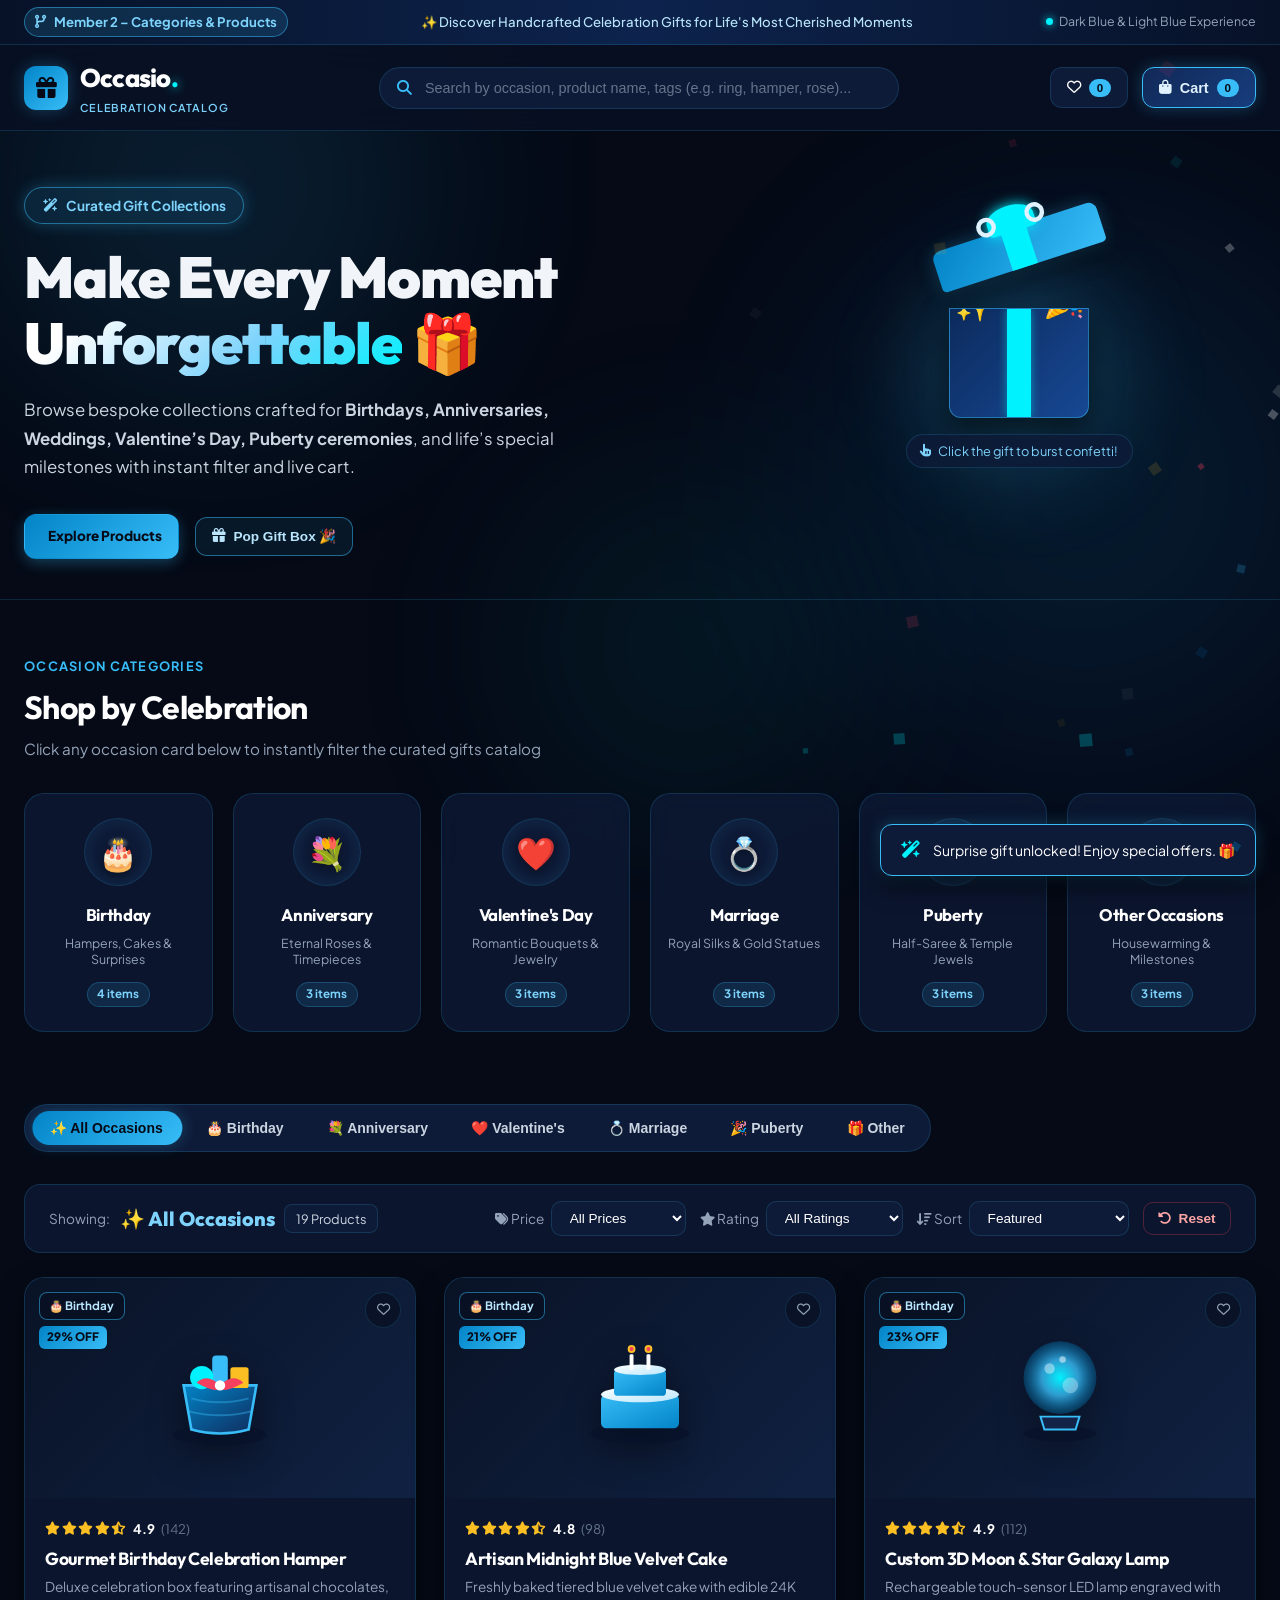
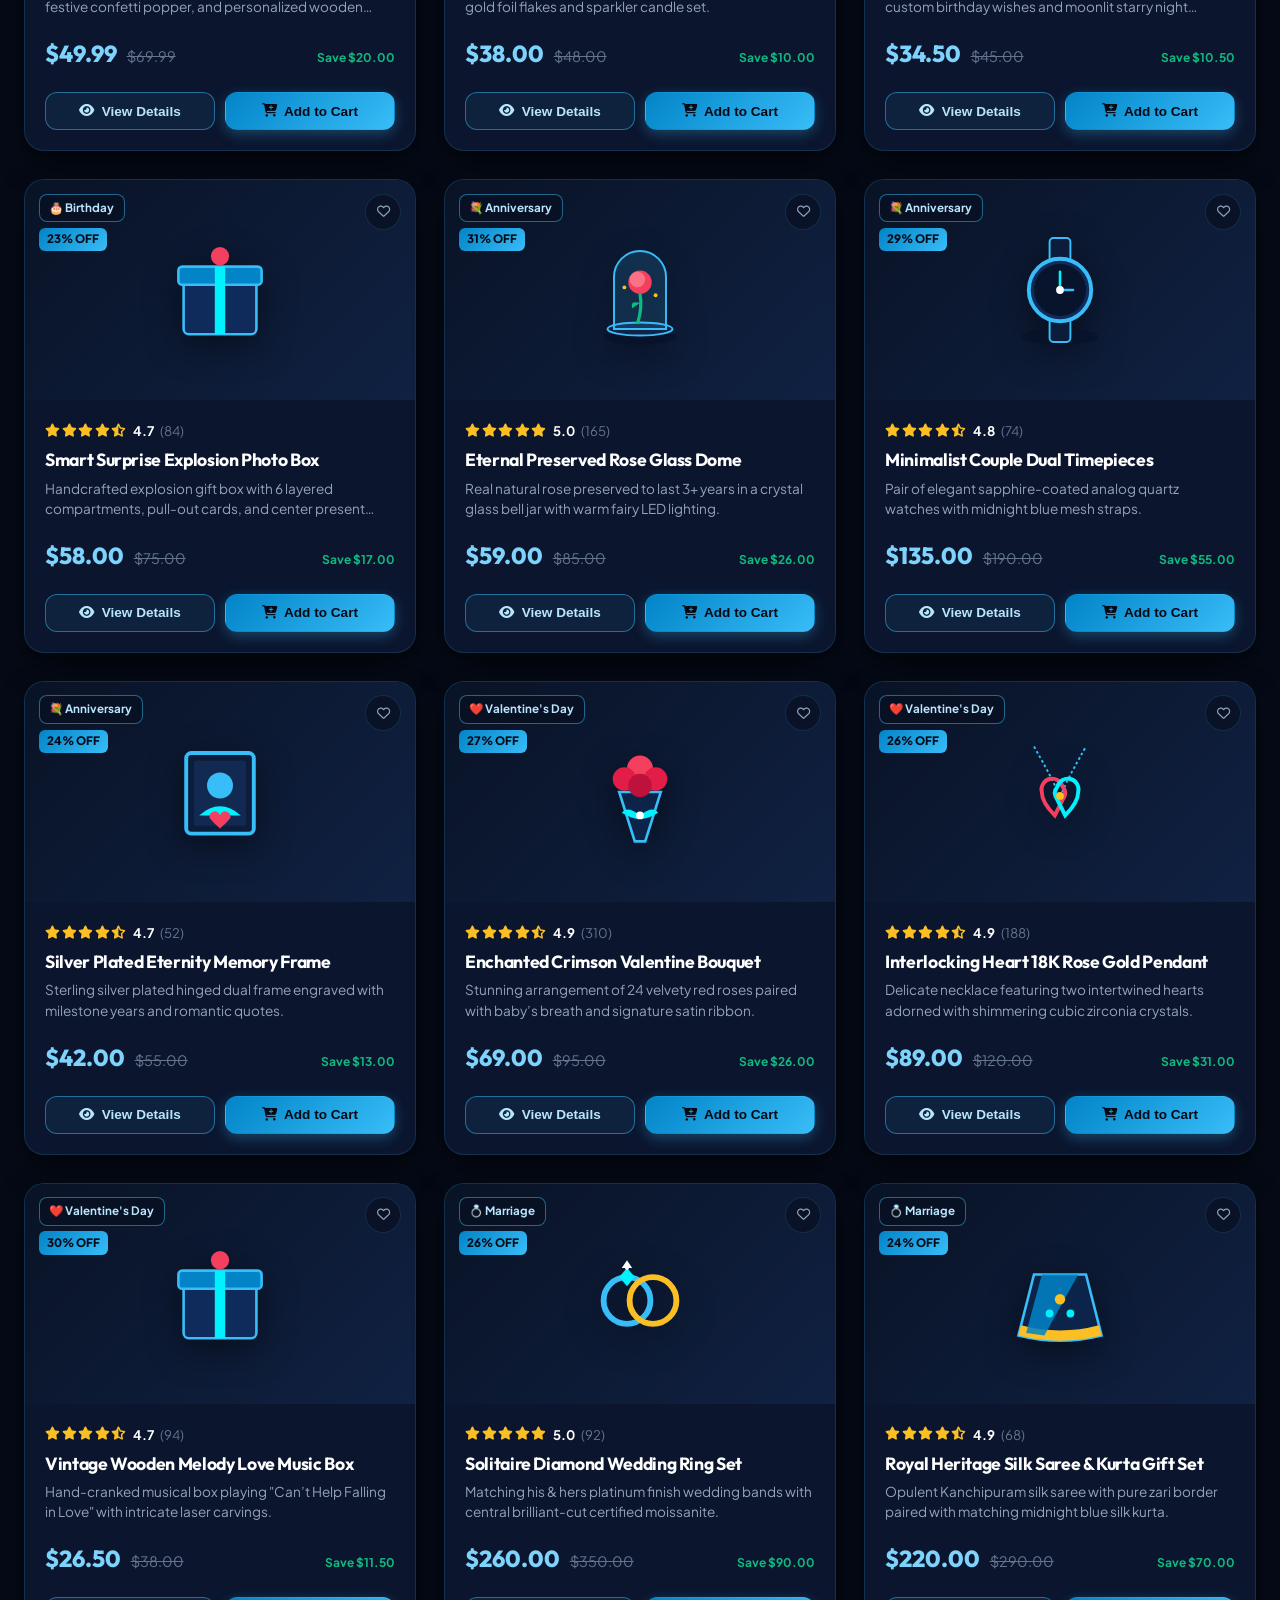
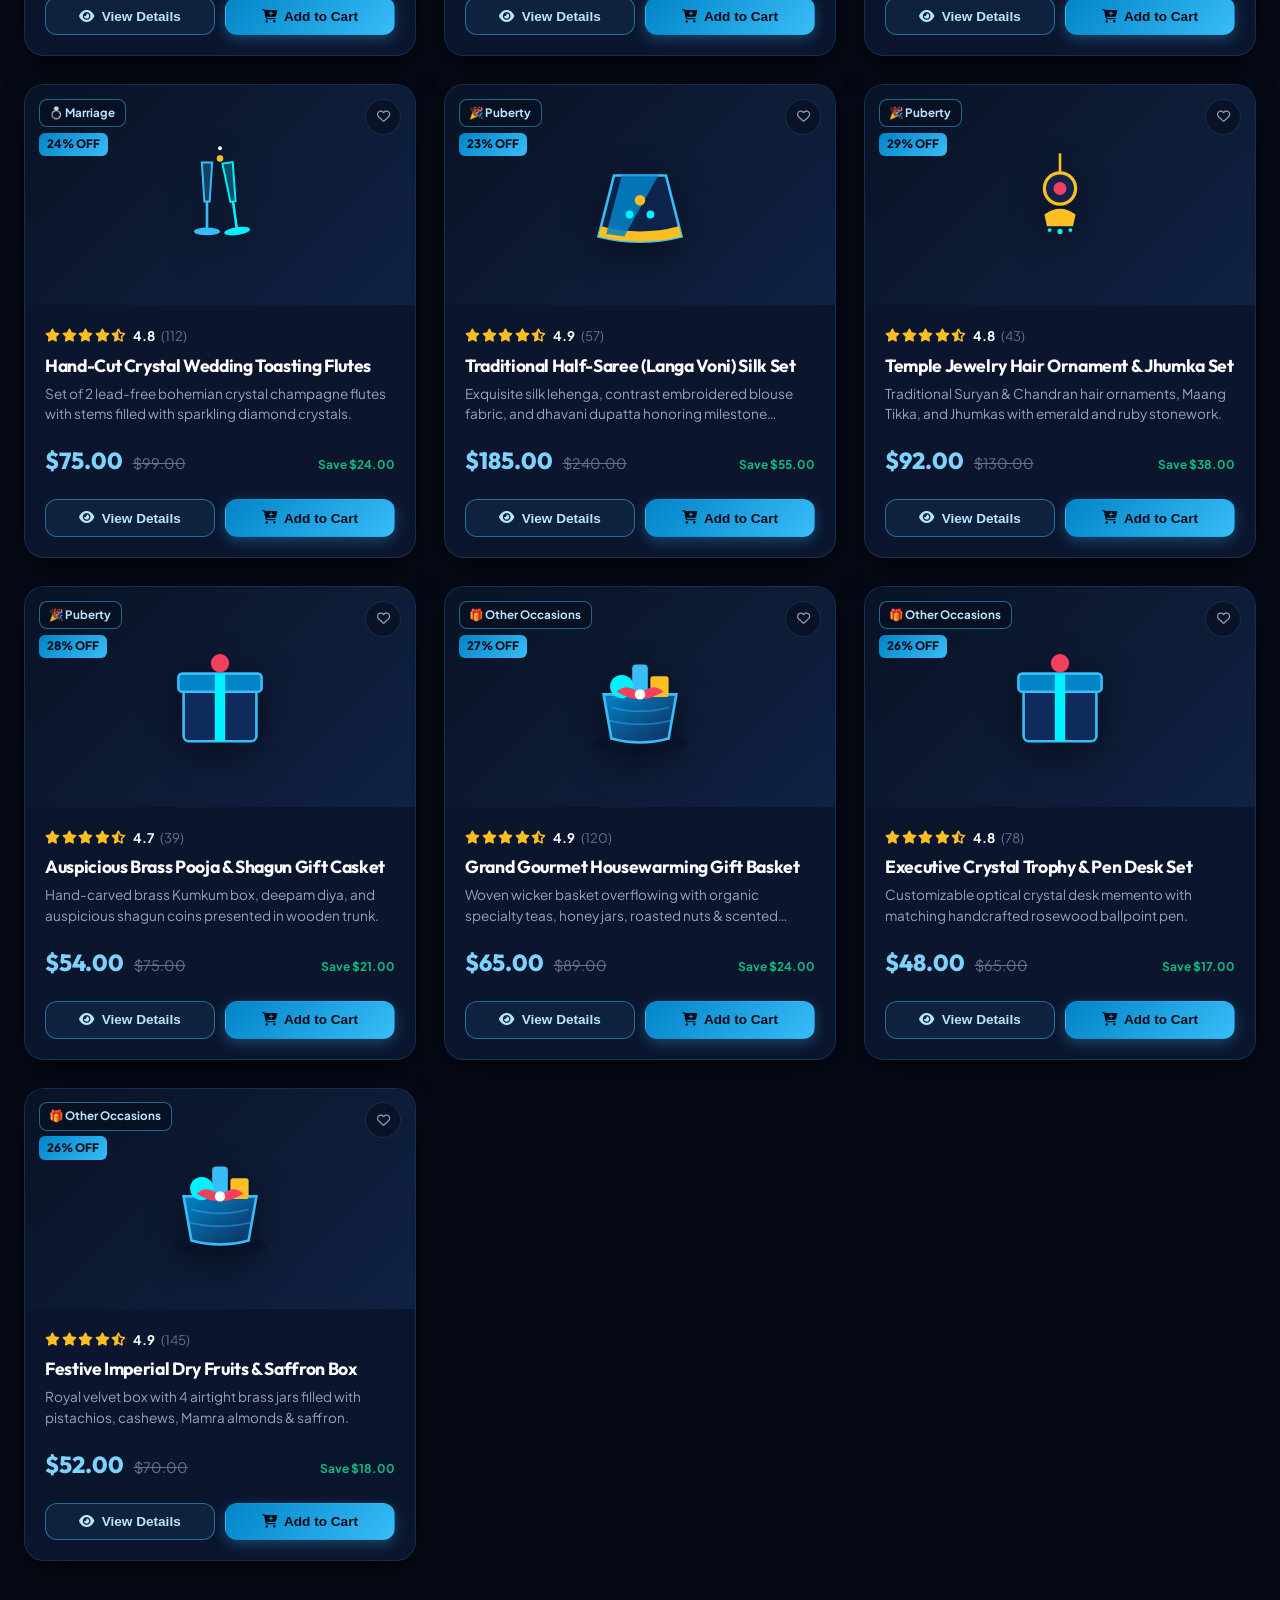
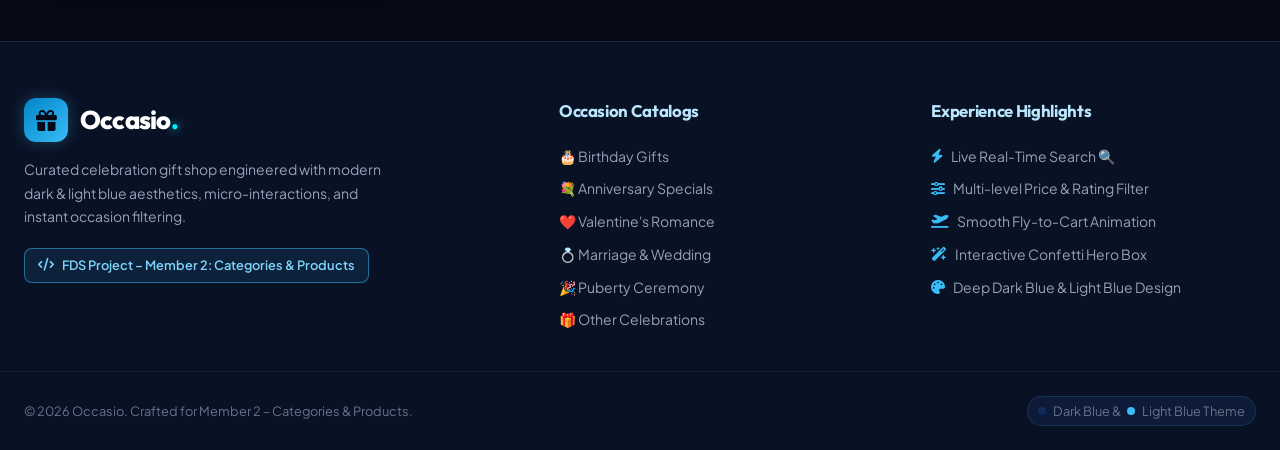
<file: member2-products/categories.html>
<!DOCTYPE html>
<html lang="en">
<head>
  <meta charset="UTF-8">
  <meta name="viewport" content="width=device-width, initial-scale=1.0">
  <title>Occasio 🎁 – Curated Occasion Gifts & Products</title>
  <!-- Google Fonts -->
  <link rel="preconnect" href="https://fonts.googleapis.com">
  <link rel="preconnect" href="https://fonts.gstatic.com" crossorigin>
  <link href="https://fonts.googleapis.com/css2?family=Outfit:wght@400;500;600;700;800;900&family=Plus+Jakarta+Sans:wght@300;400;500;600;700&display=swap" rel="stylesheet">
  <!-- FontAwesome 6 -->
  <link rel="stylesheet" href="https://cdnjs.cloudflare.com/ajax/libs/font-awesome/6.5.1/css/all.min.css">
  <link rel="stylesheet" href="style.css">
</head>
<body>
  <!-- Canvas Confetti Overlay -->
  <canvas id="confettiCanvas" class="confetti-canvas"></canvas>

  <!-- Drifting Aurora Background Mesh -->
  <div class="aurora-bg">
    <div class="aurora-blob blob-1" id="blob1"></div>
    <div class="aurora-blob blob-2" id="blob2"></div>
    <div class="aurora-blob blob-3" id="blob3"></div>
  </div>

  <!-- Announcement Bar -->
  <aside class="announcement-bar" aria-label="Portal Header">
    <div class="container announcement-inner">
      <div class="portal-badge">
        <i class="fa-solid fa-code-branch"></i> Member 2 – Categories & Products
      </div>
      <div class="announcement-tagline">
        ✨ Discover Handcrafted Celebration Gifts for Life's Most Cherished Moments
      </div>
      <div class="announcement-pill">
        <span class="live-pulse"></span> Dark Blue & Light Blue Experience
      </div>
    </div>
  </aside>

  <!-- Sticky Glass Navbar -->
  <header class="navbar" id="navbar">
    <div class="container nav-container">
      <!-- Brand Logo -->
      <a href="#" class="brand-link" id="brandLogo">
        <div class="brand-icon-box">
          <i class="fa-solid fa-gift"></i>
        </div>
        <div class="brand-copy">
          <span class="brand-title">Occasio<span class="brand-dot">.</span></span>
          <span class="brand-sub">Celebration Catalog</span>
        </div>
      </a>

      <!-- Search Input with live search -->
      <div class="search-module" role="search">
        <i class="fa-solid fa-magnifying-glass search-ico"></i>
        <input 
          type="text" 
          id="searchInput" 
          placeholder="Search by occasion, product name, tags (e.g. ring, hamper, rose)..." 
          autocomplete="off"
          aria-label="Search products"
        >
        <button id="clearSearchBtn" class="clear-search-btn" title="Clear Search" aria-label="Clear Search" style="display: none;">
          <i class="fa-solid fa-xmark"></i>
        </button>
      </div>

      <!-- Navigation Actions -->
      <div class="nav-controls">
        <button class="nav-btn wishlist-btn" id="wishlistNavBtn" title="View Wishlist" aria-label="Wishlist">
          <i class="fa-regular fa-heart"></i>
          <span class="badge" id="wishlistCount">0</span>
        </button>

        <button class="nav-btn cart-toggle-btn" id="cartNavBtn" title="View Cart" aria-label="Cart">
          <i class="fa-solid fa-bag-shopping" id="cartNavIcon"></i>
          <span class="cart-btn-text">Cart</span>
          <span class="badge cart-badge-anim" id="cartCount">0</span>
        </button>
      </div>
    </div>
  </header>

  <!-- Hero Section with Interactive Opening Gift Box & Confetti -->
  <section class="hero-section" id="heroSection">
    <div class="container hero-layout">
      <!-- Left Hero Details -->
      <div class="hero-text-col">
        <div class="hero-badge">
          <i class="fa-solid fa-wand-magic-sparkles"></i> Curated Gift Collections
        </div>
        <h1 class="hero-heading">
          Make Every Moment <br>
          <span class="gradient-blue-text">Unforgettable</span> 🎁
        </h1>
        <p class="hero-desc">
          Browse bespoke collections crafted for <strong>Birthdays, Anniversaries, Weddings, Valentine’s Day, Puberty ceremonies</strong>, and life’s special milestones with instant filter and live cart.
        </p>
        <div class="hero-cta-group">
          <a href="#catalogSection" class="btn btn-primary hero-explore-btn">
            <i class="fa-solid fa-sparkles"></i> Explore Products
          </a>
          <button class="btn btn-outline" id="reopenGiftBtn">
            <i class="fa-solid fa-gift"></i> Pop Gift Box 🎉
          </button>
        </div>
      </div>

      <!-- Right Interactive Gift Box Stage -->
      <div class="hero-gift-col">
        <div class="gift-box-wrapper" id="giftBoxContainer" title="Click to pop surprise gift box!">
          <div class="gift-aura"></div>
          <!-- 3D Gift Box -->
          <div class="gift-box" id="interactiveGiftBox">
            <div class="gift-lid" id="giftLid">
              <div class="gift-ribbon-bow"></div>
              <div class="gift-ribbon-h"></div>
            </div>
            <div class="gift-body">
              <div class="gift-ribbon-v"></div>
              <div class="gift-sparkles-burst" id="giftBurst">
                <span>✨</span><span>🎉</span><span>❤️</span><span>💍</span><span>🎂</span>
              </div>
            </div>
          </div>
          <div class="gift-tip">
            <i class="fa-solid fa-hand-pointer"></i> <span>Click the gift to burst confetti!</span>
          </div>
        </div>
      </div>
    </div>
  </section>

  <!-- Occasion Categories Showcase Section -->
  <section class="occasions-section" id="occasionsSection">
    <div class="container">
      <div class="section-header">
        <div class="header-left">
          <span class="section-badge">Occasion Categories</span>
          <h2 class="section-title">Shop by Celebration</h2>
        </div>
        <p class="section-subtitle">Click any occasion card below to instantly filter the curated gifts catalog</p>
      </div>

      <!-- 6 Occasion Category Cards + All -->
      <div class="occasions-cards-grid" id="occasionCardsContainer">
        <!-- 1. Birthday -->
        <div class="occasion-card" data-category="birthday" tabindex="0" role="button" aria-label="Birthday Category">
          <div class="card-glow"></div>
          <div class="card-icon-circle">
            <span class="occ-emoji">🎂</span>
          </div>
          <h3 class="occ-title">Birthday</h3>
          <p class="occ-desc">Hampers, Cakes & Surprises</p>
          <span class="occ-pill" id="badge-count-birthday">4 items</span>
        </div>

        <!-- 2. Anniversary -->
        <div class="occasion-card" data-category="anniversary" tabindex="0" role="button" aria-label="Anniversary Category">
          <div class="card-glow"></div>
          <div class="card-icon-circle">
            <span class="occ-emoji">💐</span>
          </div>
          <h3 class="occ-title">Anniversary</h3>
          <p class="occ-desc">Eternal Roses & Timepieces</p>
          <span class="occ-pill" id="badge-count-anniversary">3 items</span>
        </div>

        <!-- 3. Valentine's Day -->
        <div class="occasion-card" data-category="valentines" tabindex="0" role="button" aria-label="Valentine's Day Category">
          <div class="card-glow"></div>
          <div class="card-icon-circle">
            <span class="occ-emoji">❤️</span>
          </div>
          <h3 class="occ-title">Valentine's Day</h3>
          <p class="occ-desc">Romantic Bouquets & Jewelry</p>
          <span class="occ-pill" id="badge-count-valentines">3 items</span>
        </div>

        <!-- 4. Marriage -->
        <div class="occasion-card" data-category="marriage" tabindex="0" role="button" aria-label="Marriage Category">
          <div class="card-glow"></div>
          <div class="card-icon-circle">
            <span class="occ-emoji">💍</span>
          </div>
          <h3 class="occ-title">Marriage</h3>
          <p class="occ-desc">Royal Silks & Gold Statues</p>
          <span class="occ-pill" id="badge-count-marriage">3 items</span>
        </div>

        <!-- 5. Puberty -->
        <div class="occasion-card" data-category="puberty" tabindex="0" role="button" aria-label="Puberty Category">
          <div class="card-glow"></div>
          <div class="card-icon-circle">
            <span class="occ-emoji">🎉</span>
          </div>
          <h3 class="occ-title">Puberty</h3>
          <p class="occ-desc">Half-Saree & Temple Jewels</p>
          <span class="occ-pill" id="badge-count-puberty">3 items</span>
        </div>

        <!-- 6. Other Occasions -->
        <div class="occasion-card" data-category="other" tabindex="0" role="button" aria-label="Other Occasions Category">
          <div class="card-glow"></div>
          <div class="card-icon-circle">
            <span class="occ-emoji">🎁</span>
          </div>
          <h3 class="occ-title">Other Occasions</h3>
          <p class="occ-desc">Housewarming & Milestones</p>
          <span class="occ-pill" id="badge-count-other">3 items</span>
        </div>
      </div>
    </div>
  </section>

  <!-- Catalog Section: Filter Chips with Sliding Indicator + Product Grid -->
  <section class="catalog-section" id="catalogSection">
    <div class="container">
      <!-- Sliding Filter Tabs Bar -->
      <div class="filter-tabs-wrapper">
        <div class="filter-tabs-track" id="filterTabsTrack">
          <div class="sliding-pill-indicator" id="slidingIndicator"></div>
          <button class="filter-tab active" data-tab="all">✨ All Occasions</button>
          <button class="filter-tab" data-tab="birthday">🎂 Birthday</button>
          <button class="filter-tab" data-tab="anniversary">💐 Anniversary</button>
          <button class="filter-tab" data-tab="valentines">❤️ Valentine's</button>
          <button class="filter-tab" data-tab="marriage">💍 Marriage</button>
          <button class="filter-tab" data-tab="puberty">🎉 Puberty</button>
          <button class="filter-tab" data-tab="other">🎁 Other</button>
        </div>
      </div>

      <!-- Secondary Controls & Result Info -->
      <div class="catalog-toolbar">
        <div class="toolbar-left">
          <div class="current-selection-info">
            <span class="label-mute">Showing:</span>
            <span class="category-highlight" id="activeCategoryName">All Occasions</span>
            <span class="product-badge-counter" id="productsCountBadge">0 Products</span>
          </div>
        </div>

        <div class="toolbar-right">
          <!-- Price Range Filter -->
          <div class="select-group">
            <label for="priceFilterSelect"><i class="fa-solid fa-tags"></i> Price</label>
            <select id="priceFilterSelect" class="styled-select">
              <option value="all">All Prices</option>
              <option value="under-50">Under $50</option>
              <option value="50-100">$50 – $100</option>
              <option value="100-200">$100 – $200</option>
              <option value="above-200">$200 & Above</option>
            </select>
          </div>

          <!-- Rating Filter -->
          <div class="select-group">
            <label for="ratingFilterSelect"><i class="fa-solid fa-star"></i> Rating</label>
            <select id="ratingFilterSelect" class="styled-select">
              <option value="all">All Ratings</option>
              <option value="4.8">4.8★ & Above</option>
              <option value="4.5">4.5★ & Above</option>
              <option value="4.0">4.0★ & Above</option>
            </select>
          </div>

          <!-- Sort Order -->
          <div class="select-group">
            <label for="sortFilterSelect"><i class="fa-solid fa-arrow-down-wide-short"></i> Sort</label>
            <select id="sortFilterSelect" class="styled-select">
              <option value="featured">Featured</option>
              <option value="price-low">Price: Low to High</option>
              <option value="price-high">Price: High to Low</option>
              <option value="rating">Highest Rated</option>
              <option value="name">Name (A-Z)</option>
            </select>
          </div>

          <!-- Reset Filter Button -->
          <button class="btn-reset-filters" id="resetFiltersBtn" title="Reset All Filters">
            <i class="fa-solid fa-rotate-left"></i> Reset
          </button>
        </div>
      </div>

      <!-- Active Filters Tag Pills (Removable) -->
      <div class="active-filters-row" id="activeFiltersRow" style="display: none;">
        <span class="tags-label">Applied:</span>
        <div class="filter-tags-container" id="filterTagsContainer"></div>
        <button class="clear-all-link" id="clearAllFiltersBtn">Clear All</button>
      </div>

      <!-- Dynamic Product Grid -->
      <div class="products-grid" id="productsGrid">
        <!-- Rendered dynamically -->
      </div>

      <!-- Empty State -->
      <div class="empty-state-card" id="emptyStateCard" style="display: none;">
        <div class="empty-state-icon">
          <i class="fa-solid fa-magnifying-glass"></i>
        </div>
        <h3 class="empty-title">No Matching Occasion Gifts Found</h3>
        <p class="empty-desc">We couldn't find any items matching your active search or filters. Try adjusting keywords or clearing filters.</p>
        <button class="btn btn-primary" id="emptyResetBtn">
          <i class="fa-solid fa-rotate-left"></i> Reset All Filters
        </button>
      </div>
    </div>
  </section>

  <!-- Quick View Details Modal -->
  <div class="modal-backdrop" id="productModal" role="dialog" aria-modal="true" aria-labelledby="modalProductTitle">
    <div class="modal-card">
      <button class="modal-close" id="closeModalBtn" aria-label="Close Details Modal">
        <i class="fa-solid fa-xmark"></i>
      </button>
      <div class="modal-content-layout" id="modalDynamicBody">
        <!-- Injected dynamically -->
      </div>
    </div>
  </div>

  <!-- Slide-Out Cart Drawer -->
  <div class="cart-backdrop" id="cartBackdrop">
    <div class="cart-panel" id="cartPanel" role="dialog" aria-labelledby="cartPanelTitle">
      <div class="cart-top">
        <div class="cart-top-title">
          <i class="fa-solid fa-bag-shopping"></i>
          <h3 id="cartPanelTitle">Your Shopping Bag</h3>
        </div>
        <button class="cart-close" id="closeCartBtn" aria-label="Close Shopping Cart">
          <i class="fa-solid fa-xmark"></i>
        </button>
      </div>

      <div class="cart-items-scroll" id="cartItemsList">
        <!-- Cart Items Injected Dynamically -->
      </div>

      <div class="cart-bottom">
        <div class="summary-row">
          <span>Subtotal</span>
          <span class="summary-val" id="cartSubtotal">$0.00</span>
        </div>
        <div class="summary-row">
          <span>Estimated Express Shipping</span>
          <span class="free-shipping-tag">FREE</span>
        </div>
        <div class="summary-row total-row">
          <span>Total</span>
          <span class="total-val" id="cartTotal">$0.00</span>
        </div>

        <div class="cart-cta-box">
          <button class="btn btn-primary btn-block checkout-action-btn" id="checkoutBtn">
            <i class="fa-solid fa-lock"></i> Checkout Now
          </button>
          <button class="btn btn-outline btn-block clear-action-btn" id="clearCartBtn">
            <i class="fa-solid fa-trash-can"></i> Clear Cart
          </button>
        </div>
      </div>
    </div>
  </div>

  <!-- Toast Notification Stack -->
  <div class="toast-stack" id="toastStack" aria-live="polite"></div>

  <!-- Footer -->
  <footer class="site-footer">
    <div class="container footer-grid">
      <div class="footer-brand-col">
        <div class="brand-link">
          <div class="brand-icon-box">
            <i class="fa-solid fa-gift"></i>
          </div>
          <span class="brand-title">Occasio<span class="brand-dot">.</span></span>
        </div>
        <p class="footer-blurb">
          Curated celebration gift shop engineered with modern dark & light blue aesthetics, micro-interactions, and instant occasion filtering.
        </p>
        <div class="footer-tag-pill">
          <i class="fa-solid fa-code"></i> FDS Project – Member 2: Categories & Products
        </div>
      </div>

      <div class="footer-nav-col">
        <h4>Occasion Catalogs</h4>
        <ul>
          <li><a href="#catalogSection" onclick="filterByOccasion('birthday')">🎂 Birthday Gifts</a></li>
          <li><a href="#catalogSection" onclick="filterByOccasion('anniversary')">💐 Anniversary Specials</a></li>
          <li><a href="#catalogSection" onclick="filterByOccasion('valentines')">❤️ Valentine's Romance</a></li>
          <li><a href="#catalogSection" onclick="filterByOccasion('marriage')">💍 Marriage & Wedding</a></li>
          <li><a href="#catalogSection" onclick="filterByOccasion('puberty')">🎉 Puberty Ceremony</a></li>
          <li><a href="#catalogSection" onclick="filterByOccasion('other')">🎁 Other Celebrations</a></li>
        </ul>
      </div>

      <div class="footer-features-col">
        <h4>Experience Highlights</h4>
        <ul>
          <li><span><i class="fa-solid fa-bolt"></i> Live Real-Time Search 🔍</span></li>
          <li><span><i class="fa-solid fa-sliders"></i> Multi-level Price & Rating Filter</span></li>
          <li><span><i class="fa-solid fa-plane-departure"></i> Smooth Fly-to-Cart Animation</span></li>
          <li><span><i class="fa-solid fa-wand-magic-sparkles"></i> Interactive Confetti Hero Box</span></li>
          <li><span><i class="fa-solid fa-palette"></i> Deep Dark Blue & Light Blue Design</span></li>
        </ul>
      </div>
    </div>

    <div class="footer-sub-bar">
      <div class="container sub-bar-flex">
        <span>© 2026 Occasio. Crafted for Member 2 – Categories & Products.</span>
        <span class="theme-signature">
          <span class="palette-swatch swatch-dark"></span> Dark Blue &
          <span class="palette-swatch swatch-light"></span> Light Blue Theme
        </span>
      </div>
    </div>
  </footer>

  <!-- Scripts -->
  <script src="app.js"></script>
</body>
</html>
</file>
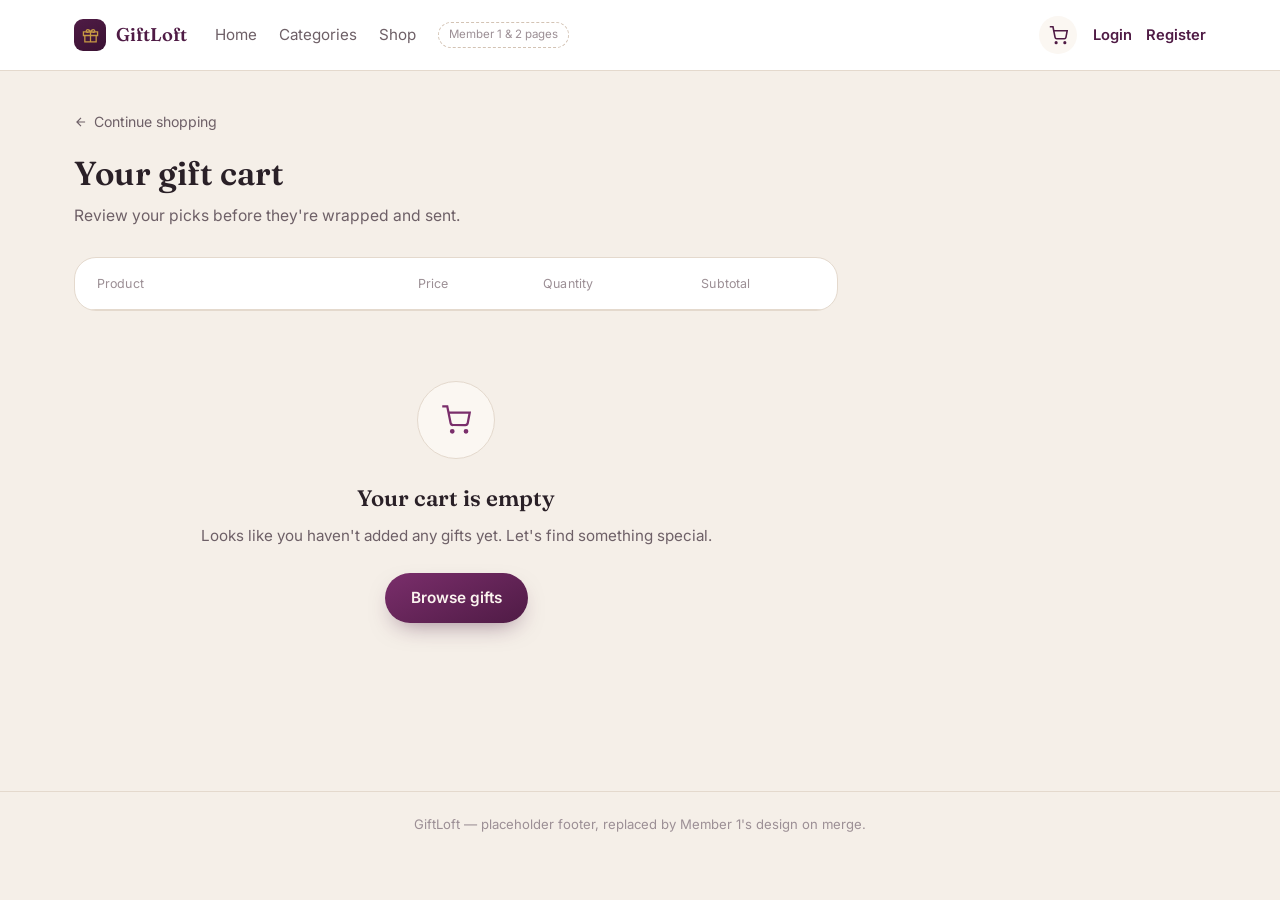
<file: giftloft-member3/pages/cart.html>
<!DOCTYPE html>
<html lang="en">
<head>
<meta charset="UTF-8">
<meta name="viewport" content="width=device-width, initial-scale=1.0">
<title>Your Cart — GiftLoft</title>
<link rel="stylesheet" href="../css/auth-cart.css">
</head>
<body class="gs-body">

  <!-- ============ TEMP NAV (Member 1 owns the real navbar) ============ -->
  <header class="gs-nav">
    <div class="gs-nav__inner">
      <a href="../index.html" class="gs-nav__brand">
        <span class="gs-nav__brand-mark" aria-hidden="true">
          <svg width="17" height="17" viewBox="0 0 24 24" fill="none" stroke="currentColor" stroke-width="1.8"><path d="M20 12v9H4v-9M2 7h20v5H2V7zm10 0v14M12 7c-1.5-4-6-4-6-1s3 1 6 1zm0 0c1.5-4 6-4 6-1s-3 1-6 1z"/></svg>
        </span>
        GiftLoft
      </a>
      <nav class="gs-nav__links" aria-label="Primary">
        <a href="../index.html">Home</a>
        <a href="categories.html">Categories</a>
        <a href="products.html">Shop</a>
        <span class="gs-nav__note">Member 1 &amp; 2 pages</span>
      </nav>
      <div class="gs-nav__actions">
        <a href="cart.html" class="gs-cart-link" aria-label="View cart">
          <svg width="19" height="19" viewBox="0 0 24 24" fill="none" stroke="currentColor" stroke-width="2"><circle cx="9" cy="21" r="1"/><circle cx="20" cy="21" r="1"/><path d="M1 1h4l2.68 13.39a2 2 0 0 0 2 1.61h9.72a2 2 0 0 0 2-1.61L23 6H6"/></svg>
          <span class="gs-cart-badge" data-gs-cart-badge data-empty="true">0</span>
        </a>
        <div data-gs-nav-auth></div>
      </div>
    </div>
  </header>

  <main class="gs-page">
    <div class="gs-page-head">
      <a href="products.html" class="gs-eyebrow-link">
        <svg width="14" height="14" viewBox="0 0 24 24" fill="none" stroke="currentColor" stroke-width="2"><path d="M19 12H5M12 19l-7-7 7-7"/></svg>
        Continue shopping
      </a>
      <h1 class="gs-page-title">Your gift cart</h1>
      <p class="gs-page-sub">Review your picks before they're wrapped and sent.</p>
    </div>

    <div class="gs-cart-layout">
      <div>
        <div class="gs-cart-list" data-gs-cart-list-wrap>
          <div class="gs-cart-list__head">
            <span>Product</span>
            <span>Price</span>
            <span>Quantity</span>
            <span>Subtotal</span>
          </div>
          <div data-gs-cart-list></div>
        </div>

        <!-- Empty state -->
        <div class="gs-empty" data-gs-cart-empty style="display:none;">
          <div class="gs-empty__icon">
            <svg width="30" height="30" viewBox="0 0 24 24" fill="none" stroke="currentColor" stroke-width="1.8"><circle cx="9" cy="21" r="1"/><circle cx="20" cy="21" r="1"/><path d="M1 1h4l2.68 13.39a2 2 0 0 0 2 1.61h9.72a2 2 0 0 0 2-1.61L23 6H6"/></svg>
          </div>
          <h2 class="gs-empty__title">Your cart is empty</h2>
          <p class="gs-empty__sub">Looks like you haven't added any gifts yet. Let's find something special.</p>
          <a href="products.html" class="gs-btn gs-btn--primary">Browse gifts</a>
        </div>
      </div>

      <!-- Gift-tag summary -->
      <aside class="gs-tag" data-gs-cart-summary>
        <h2 class="gs-tag__title">Order summary</h2>
        <p class="gs-tag__note">Taxes calculated at checkout</p>

        <div class="gs-tag__row"><span>Items</span><span data-gs-summary-qty>0</span></div>
        <div class="gs-tag__row"><span>Subtotal</span><span data-gs-summary-subtotal>₹0</span></div>
        <div class="gs-tag__row"><span>Delivery</span><span data-gs-summary-delivery>Free</span></div>
        <hr class="gs-tag__divider">
        <div class="gs-tag__row gs-tag__row--total"><span>Total</span><span data-gs-summary-total>₹0</span></div>

        <div class="gs-tag__actions">
          <a href="checkout.html" class="gs-btn gs-btn--primary gs-btn--full">Proceed to checkout</a>
          <a href="products.html" class="gs-btn gs-btn--ghost gs-btn--full">Continue shopping</a>
        </div>
      </aside>
    </div>
  </main>

  <footer class="gs-footer">GiftLoft — placeholder footer, replaced by Member 1's design on merge.</footer>

  <script src="../js/auth.js"></script>
  <script src="../js/cart.js"></script>
</body>
</html>
</file>
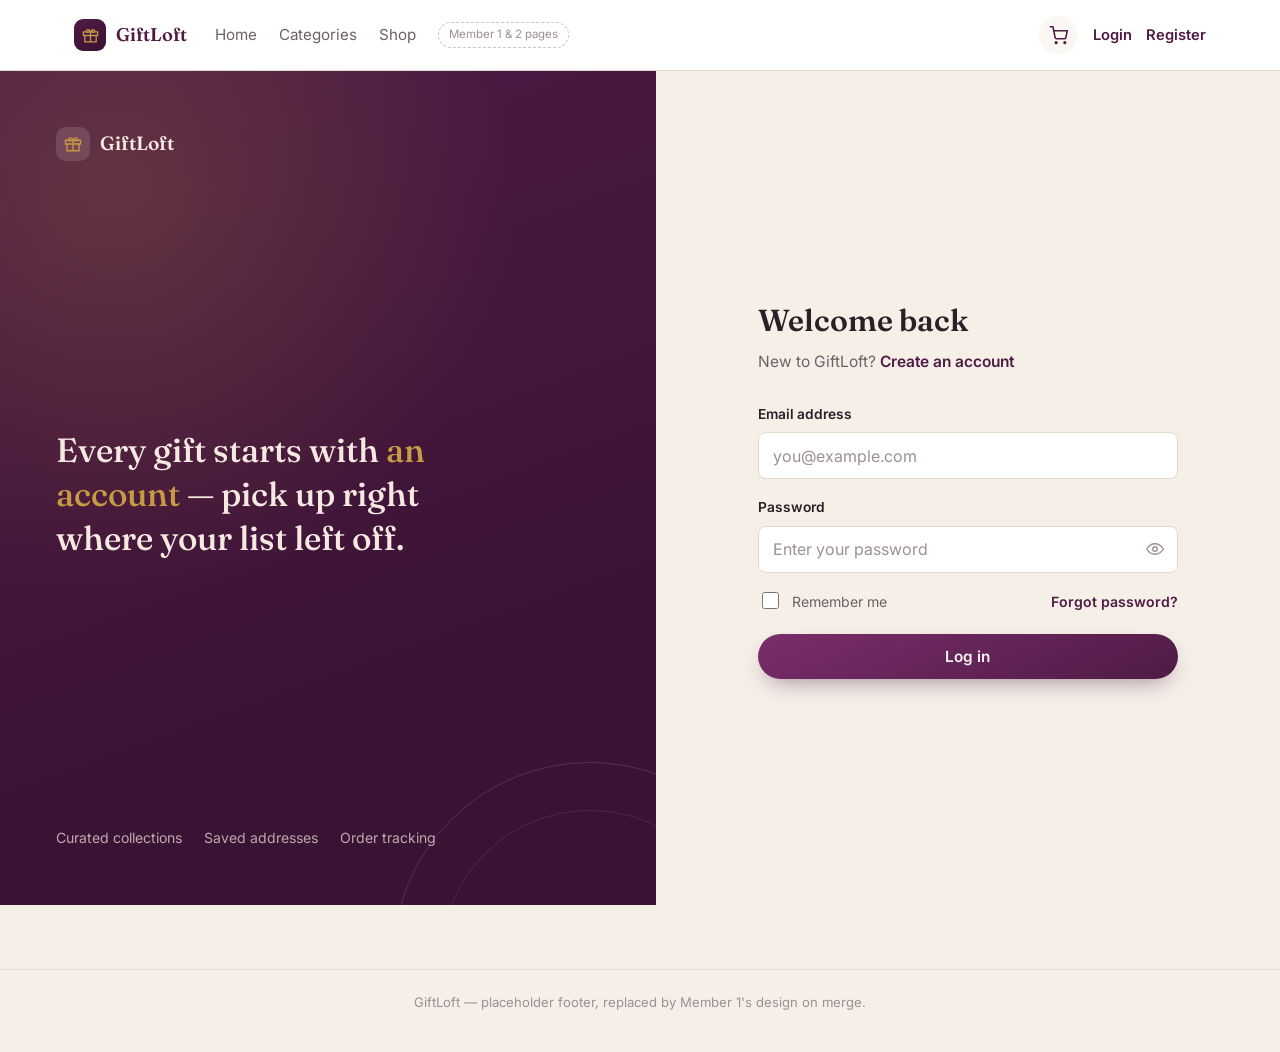
<file: giftloft-member3/pages/checkout.html>
<!DOCTYPE html>
<html lang="en">
<head>
<meta charset="UTF-8">
<meta name="viewport" content="width=device-width, initial-scale=1.0">
<title>Checkout — GiftLoft</title>
<link rel="stylesheet" href="../css/auth-cart.css">
</head>
<body class="gs-body">

  <!-- ============ TEMP NAV (Member 1 owns the real navbar) ============ -->
  <header class="gs-nav">
    <div class="gs-nav__inner">
      <a href="../index.html" class="gs-nav__brand">
        <span class="gs-nav__brand-mark" aria-hidden="true">
          <svg width="17" height="17" viewBox="0 0 24 24" fill="none" stroke="currentColor" stroke-width="1.8"><path d="M20 12v9H4v-9M2 7h20v5H2V7zm10 0v14M12 7c-1.5-4-6-4-6-1s3 1 6 1zm0 0c1.5-4 6-4 6-1s-3 1-6 1z"/></svg>
        </span>
        GiftLoft
      </a>
      <nav class="gs-nav__links" aria-label="Primary">
        <a href="../index.html">Home</a>
        <a href="categories.html">Categories</a>
        <a href="products.html">Shop</a>
        <span class="gs-nav__note">Member 1 &amp; 2 pages</span>
      </nav>
      <div class="gs-nav__actions">
        <a href="cart.html" class="gs-cart-link" aria-label="View cart">
          <svg width="19" height="19" viewBox="0 0 24 24" fill="none" stroke="currentColor" stroke-width="2"><circle cx="9" cy="21" r="1"/><circle cx="20" cy="21" r="1"/><path d="M1 1h4l2.68 13.39a2 2 0 0 0 2 1.61h9.72a2 2 0 0 0 2-1.61L23 6H6"/></svg>
          <span class="gs-cart-badge" data-gs-cart-badge data-empty="true">0</span>
        </a>
        <div data-gs-nav-auth></div>
      </div>
    </div>
  </header>

  <main class="gs-page">
    <div class="gs-page-head">
      <a href="cart.html" class="gs-eyebrow-link">
        <svg width="14" height="14" viewBox="0 0 24 24" fill="none" stroke="currentColor" stroke-width="2"><path d="M19 12H5M12 19l-7-7 7-7"/></svg>
        Back to cart
      </a>
      <h1 class="gs-page-title">Checkout</h1>
      <p class="gs-page-sub">Almost there — confirm the details and we'll get it wrapped.</p>
    </div>

    <form data-gs-checkout-form novalidate>
      <div class="gs-checkout-layout">
        <div>
          <!-- A. Customer Information -->
          <section class="gs-section">
            <div class="gs-section__head">
              <span class="gs-section__num">1</span>
              <h2 class="gs-section__title">Customer information</h2>
            </div>
            <div class="gs-field">
              <label class="gs-field__label" for="fullName">Full name</label>
              <input class="gs-input" type="text" id="fullName" name="fullName" placeholder="Ananya Sharma" required>
              <p class="gs-error-text">Enter your full name.</p>
            </div>
            <div class="gs-field__row gs-field__row--2">
              <div class="gs-field">
                <label class="gs-field__label" for="email">Email</label>
                <input class="gs-input" type="email" id="email" name="email" placeholder="you@example.com" required>
                <p class="gs-error-text">Enter a valid email address.</p>
              </div>
              <div class="gs-field">
                <label class="gs-field__label" for="phone">Phone number</label>
                <input class="gs-input" type="tel" id="phone" name="phone" placeholder="9876543210" required>
                <p class="gs-error-text">Enter a valid 10-digit phone number.</p>
              </div>
            </div>
          </section>

          <!-- B. Delivery Address -->
          <section class="gs-section">
            <div class="gs-section__head">
              <span class="gs-section__num">2</span>
              <h2 class="gs-section__title">Delivery address</h2>
            </div>
            <div class="gs-field">
              <label class="gs-field__label" for="address">Address</label>
              <input class="gs-input" type="text" id="address" name="address" placeholder="Flat / House no., street, locality" required>
              <p class="gs-error-text">Enter your delivery address.</p>
            </div>
            <div class="gs-field__row gs-field__row--3">
              <div class="gs-field">
                <label class="gs-field__label" for="city">City</label>
                <input class="gs-input" type="text" id="city" name="city" placeholder="Coimbatore" required>
                <p class="gs-error-text">Enter your city.</p>
              </div>
              <div class="gs-field">
                <label class="gs-field__label" for="state">State</label>
                <input class="gs-input" type="text" id="state" name="state" placeholder="Tamil Nadu" required>
                <p class="gs-error-text">Enter your state.</p>
              </div>
              <div class="gs-field">
                <label class="gs-field__label" for="pincode">Pincode</label>
                <input class="gs-input" type="text" id="pincode" name="pincode" placeholder="641001" inputmode="numeric" required>
                <p class="gs-error-text">Enter a valid 6-digit pincode.</p>
              </div>
            </div>
          </section>

          <!-- C. Payment Method -->
          <section class="gs-section">
            <div class="gs-section__head">
              <span class="gs-section__num">3</span>
              <h2 class="gs-section__title">Payment method</h2>
            </div>

            <div class="gs-pay-options">
              <label class="gs-pay-option" data-gs-pay-option="upi">
                <input type="radio" name="paymentMethod" value="upi" checked>
                <span class="gs-pay-option__icon">
                  <svg width="17" height="17" viewBox="0 0 24 24" fill="none" stroke="currentColor" stroke-width="1.8"><path d="M12 2 2 8l10 6 10-6-10-6zM2 16l10 6 10-6M2 12l10 6 10-6"/></svg>
                </span>
                <span>
                  <span class="gs-pay-option__label" style="display:block;">UPI</span>
                  <span class="gs-pay-option__desc">Pay instantly via any UPI app</span>
                </span>
              </label>

              <label class="gs-pay-option" data-gs-pay-option="card">
                <input type="radio" name="paymentMethod" value="card">
                <span class="gs-pay-option__icon">
                  <svg width="17" height="17" viewBox="0 0 24 24" fill="none" stroke="currentColor" stroke-width="1.8"><rect x="1" y="4" width="22" height="16" rx="2"/><path d="M1 10h22"/></svg>
                </span>
                <span>
                  <span class="gs-pay-option__label" style="display:block;">Credit / Debit card</span>
                  <span class="gs-pay-option__desc">Visa, Mastercard, RuPay accepted</span>
                </span>
              </label>

              <label class="gs-pay-option" data-gs-pay-option="cod">
                <input type="radio" name="paymentMethod" value="cod">
                <span class="gs-pay-option__icon">
                  <svg width="17" height="17" viewBox="0 0 24 24" fill="none" stroke="currentColor" stroke-width="1.8"><path d="M12 1v22M17 5H9.5a3.5 3.5 0 0 0 0 7h5a3.5 3.5 0 0 1 0 7H6"/></svg>
                </span>
                <span>
                  <span class="gs-pay-option__label" style="display:block;">Cash on delivery</span>
                  <span class="gs-pay-option__desc">Pay when your gift arrives</span>
                </span>
              </label>
            </div>

            <!-- UPI detail -->
            <div class="gs-pay-detail" data-gs-pay-detail="upi">
              <div class="gs-field">
                <label class="gs-field__label" for="upiId">UPI ID</label>
                <input class="gs-input" type="text" id="upiId" name="upiId" placeholder="yourname@bank">
                <p class="gs-error-text">Enter a valid UPI ID (e.g. name@bank).</p>
              </div>
            </div>

            <!-- Card detail -->
            <div class="gs-pay-detail" data-gs-pay-detail="card">
              <div class="gs-field">
                <label class="gs-field__label" for="cardNumber">Card number</label>
                <input class="gs-input" type="text" id="cardNumber" name="cardNumber" placeholder="1234 5678 9012 3456" inputmode="numeric" maxlength="19">
                <p class="gs-error-text">Enter a valid card number.</p>
              </div>
              <div class="gs-field__row gs-field__row--2">
                <div class="gs-field">
                  <label class="gs-field__label" for="cardExpiry">Expiry date</label>
                  <input class="gs-input" type="text" id="cardExpiry" name="cardExpiry" placeholder="MM/YY" maxlength="5">
                  <p class="gs-error-text">Enter a valid, unexpired MM/YY date.</p>
                </div>
                <div class="gs-field">
                  <label class="gs-field__label" for="cardCVV">CVV</label>
                  <input class="gs-input" type="password" id="cardCVV" name="cardCVV" placeholder="123" inputmode="numeric" maxlength="4">
                  <p class="gs-error-text">Enter a valid CVV.</p>
                </div>
              </div>
              <div class="gs-field">
                <label class="gs-field__label" for="cardHolder">Name on card</label>
                <input class="gs-input" type="text" id="cardHolder" name="cardHolder" placeholder="Ananya Sharma">
                <p class="gs-error-text">Enter the name on the card.</p>
              </div>
            </div>

            <!-- COD detail (nothing to fill, just a note) -->
            <div class="gs-pay-detail" data-gs-pay-detail="cod">
              <p class="gs-page-sub" style="font-size:0.85rem;">Keep the exact amount handy for a smooth handover at your doorstep.</p>
            </div>
          </section>
        </div>

        <!-- Order summary (gift-tag) -->
        <aside class="gs-tag">
          <h2 class="gs-tag__title">Order summary</h2>
          <p class="gs-tag__note">Double-check before you place the order</p>

          <div data-gs-checkout-products style="margin-bottom:8px;"></div>

          <hr class="gs-tag__divider">
          <div class="gs-tag__row"><span>Items</span><span data-gs-summary-qty>0</span></div>
          <div class="gs-tag__row"><span>Subtotal</span><span data-gs-summary-subtotal>₹0</span></div>
          <div class="gs-tag__row"><span>Delivery</span><span data-gs-summary-delivery>Free</span></div>
          <hr class="gs-tag__divider">
          <div class="gs-tag__row gs-tag__row--total"><span>Total</span><span data-gs-summary-total>₹0</span></div>

          <div class="gs-tag__actions">
            <button type="submit" class="gs-btn gs-btn--primary gs-btn--full">Place order</button>
          </div>
        </aside>
      </div>
    </form>
  </main>

  <footer class="gs-footer">GiftLoft — placeholder footer, replaced by Member 1's design on merge.</footer>

  <script src="../js/auth.js"></script>
  <script src="../js/cart.js"></script>
  <script src="../js/checkout.js"></script>
  <script>
    // Light UX touch: auto-format the card number with spaces as the user types
    document.addEventListener("DOMContentLoaded", function () {
      var cardInput = document.getElementById("cardNumber");
      if (cardInput) {
        cardInput.addEventListener("input", function () {
          var digits = cardInput.value.replace(/\D/g, "").slice(0, 16);
          cardInput.value = digits.replace(/(.{4})/g, "$1 ").trim();
        });
      }
      var expiryInput = document.getElementById("cardExpiry");
      if (expiryInput) {
        expiryInput.addEventListener("input", function () {
          var digits = expiryInput.value.replace(/\D/g, "").slice(0, 4);
          if (digits.length > 2) digits = digits.slice(0, 2) + "/" + digits.slice(2);
          expiryInput.value = digits;
        });
      }
    });
  </script>
</body>
</html>
</file>
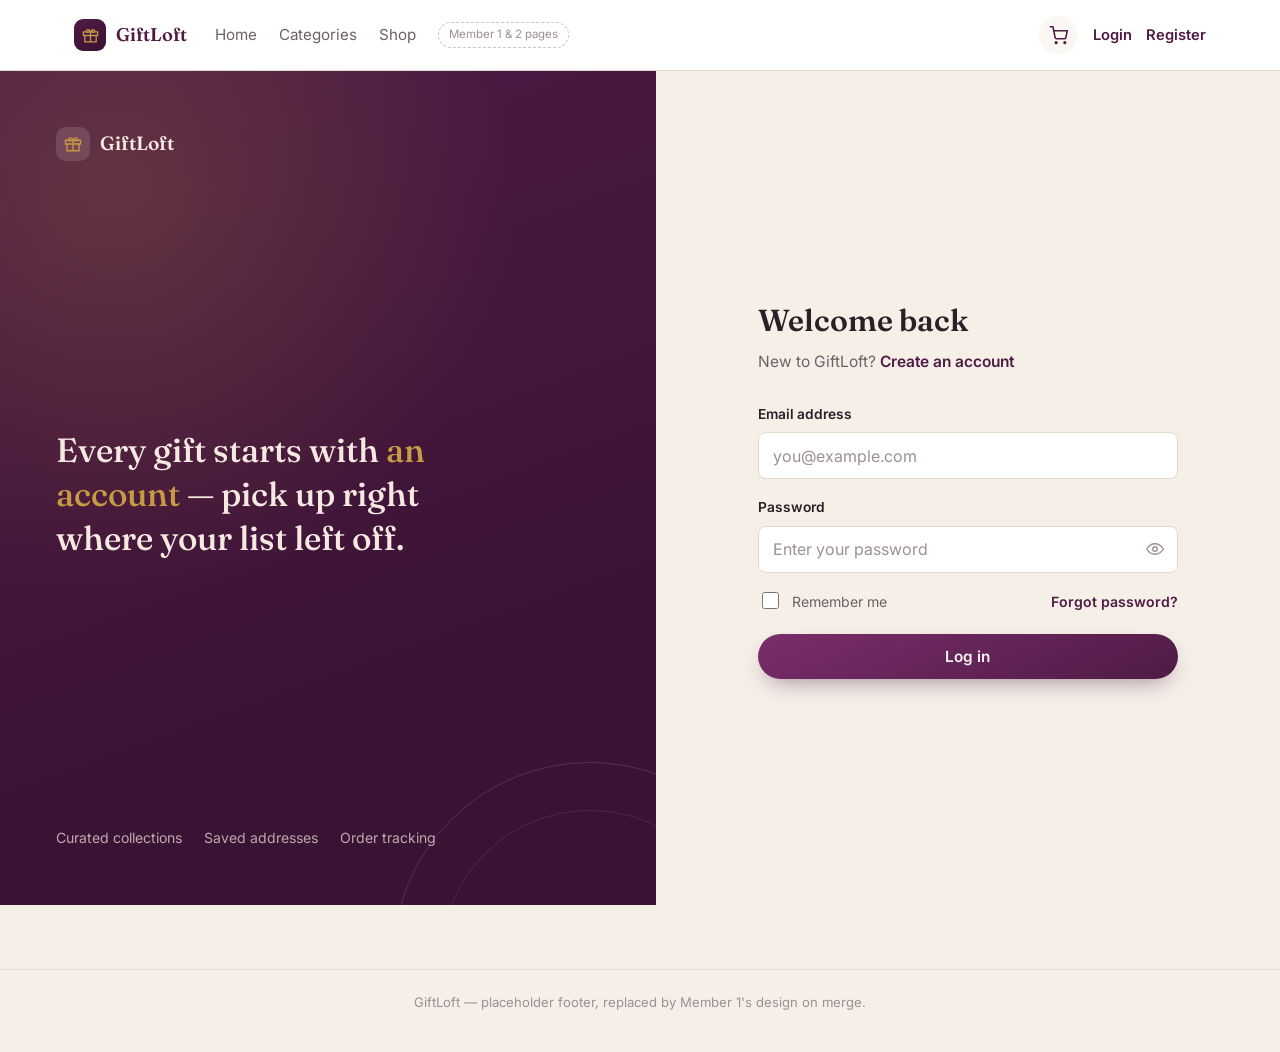
<file: giftloft-member3/pages/login.html>
<!DOCTYPE html>
<html lang="en">
<head>
<meta charset="UTF-8">
<meta name="viewport" content="width=device-width, initial-scale=1.0">
<title>Login — GiftLoft</title>
<link rel="stylesheet" href="../css/auth-cart.css">
</head>
<body class="gs-body">

  <!-- ============ TEMP NAV (Member 1 owns the real navbar) ============ -->
  <header class="gs-nav">
    <div class="gs-nav__inner">
      <a href="../index.html" class="gs-nav__brand">
        <span class="gs-nav__brand-mark" aria-hidden="true">
          <svg width="17" height="17" viewBox="0 0 24 24" fill="none" stroke="currentColor" stroke-width="1.8"><path d="M20 12v9H4v-9M2 7h20v5H2V7zm10 0v14M12 7c-1.5-4-6-4-6-1s3 1 6 1zm0 0c1.5-4 6-4 6-1s-3 1-6 1z"/></svg>
        </span>
        GiftLoft
      </a>
      <nav class="gs-nav__links" aria-label="Primary">
        <a href="../index.html">Home</a>
        <a href="categories.html">Categories</a>
        <a href="products.html">Shop</a>
        <span class="gs-nav__note">Member 1 &amp; 2 pages</span>
      </nav>
      <div class="gs-nav__actions">
        <a href="cart.html" class="gs-cart-link" aria-label="View cart">
          <svg width="19" height="19" viewBox="0 0 24 24" fill="none" stroke="currentColor" stroke-width="2"><circle cx="9" cy="21" r="1"/><circle cx="20" cy="21" r="1"/><path d="M1 1h4l2.68 13.39a2 2 0 0 0 2 1.61h9.72a2 2 0 0 0 2-1.61L23 6H6"/></svg>
          <span class="gs-cart-badge" data-gs-cart-badge data-empty="true">0</span>
        </a>
        <div data-gs-nav-auth></div>
      </div>
    </div>
  </header>

  <!-- ============ LOGIN ============ -->
  <main class="gs-auth">
    <section class="gs-auth__brand">
      <div class="gs-auth__ribbon" aria-hidden="true"></div>
      <div class="gs-auth__brand-top">
        <span class="gs-auth__brand-mark" aria-hidden="true">
          <svg width="18" height="18" viewBox="0 0 24 24" fill="none" stroke="currentColor" stroke-width="1.8"><path d="M20 12v9H4v-9M2 7h20v5H2V7zm10 0v14M12 7c-1.5-4-6-4-6-1s3 1 6 1zm0 0c1.5-4 6-4 6-1s-3 1-6 1z"/></svg>
        </span>
        GiftLoft
      </div>
      <p class="gs-auth__quote">Every gift starts with <span>an account</span> — pick up right where your list left off.</p>
      <div class="gs-auth__foot">
        <span>Curated collections</span>
        <span>Saved addresses</span>
        <span>Order tracking</span>
      </div>
    </section>

    <section class="gs-auth__panel">
      <div class="gs-auth__card">
        <h1 class="gs-auth__heading">Welcome back</h1>
        <p class="gs-auth__sub">New to GiftLoft? <a href="register.html">Create an account</a></p>

        <div class="gs-form-banner gs-form-banner--error" data-gs-login-error role="alert"></div>

        <form data-gs-login-form novalidate>
          <div class="gs-field">
            <label class="gs-field__label" for="loginEmail">Email address</label>
            <div class="gs-input-wrap">
              <input class="gs-input" type="email" id="loginEmail" name="email" placeholder="you@example.com" autocomplete="email" required>
            </div>
            <p class="gs-error-text" data-error-for="email">Enter a valid email address.</p>
          </div>

          <div class="gs-field">
            <label class="gs-field__label" for="loginPassword">Password</label>
            <div class="gs-input-wrap">
              <input class="gs-input gs-input--pass" type="password" id="loginPassword" name="password" placeholder="Enter your password" autocomplete="current-password" required>
              <button type="button" class="gs-pass-toggle" data-gs-toggle-pass="loginPassword" aria-label="Show password">
                <svg width="18" height="18" viewBox="0 0 24 24" fill="none" stroke="currentColor" stroke-width="1.8"><path d="M1 12s4-7 11-7 11 7 11 7-4 7-11 7-11-7-11-7z"/><circle cx="12" cy="12" r="3"/></svg>
              </button>
            </div>
            <p class="gs-error-text" data-error-for="password">Enter your password.</p>
          </div>

          <div class="gs-row-between">
            <label class="gs-check" style="margin:0;">
              <input type="checkbox" id="rememberMe" name="remember">
              Remember me
            </label>
            <a class="gs-link" href="#" data-gs-forgot>Forgot password?</a>
          </div>

          <button type="submit" class="gs-btn gs-btn--primary gs-btn--full">Log in</button>
        </form>
      </div>
    </section>
  </main>

  <footer class="gs-footer">GiftLoft — placeholder footer, replaced by Member 1's design on merge.</footer>

  <script src="../js/auth.js"></script>
  <script src="../js/cart.js"></script>
  <script>
    (function () {
      // Show/hide password
      document.querySelectorAll("[data-gs-toggle-pass]").forEach(function (btn) {
        btn.addEventListener("click", function () {
          var input = document.getElementById(btn.getAttribute("data-gs-toggle-pass"));
          var isText = input.type === "text";
          input.type = isText ? "password" : "text";
          btn.setAttribute("aria-label", isText ? "Show password" : "Hide password");
          btn.classList.toggle("gs-pass-toggle--active", !isText);
        });
      });

      document.querySelector("[data-gs-forgot]").addEventListener("click", function (e) {
        e.preventDefault();
        alert("Password reset isn't wired up in this demo yet — please contact support.");
      });

      var form = document.querySelector("[data-gs-login-form]");
      var banner = document.querySelector("[data-gs-login-error]");

      function showError(msg) {
        banner.textContent = msg;
        banner.setAttribute("data-show", "true");
      }
      function hideError() {
        banner.setAttribute("data-show", "false");
      }
      function markInvalid(id, invalid) {
        var input = document.getElementById(id);
        var errEl = input.closest(".gs-field").querySelector(".gs-error-text");
        input.setAttribute("data-invalid", invalid ? "true" : "false");
        if (errEl) errEl.setAttribute("data-show", invalid ? "true" : "false");
      }

      form.addEventListener("submit", function (e) {
        e.preventDefault();
        hideError();

        var email = document.getElementById("loginEmail").value.trim();
        var password = document.getElementById("loginPassword").value;
        var remember = document.getElementById("rememberMe").checked;

        var emailValid = /^[^\s@]+@[^\s@]+\.[^\s@]+$/.test(email);
        markInvalid("loginEmail", !emailValid);
        markInvalid("loginPassword", !password);

        if (!emailValid || !password) {
          showError("Please fix the highlighted fields.");
          return;
        }

        var result = window.GSAuth.login(email, password, remember);
        if (!result.ok) {
          showError(result.error);
          markInvalid("loginEmail", true);
          markInvalid("loginPassword", true);
          return;
        }

        var params = new URLSearchParams(window.location.search);
        var redirect = params.get("redirect");
        window.location.href = redirect || "cart.html";
      });

      ["loginEmail", "loginPassword"].forEach(function (id) {
        document.getElementById(id).addEventListener("input", function () {
          markInvalid(id, false);
          hideError();
        });
      });
    })();
  </script>
</body>
</html>
</file>
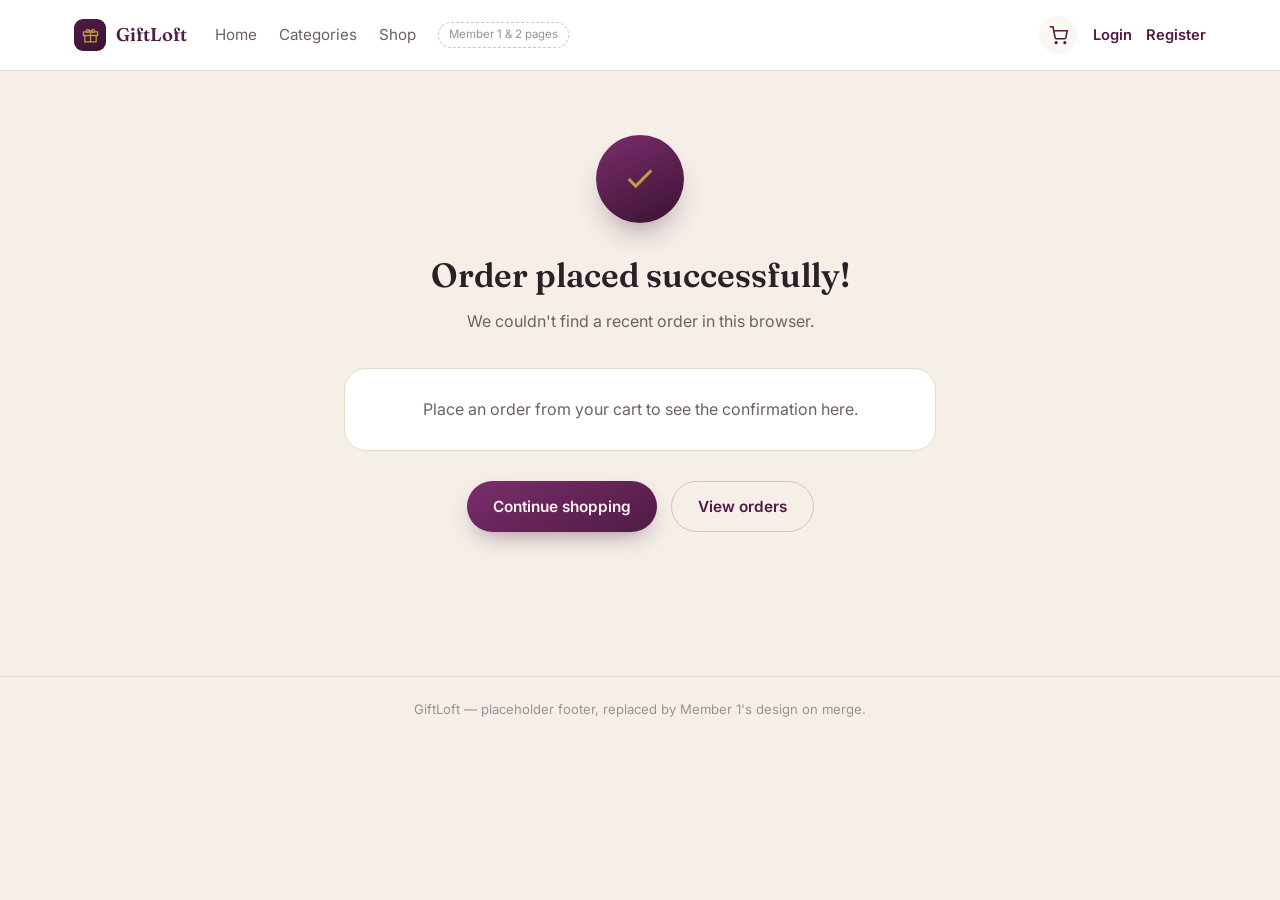
<file: giftloft-member3/pages/order-success.html>
<!DOCTYPE html>
<html lang="en">
<head>
<meta charset="UTF-8">
<meta name="viewport" content="width=device-width, initial-scale=1.0">
<title>Order Confirmed — GiftLoft</title>
<link rel="stylesheet" href="../css/auth-cart.css">
</head>
<body class="gs-body">

  <!-- ============ TEMP NAV (Member 1 owns the real navbar) ============ -->
  <header class="gs-nav">
    <div class="gs-nav__inner">
      <a href="../index.html" class="gs-nav__brand">
        <span class="gs-nav__brand-mark" aria-hidden="true">
          <svg width="17" height="17" viewBox="0 0 24 24" fill="none" stroke="currentColor" stroke-width="1.8"><path d="M20 12v9H4v-9M2 7h20v5H2V7zm10 0v14M12 7c-1.5-4-6-4-6-1s3 1 6 1zm0 0c1.5-4 6-4 6-1s-3 1-6 1z"/></svg>
        </span>
        GiftLoft
      </a>
      <nav class="gs-nav__links" aria-label="Primary">
        <a href="../index.html">Home</a>
        <a href="categories.html">Categories</a>
        <a href="products.html">Shop</a>
        <span class="gs-nav__note">Member 1 &amp; 2 pages</span>
      </nav>
      <div class="gs-nav__actions">
        <a href="cart.html" class="gs-cart-link" aria-label="View cart">
          <svg width="19" height="19" viewBox="0 0 24 24" fill="none" stroke="currentColor" stroke-width="2"><circle cx="9" cy="21" r="1"/><circle cx="20" cy="21" r="1"/><path d="M1 1h4l2.68 13.39a2 2 0 0 0 2 1.61h9.72a2 2 0 0 0 2-1.61L23 6H6"/></svg>
          <span class="gs-cart-badge" data-gs-cart-badge data-empty="true">0</span>
        </a>
        <div data-gs-nav-auth></div>
      </div>
    </div>
  </header>

  <main class="gs-success-wrap">
    <div class="gs-success-seal" aria-hidden="true">
      <svg width="34" height="34" viewBox="0 0 24 24" fill="none" stroke="currentColor" stroke-width="2.2"><path d="M20 6 9 17l-5-5"/></svg>
    </div>
    <h1 class="gs-success-title">Order placed successfully!</h1>
    <p class="gs-success-sub" data-gs-success-sub>Thank you — your gift is being wrapped and prepared for delivery.</p>

    <div class="gs-receipt" data-gs-receipt>
      <!-- Filled in by script -->
    </div>

    <div class="gs-success-actions">
      <a href="products.html" class="gs-btn gs-btn--primary">Continue shopping</a>
      <a href="orders.html" class="gs-btn gs-btn--ghost" data-gs-view-orders>View orders</a>
    </div>
  </main>

  <footer class="gs-footer">GiftLoft — placeholder footer, replaced by Member 1's design on merge.</footer>

  <script src="../js/auth.js"></script>
  <script src="../js/cart.js"></script>
  <script>
    (function () {
      function escapeHTML(str) {
        var div = document.createElement("div");
        div.textContent = str == null ? "" : String(str);
        return div.innerHTML;
      }

      var order = null;
      try {
        order = JSON.parse(localStorage.getItem("lastOrder") || "null");
      } catch (e) {
        order = null;
      }

      var receiptEl = document.querySelector("[data-gs-receipt]");
      var subEl = document.querySelector("[data-gs-success-sub]");

      if (!order) {
        // No order in this browser session — guide the user back rather than
        // showing an empty / broken receipt.
        subEl.textContent = "We couldn't find a recent order in this browser.";
        receiptEl.innerHTML =
          '<p style="text-align:center; color:var(--gs-ink-soft); margin:0;">' +
          "Place an order from your cart to see the confirmation here." +
          "</p>";
        return;
      }

      var placedDate = new Date(order.placedAt);
      var formattedDate = placedDate.toLocaleDateString("en-IN", { day: "numeric", month: "short", year: "numeric" }) +
        " · " + placedDate.toLocaleTimeString("en-IN", { hour: "2-digit", minute: "2-digit" });

      var paymentSummary = order.paymentLabel;
      if (order.paymentMethod === "card" && order.paymentDetails && order.paymentDetails.cardLast4) {
        paymentSummary += " (•••• " + order.paymentDetails.cardLast4 + ")";
      } else if (order.paymentMethod === "upi" && order.paymentDetails && order.paymentDetails.upiId) {
        paymentSummary += " (" + escapeHTML(order.paymentDetails.upiId) + ")";
      }

      var addressLine = [order.address.line, order.address.city, order.address.state, order.address.pincode]
        .filter(Boolean)
        .map(escapeHTML)
        .join(", ");

      var productsHTML = order.products
        .map(function (item) {
          return (
            '<div class="gs-receipt__product">' +
              "<span>" + escapeHTML(item.name) + " × " + item.quantity + "</span>" +
              "<span>" + window.GSCart.formatMoney(item.price * item.quantity) + "</span>" +
            "</div>"
          );
        })
        .join("");

      receiptEl.innerHTML =
        '<div class="gs-receipt__row"><span>Order ID</span><span>' + escapeHTML(order.orderId) + "</span></div>" +
        '<div class="gs-receipt__row"><span>Placed on</span><span>' + formattedDate + "</span></div>" +
        '<div class="gs-receipt__row"><span>Customer</span><span>' + escapeHTML(order.customer.fullName) + "</span></div>" +
        '<div class="gs-receipt__row"><span>Payment method</span><span>' + escapeHTML(paymentSummary) + "</span></div>" +
        '<div class="gs-receipt__row"><span>Delivery address</span><span>' + addressLine + "</span></div>" +
        '<div class="gs-receipt__products">' + productsHTML + "</div>" +
        '<div class="gs-receipt__total"><span>Grand total</span><span>' + window.GSCart.formatMoney(order.grandTotal) + "</span></div>";

      subEl.textContent = "Order " + order.orderId + " is confirmed. A copy of this receipt is saved to your orders.";

      var viewOrdersBtn = document.querySelector("[data-gs-view-orders]");
      viewOrdersBtn.addEventListener("click", function (e) {
        // orders.html isn't part of Member 3's scope — guard against a dead link
        // until that page exists, so the demo never shows a broken navigation.
        e.preventDefault();
        alert("Your order history is saved in localStorage under \"orders\" — hook this button up once the Orders page is built.");
      });
    })();
  </script>
</body>
</html>
</file>
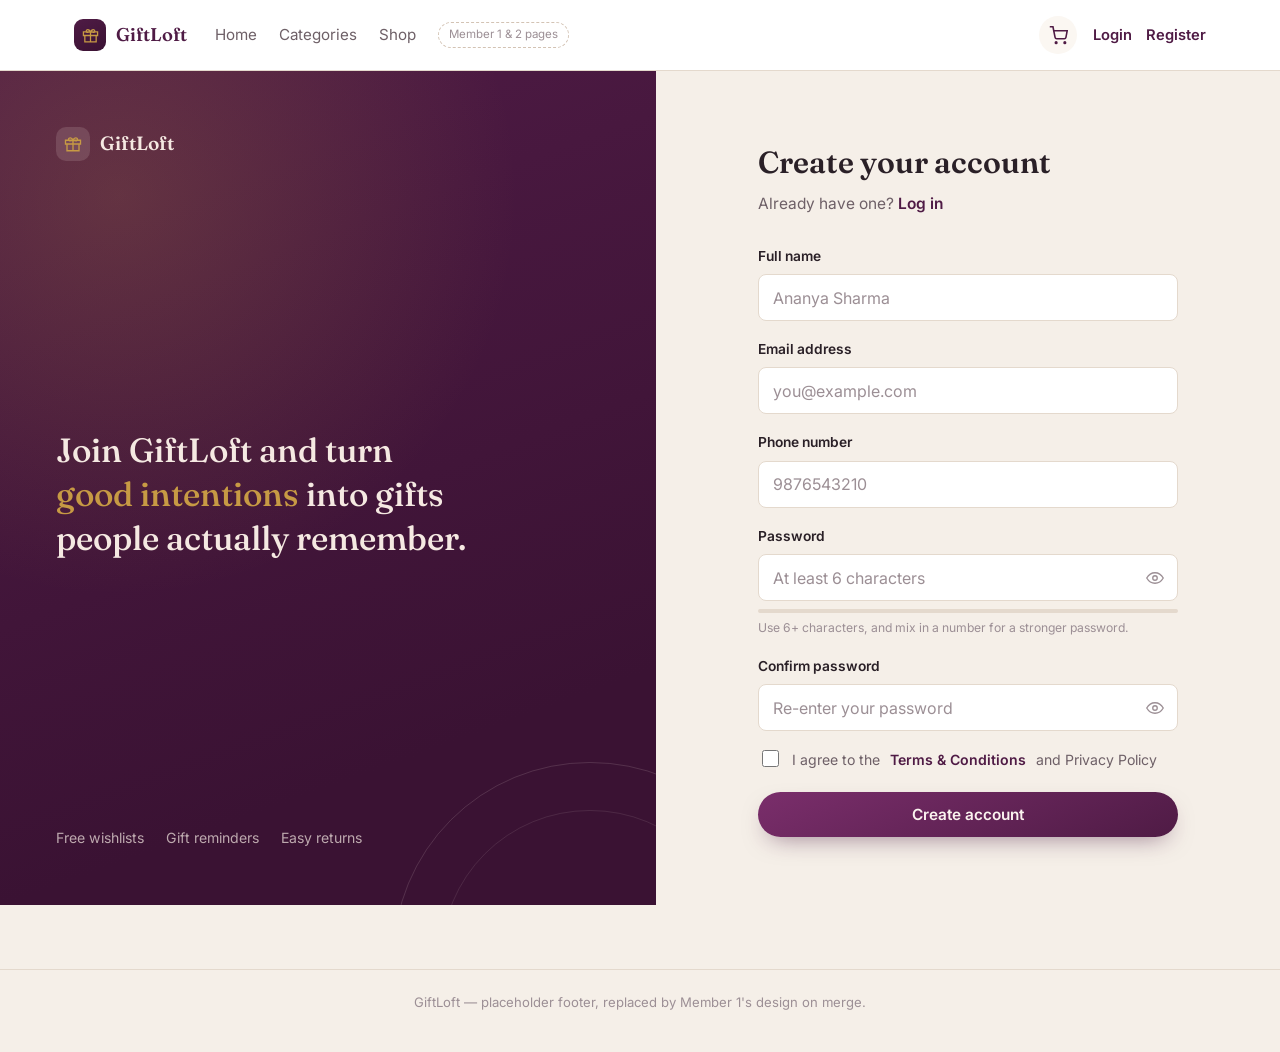
<file: giftloft-member3/pages/register.html>
<!DOCTYPE html>
<html lang="en">
<head>
<meta charset="UTF-8">
<meta name="viewport" content="width=device-width, initial-scale=1.0">
<title>Create Account — GiftLoft</title>
<link rel="stylesheet" href="../css/auth-cart.css">
</head>
<body class="gs-body">

  <!-- ============ TEMP NAV (Member 1 owns the real navbar) ============ -->
  <header class="gs-nav">
    <div class="gs-nav__inner">
      <a href="../index.html" class="gs-nav__brand">
        <span class="gs-nav__brand-mark" aria-hidden="true">
          <svg width="17" height="17" viewBox="0 0 24 24" fill="none" stroke="currentColor" stroke-width="1.8"><path d="M20 12v9H4v-9M2 7h20v5H2V7zm10 0v14M12 7c-1.5-4-6-4-6-1s3 1 6 1zm0 0c1.5-4 6-4 6-1s-3 1-6 1z"/></svg>
        </span>
        GiftLoft
      </a>
      <nav class="gs-nav__links" aria-label="Primary">
        <a href="../index.html">Home</a>
        <a href="categories.html">Categories</a>
        <a href="products.html">Shop</a>
        <span class="gs-nav__note">Member 1 &amp; 2 pages</span>
      </nav>
      <div class="gs-nav__actions">
        <a href="cart.html" class="gs-cart-link" aria-label="View cart">
          <svg width="19" height="19" viewBox="0 0 24 24" fill="none" stroke="currentColor" stroke-width="2"><circle cx="9" cy="21" r="1"/><circle cx="20" cy="21" r="1"/><path d="M1 1h4l2.68 13.39a2 2 0 0 0 2 1.61h9.72a2 2 0 0 0 2-1.61L23 6H6"/></svg>
          <span class="gs-cart-badge" data-gs-cart-badge data-empty="true">0</span>
        </a>
        <div data-gs-nav-auth></div>
      </div>
    </div>
  </header>

  <!-- ============ REGISTER ============ -->
  <main class="gs-auth">
    <section class="gs-auth__brand">
      <div class="gs-auth__ribbon" aria-hidden="true"></div>
      <div class="gs-auth__brand-top">
        <span class="gs-auth__brand-mark" aria-hidden="true">
          <svg width="18" height="18" viewBox="0 0 24 24" fill="none" stroke="currentColor" stroke-width="1.8"><path d="M20 12v9H4v-9M2 7h20v5H2V7zm10 0v14M12 7c-1.5-4-6-4-6-1s3 1 6 1zm0 0c1.5-4 6-4 6-1s-3 1-6 1z"/></svg>
        </span>
        GiftLoft
      </div>
      <p class="gs-auth__quote">Join GiftLoft and turn <span>good intentions</span> into gifts people actually remember.</p>
      <div class="gs-auth__foot">
        <span>Free wishlists</span>
        <span>Gift reminders</span>
        <span>Easy returns</span>
      </div>
    </section>

    <section class="gs-auth__panel">
      <div class="gs-auth__card">
        <h1 class="gs-auth__heading">Create your account</h1>
        <p class="gs-auth__sub">Already have one? <a href="login.html">Log in</a></p>

        <div class="gs-form-banner gs-form-banner--error" data-gs-register-error role="alert"></div>

        <form data-gs-register-form novalidate>
          <div class="gs-field">
            <label class="gs-field__label" for="fullName">Full name</label>
            <input class="gs-input" type="text" id="fullName" name="fullName" placeholder="Ananya Sharma" autocomplete="name" required>
            <p class="gs-error-text" data-error-for="fullName">Enter your full name.</p>
          </div>

          <div class="gs-field">
            <label class="gs-field__label" for="regEmail">Email address</label>
            <input class="gs-input" type="email" id="regEmail" name="email" placeholder="you@example.com" autocomplete="email" required>
            <p class="gs-error-text" data-error-for="email">Enter a valid email address.</p>
          </div>

          <div class="gs-field">
            <label class="gs-field__label" for="phone">Phone number</label>
            <input class="gs-input" type="tel" id="phone" name="phone" placeholder="9876543210" autocomplete="tel" required>
            <p class="gs-error-text" data-error-for="phone">Enter a valid 10-digit phone number.</p>
          </div>

          <div class="gs-field">
            <label class="gs-field__label" for="regPassword">Password</label>
            <div class="gs-input-wrap">
              <input class="gs-input gs-input--pass" type="password" id="regPassword" name="password" placeholder="At least 6 characters" autocomplete="new-password" required>
              <button type="button" class="gs-pass-toggle" data-gs-toggle-pass="regPassword" aria-label="Show password">
                <svg width="18" height="18" viewBox="0 0 24 24" fill="none" stroke="currentColor" stroke-width="1.8"><path d="M1 12s4-7 11-7 11 7 11 7-4 7-11 7-11-7-11-7z"/><circle cx="12" cy="12" r="3"/></svg>
              </button>
            </div>
            <div class="gs-pass-strength"><div class="gs-pass-strength__bar" data-gs-strength-bar></div></div>
            <p class="gs-pass-hint">Use 6+ characters, and mix in a number for a stronger password.</p>
            <p class="gs-error-text" data-error-for="password">Password must be at least 6 characters.</p>
          </div>

          <div class="gs-field">
            <label class="gs-field__label" for="confirmPassword">Confirm password</label>
            <div class="gs-input-wrap">
              <input class="gs-input gs-input--pass" type="password" id="confirmPassword" name="confirmPassword" placeholder="Re-enter your password" autocomplete="new-password" required>
              <button type="button" class="gs-pass-toggle" data-gs-toggle-pass="confirmPassword" aria-label="Show password">
                <svg width="18" height="18" viewBox="0 0 24 24" fill="none" stroke="currentColor" stroke-width="1.8"><path d="M1 12s4-7 11-7 11 7 11 7-4 7-11 7-11-7-11-7z"/><circle cx="12" cy="12" r="3"/></svg>
              </button>
            </div>
            <p class="gs-error-text" data-error-for="confirmPassword">Passwords do not match.</p>
          </div>

          <label class="gs-check">
            <input type="checkbox" id="terms" name="terms" required>
            I agree to the <a href="#" data-gs-terms>Terms &amp; Conditions</a> and Privacy Policy
          </label>
          <p class="gs-error-text" data-error-for="terms" style="margin-top:-16px; margin-bottom:16px;">Please accept the terms to continue.</p>

          <button type="submit" class="gs-btn gs-btn--primary gs-btn--full">Create account</button>
        </form>
      </div>
    </section>
  </main>

  <footer class="gs-footer">GiftLoft — placeholder footer, replaced by Member 1's design on merge.</footer>

  <script src="../js/auth.js"></script>
  <script src="../js/cart.js"></script>
  <script>
    (function () {
      document.querySelectorAll("[data-gs-toggle-pass]").forEach(function (btn) {
        btn.addEventListener("click", function () {
          var input = document.getElementById(btn.getAttribute("data-gs-toggle-pass"));
          var isText = input.type === "text";
          input.type = isText ? "password" : "text";
          btn.setAttribute("aria-label", isText ? "Show password" : "Hide password");
        });
      });

      document.querySelector("[data-gs-terms]").addEventListener("click", function (e) {
        e.preventDefault();
        alert("Terms & Conditions placeholder — link this to your real policy page.");
      });

      var pwInput = document.getElementById("regPassword");
      var strengthBar = document.querySelector("[data-gs-strength-bar]");
      pwInput.addEventListener("input", function () {
        var v = pwInput.value;
        var score = 0;
        if (v.length >= 6) score++;
        if (v.length >= 10) score++;
        if (/[0-9]/.test(v) && /[a-zA-Z]/.test(v)) score++;
        if (/[^a-zA-Z0-9]/.test(v)) score++;
        var pct = [0, 25, 55, 80, 100][score];
        var colors = ["#E4D9CD", "#AE4A3D", "#C79A44", "#8FA97F", "#4C7A5A"];
        strengthBar.style.width = pct + "%";
        strengthBar.style.background = colors[score];
      });

      function setError(name, invalid, message) {
        var input = document.querySelector('[name="' + name + '"]');
        var errEl = document.querySelector('[data-error-for="' + name + '"]');
        if (input) input.setAttribute("data-invalid", invalid ? "true" : "false");
        if (errEl) {
          if (message) errEl.textContent = message;
          errEl.setAttribute("data-show", invalid ? "true" : "false");
        }
      }

      var form = document.querySelector("[data-gs-register-form]");
      var banner = document.querySelector("[data-gs-register-error]");

      form.addEventListener("submit", function (e) {
        e.preventDefault();
        banner.setAttribute("data-show", "false");

        var fullName = document.getElementById("fullName").value;
        var email = document.getElementById("regEmail").value.trim();
        var phone = document.getElementById("phone").value;
        var password = document.getElementById("regPassword").value;
        var confirmPassword = document.getElementById("confirmPassword").value;
        var terms = document.getElementById("terms").checked;

        var nameValid = fullName.trim().length >= 2;
        var emailValid = /^[^\s@]+@[^\s@]+\.[^\s@]+$/.test(email);
        var phoneValid = /^[0-9]{10}$/.test(phone.replace(/\D/g, ""));
        var passValid = password.length >= 6;
        var confirmValid = password === confirmPassword && confirmPassword.length > 0;

        setError("fullName", !nameValid);
        setError("email", !emailValid);
        setError("phone", !phoneValid);
        setError("password", !passValid);
        setError("confirmPassword", !confirmValid);
        setError("terms", !terms);

        if (!nameValid || !emailValid || !phoneValid || !passValid || !confirmValid || !terms) {
          banner.textContent = "Please fix the highlighted fields before continuing.";
          banner.setAttribute("data-show", "true");
          return;
        }

        var result = window.GSAuth.register({ fullName: fullName, email: email, phone: phone, password: password });
        if (!result.ok) {
          banner.textContent = result.error;
          banner.setAttribute("data-show", "true");
          setError("email", true);
          return;
        }

        window.location.href = "login.html";
      });

      ["fullName", "regEmail", "phone", "regPassword", "confirmPassword"].forEach(function (id) {
        document.getElementById(id).addEventListener("input", function () {
          var name = id === "regEmail" ? "email" : id;
          setError(name, false);
          banner.setAttribute("data-show", "false");
        });
      });
      document.getElementById("terms").addEventListener("change", function () {
        setError("terms", false);
      });
    })();
  </script>
</body>
</html>
</file>
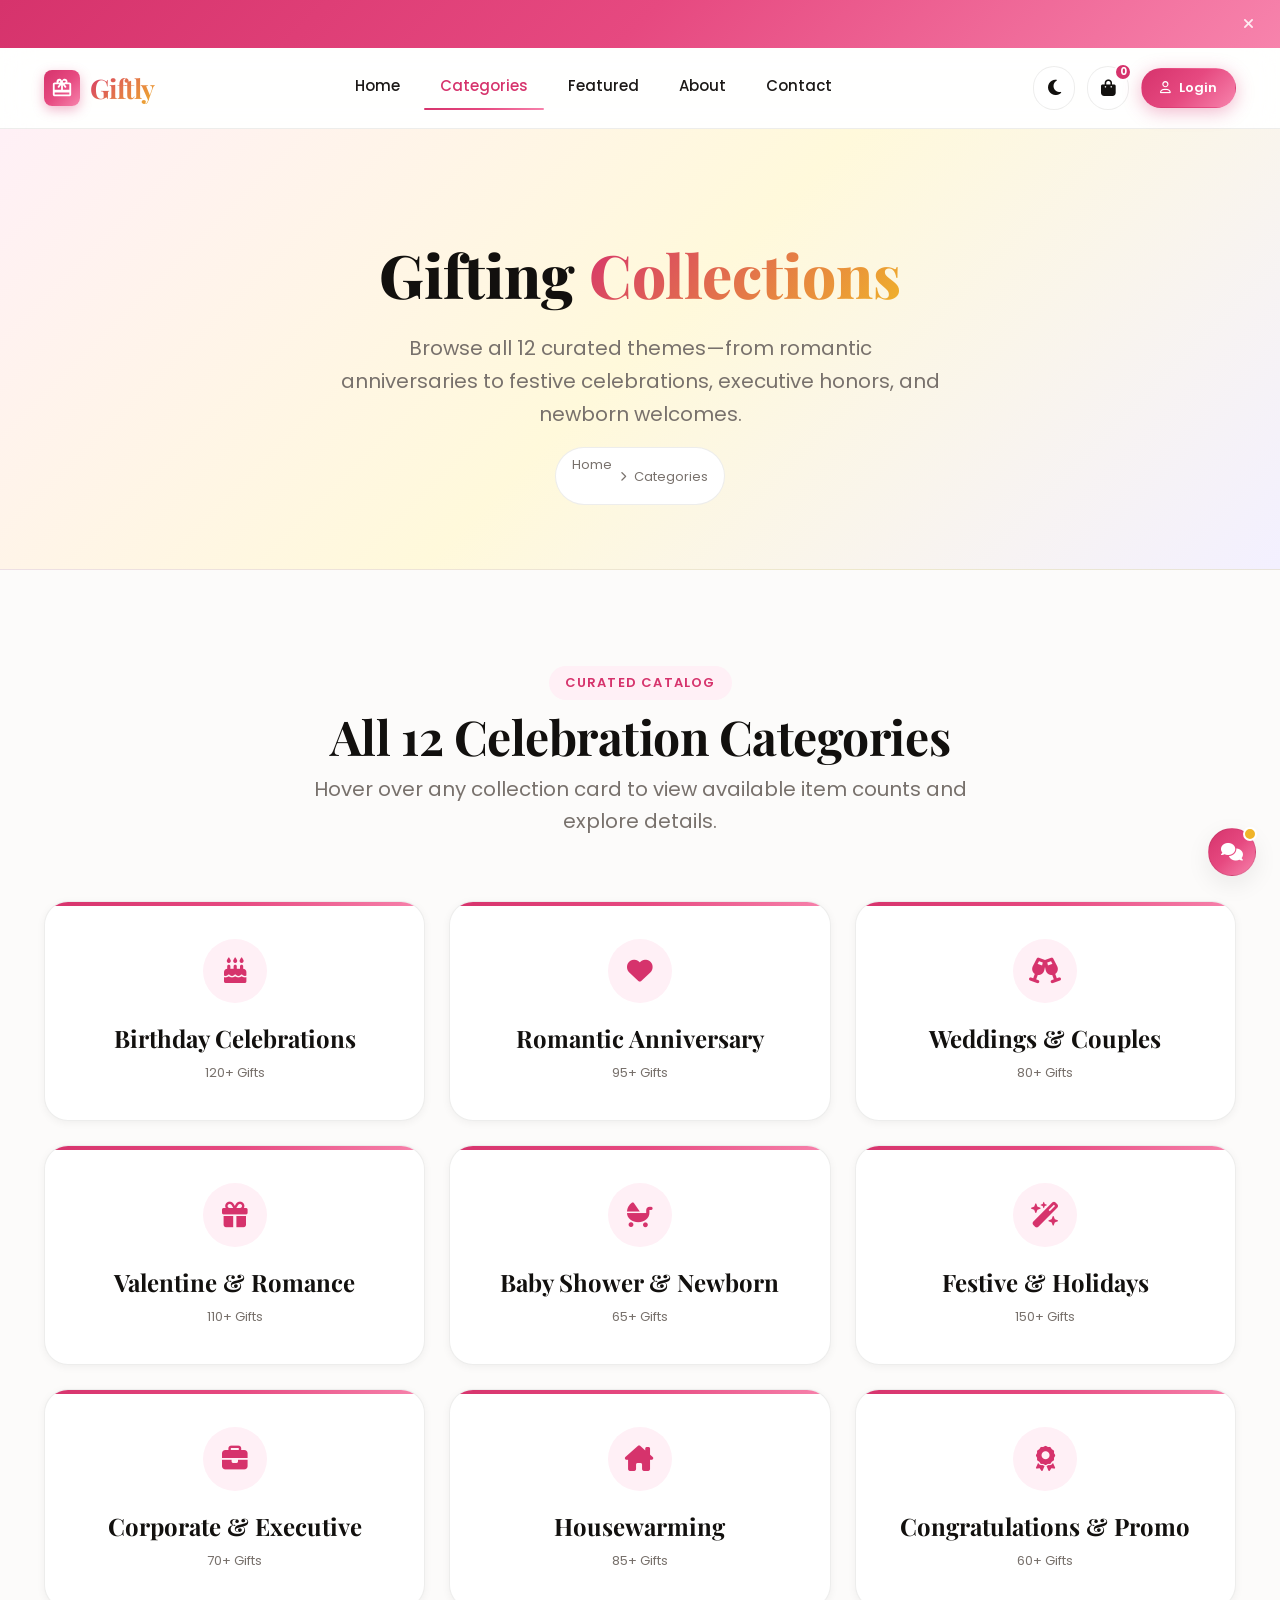
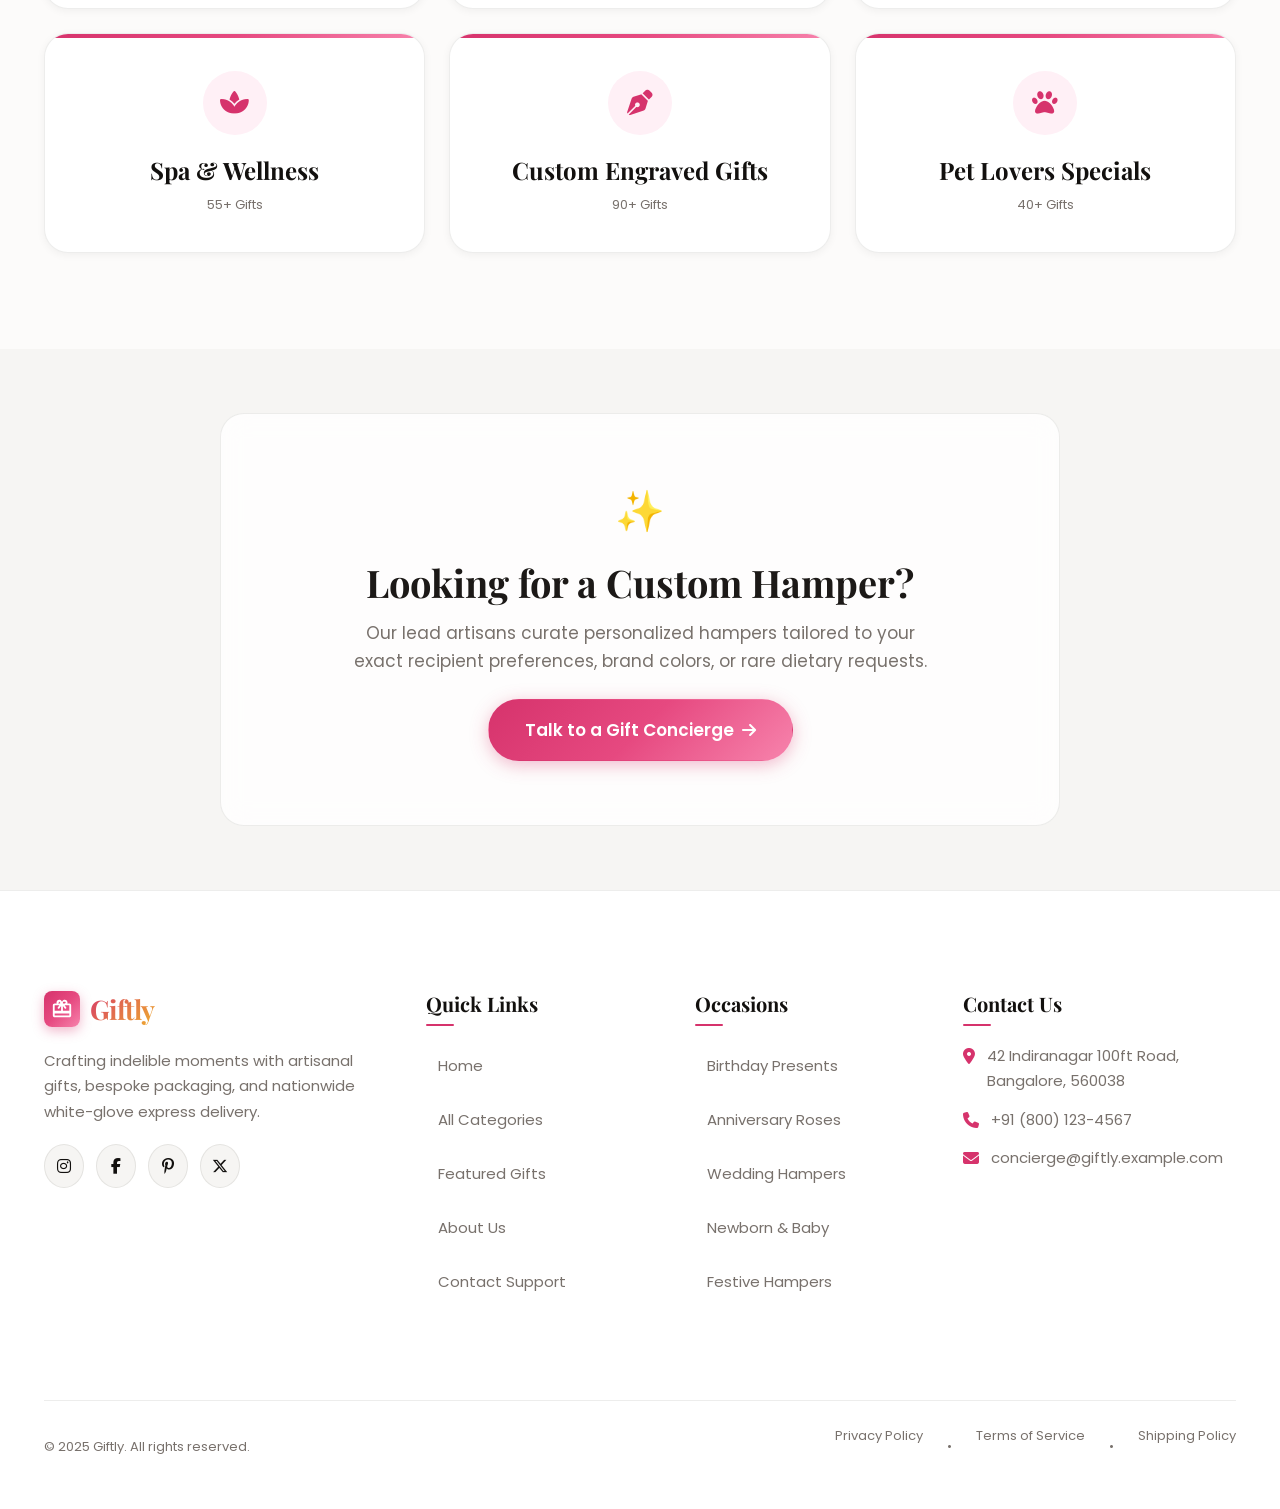
<file: member1-ui/gift-website/categories.html>
<!DOCTYPE html>
<html lang="en" data-theme="light">
<head>
  <meta charset="UTF-8">
  <meta name="viewport" content="width=device-width, initial-scale=1.0">
  <meta name="description" content="Explore Giftly's curated collections across 12 signature categories - Birthdays, Anniversaries, Weddings, Valentine, Corporate, Wellness, and Keepsakes.">
  <title>Gift Categories & Occasions | Giftly Luxury Shop</title>

  <!-- Google Fonts: Playfair Display + Poppins -->
  <link rel="preconnect" href="https://fonts.googleapis.com">
  <link rel="preconnect" href="https://fonts.gstatic.com" crossorigin>
  <link href="https://fonts.googleapis.com/css2?family=Playfair+Display:ital,wght@0,500;0,600;0,700;0,800;1,400;1,600&family=Poppins:wght@300;400;500;600;700&display=swap" rel="stylesheet">

  <!-- Font Awesome 6 CDN -->
  <link rel="stylesheet" href="https://cdnjs.cloudflare.com/ajax/libs/font-awesome/6.5.1/css/all.min.css" crossorigin="anonymous" referrerpolicy="no-referrer">

  <!-- Modular CSS Stylesheets -->
  <link rel="stylesheet" href="css/global.css">
  <link rel="stylesheet" href="css/navbar.css">
  <link rel="stylesheet" href="css/home.css">
  <link rel="stylesheet" href="css/about.css">
  <link rel="stylesheet" href="css/footer.css">
  <link rel="stylesheet" href="css/responsive.css">
</head>
<body>

  <!-- Preloader -->
  <div id="preloader" aria-hidden="true">
    <div class="preloader-box">
      <svg viewBox="0 0 100 100" fill="none" xmlns="http://www.w3.org/2000/svg">
        <rect x="18" y="38" width="64" height="48" rx="8" fill="#D6336C" />
        <rect x="14" y="28" width="72" height="14" rx="5" fill="#E64980" />
        <rect x="44" y="28" width="12" height="58" fill="#F0B429" />
        <rect x="14" y="56" width="72" height="12" fill="#F0B429" />
        <circle cx="50" cy="28" r="5" fill="#F0B429" />
      </svg>
    </div>
    <div class="preloader-counter" id="preloader-counter">0%</div>
    <p class="preloader-text">Loading Giftly...</p>
  </div>

  <!-- Scroll Progress Bar -->
  <div id="scroll-progress" role="progressbar" aria-label="Reading progress" aria-valuenow="0" aria-valuemin="0" aria-valuemax="100"></div>

  <!-- Announcement Bar -->
  <aside class="announcement-bar" id="announcement-bar" aria-label="Announcement">
    <div class="announcement-track">
      <div class="announcement-content">
        <div class="announcement-item">
          <span>🎁 Free shipping over ₹999</span>
          <span class="divider">•</span>
          <span>⚡ Same-day luxury delivery</span>
          <span class="divider">•</span>
          <span>✨ Handpicked premium gifts</span>
          <span class="divider">•</span>
          <span>💌 Complimentary handwritten greeting card</span>
        </div>
      </div>
    </div>
    <button class="announcement-close" id="announcement-close" aria-label="Close Announcement Bar">
      <i class="fa-solid fa-xmark"></i>
    </button>
  </aside>

  <!-- Navbar -->
  <header class="site-header">
    <nav class="navbar" aria-label="Main Navigation">
      <div class="container navbar-container">
        <a href="index.html" class="brand-logo" aria-label="Giftly Homepage">
          <span class="brand-icon">
            <svg viewBox="0 0 24 24" fill="currentColor">
              <path d="M20 6h-2.18c.11-.31.18-.65.18-1 0-1.66-1.34-3-3-3-1.05 0-1.96.54-2.5 1.35l-.5.75-.5-.75C10.96 2.54 10.05 2 9 2 7.34 2 6 3.34 6 5c0 .35.07.69.18 1H4c-1.11 0-1.99.89-1.99 2L2 19c0 1.11.89 2 2 2h16c1.11 0 2-.89 2-2V8c0-1.11-.89-2-2-2zm-5-2c.55 0 1 .45 1 1s-.45 1-1 1h-2V5c0-.55.45-1 1-1zM9 4c.55 0 1 .45 1 1v1H8c0-.55.45-1 1-1zm11 15H4v-2h16v2zm0-5H4V8h5.08L7 10.83 8.62 12 11 8.76V14h2V8.76L15.38 12 17 10.83 14.92 8H20v6z"/>
            </svg>
          </span>
          <span class="brand-text">Giftly</span>
        </a>

        <div class="nav-menu-wrapper">
          <ul class="nav-links">
            <li class="nav-item"><a href="index.html" class="nav-link">Home</a></li>
            <li class="nav-item"><a href="categories.html" class="nav-link active">Categories</a></li>
            <li class="nav-item"><a href="index.html#featured-gifts" class="nav-link">Featured</a></li>
            <li class="nav-item"><a href="about.html" class="nav-link">About</a></li>
            <li class="nav-item"><a href="contact.html" class="nav-link">Contact</a></li>
          </ul>
          <span class="nav-indicator" aria-hidden="true"></span>
        </div>

        <div class="nav-actions">
          <button class="theme-toggle-btn" id="theme-toggle" aria-label="Toggle Dark or Light theme">
            <i class="fa-solid fa-moon icon-moon"></i>
            <i class="fa-solid fa-sun icon-sun"></i>
          </button>
          <button class="cart-btn-placeholder" aria-label="Shopping Cart">
            <i class="fa-solid fa-bag-shopping"></i>
            <span class="cart-badge">0</span>
          </button>
          <a href="#login" class="btn btn-primary btn-login-placeholder">
            <i class="fa-regular fa-user"></i>
            <span>Login</span>
          </a>
          <button class="hamburger" id="hamburger-toggle" aria-label="Toggle Navigation Menu">
            <span class="hamburger-line"></span>
            <span class="hamburger-line"></span>
            <span class="hamburger-line"></span>
          </button>
        </div>
      </div>
    </nav>

    <div class="mobile-nav-drawer" id="mobile-drawer" aria-hidden="true">
      <ul class="mobile-nav-links">
        <li><a href="index.html" class="mobile-nav-link">Home</a></li>
        <li><a href="categories.html" class="mobile-nav-link active">Categories</a></li>
        <li><a href="index.html#featured-gifts" class="mobile-nav-link">Featured Gifts</a></li>
        <li><a href="about.html" class="mobile-nav-link">About Us</a></li>
        <li><a href="contact.html" class="mobile-nav-link">Contact</a></li>
      </ul>
      <div class="mobile-nav-actions">
        <button class="btn btn-primary btn-lg" onclick="showToast('Authentication is a visual placeholder.', 'info')">
          <i class="fa-regular fa-user"></i>
          <span>Member Login</span>
        </button>
      </div>
    </div>
  </header>

  <main>
    <!-- Page Hero Banner -->
    <section class="page-hero">
      <div class="container">
        <h1 class="page-hero-title">Gifting <span class="text-gradient">Collections</span></h1>
        <p class="page-hero-subtitle">Browse all 12 curated themes—from romantic anniversaries to festive celebrations, executive honors, and newborn welcomes.</p>
        <div class="page-breadcrumb">
          <a href="index.html">Home</a>
          <i class="fa-solid fa-chevron-right" style="font-size: 10px;"></i>
          <span>Categories</span>
        </div>
      </div>
    </section>

    <!-- Categories Grid (All 12 flip cards rendered from data.js) -->
    <section class="section">
      <div class="container">
        <div class="section-title-wrap">
          <span class="section-badge">Curated Catalog</span>
          <h2 class="section-title">All 12 Celebration Categories</h2>
          <p class="section-desc">Hover over any collection card to view available item counts and explore details.</p>
        </div>

        <div class="occasions-grid" id="occasions-grid"></div>
      </div>
    </section>

    <!-- Bespoke Gifting Service Banner -->
    <section class="section" style="background: var(--color-surface-2); padding-top: var(--space-2xl); padding-bottom: var(--space-2xl);">
      <div class="container">
        <div class="card card-glass" style="padding: var(--space-2xl); text-align: center; max-width: 840px; margin: 0 auto;">
          <div style="font-size: 2.5rem; margin-bottom: var(--space-sm);">✨</div>
          <h3 style="font-family: var(--font-heading); font-size: var(--fs-2xl); margin-bottom: var(--space-xs);">Looking for a Custom Hamper?</h3>
          <p style="color: var(--color-muted); font-size: var(--fs-base); margin-bottom: var(--space-lg); max-width: 600px; margin-left: auto; margin-right: auto;">
            Our lead artisans curate personalized hampers tailored to your exact recipient preferences, brand colors, or rare dietary requests.
          </p>
          <a href="contact.html" class="btn btn-primary btn-lg">
            <span>Talk to a Gift Concierge</span>
            <i class="fa-solid fa-arrow-right"></i>
          </a>
        </div>
      </div>
    </section>
  </main>

  <!-- Footer -->
  <footer class="site-footer">
    <div class="container">
      <div class="footer-top-grid">
        <div class="footer-brand-col">
          <a href="index.html" class="brand-logo">
            <span class="brand-icon">
              <svg viewBox="0 0 24 24" fill="currentColor">
                <path d="M20 6h-2.18c.11-.31.18-.65.18-1 0-1.66-1.34-3-3-3-1.05 0-1.96.54-2.5 1.35l-.5.75-.5-.75C10.96 2.54 10.05 2 9 2 7.34 2 6 3.34 6 5c0 .35.07.69.18 1H4c-1.11 0-1.99.89-1.99 2L2 19c0 1.11.89 2 2 2h16c1.11 0 2-.89 2-2V8c0-1.11-.89-2-2-2zm-5-2c.55 0 1 .45 1 1s-.45 1-1 1h-2V5c0-.55.45-1 1-1zM9 4c.55 0 1 .45 1 1v1H8c0-.55.45-1 1-1zm11 15H4v-2h16v2zm0-5H4V8h5.08L7 10.83 8.62 12 11 8.76V14h2V8.76L15.38 12 17 10.83 14.92 8H20v6z"/>
              </svg>
            </span>
            <span class="brand-text">Giftly</span>
          </a>
          <p class="footer-brand-desc">
            Crafting indelible moments with artisanal gifts, bespoke packaging, and nationwide white-glove express delivery.
          </p>
          <div class="footer-social-links">
            <a href="https://instagram.com" target="_blank" rel="noopener noreferrer" class="footer-social-icon" aria-label="Instagram"><i class="fa-brands fa-instagram"></i></a>
            <a href="https://facebook.com" target="_blank" rel="noopener noreferrer" class="footer-social-icon" aria-label="Facebook"><i class="fa-brands fa-facebook-f"></i></a>
            <a href="https://pinterest.com" target="_blank" rel="noopener noreferrer" class="footer-social-icon" aria-label="Pinterest"><i class="fa-brands fa-pinterest-p"></i></a>
            <a href="https://twitter.com" target="_blank" rel="noopener noreferrer" class="footer-social-icon" aria-label="Twitter"><i class="fa-brands fa-x-twitter"></i></a>
          </div>
        </div>

        <div class="footer-col">
          <h4 class="footer-col-title">Quick Links</h4>
          <ul class="footer-nav-list">
            <li><a href="index.html" class="footer-nav-link"><i class="fa-solid fa-chevron-right"></i> Home</a></li>
            <li><a href="categories.html" class="footer-nav-link"><i class="fa-solid fa-chevron-right"></i> All Categories</a></li>
            <li><a href="index.html#featured-gifts" class="footer-nav-link"><i class="fa-solid fa-chevron-right"></i> Featured Gifts</a></li>
            <li><a href="about.html" class="footer-nav-link"><i class="fa-solid fa-chevron-right"></i> About Us</a></li>
            <li><a href="contact.html" class="footer-nav-link"><i class="fa-solid fa-chevron-right"></i> Contact Support</a></li>
          </ul>
        </div>

        <div class="footer-col">
          <h4 class="footer-col-title">Occasions</h4>
          <ul class="footer-nav-list">
            <li><a href="categories.html" class="footer-nav-link"><i class="fa-solid fa-chevron-right"></i> Birthday Presents</a></li>
            <li><a href="categories.html" class="footer-nav-link"><i class="fa-solid fa-chevron-right"></i> Anniversary Roses</a></li>
            <li><a href="categories.html" class="footer-nav-link"><i class="fa-solid fa-chevron-right"></i> Wedding Hampers</a></li>
            <li><a href="categories.html" class="footer-nav-link"><i class="fa-solid fa-chevron-right"></i> Newborn & Baby</a></li>
            <li><a href="categories.html" class="footer-nav-link"><i class="fa-solid fa-chevron-right"></i> Festive Hampers</a></li>
          </ul>
        </div>

        <div class="footer-col">
          <h4 class="footer-col-title">Contact Us</h4>
          <div class="footer-contact-item">
            <i class="fa-solid fa-location-dot"></i>
            <span>42 Indiranagar 100ft Road, Bangalore, 560038</span>
          </div>
          <div class="footer-contact-item">
            <i class="fa-solid fa-phone"></i>
            <span>+91 (800) 123-4567</span>
          </div>
          <div class="footer-contact-item">
            <i class="fa-solid fa-envelope"></i>
            <span>concierge@giftly.example.com</span>
          </div>
        </div>
      </div>

      <div class="footer-bottom-bar">
        <p>&copy; 2025 Giftly. All rights reserved.</p>
        <div class="footer-bottom-links">
          <a href="#" onclick="event.preventDefault(); showToast('Privacy Policy preview.', 'info');">Privacy Policy</a>
          <span>•</span>
          <a href="#" onclick="event.preventDefault(); showToast('Terms of Service preview.', 'info');">Terms of Service</a>
          <span>•</span>
          <a href="#" onclick="event.preventDefault(); showToast('Shipping Policy preview.', 'info');">Shipping Policy</a>
        </div>
      </div>
    </div>
  </footer>

  <!-- Floating Actions -->
  <div class="floating-actions">
    <button class="fab-btn" id="back-to-top" aria-label="Back to Top"><i class="fa-solid fa-arrow-up"></i></button>
    <button class="fab-btn chat-bubble-btn" id="chat-bubble-btn" aria-label="Need Help?"><i class="fa-solid fa-comments"></i><span class="badge-ping"></span></button>
  </div>

  <script src="js/data.js"></script>
  <script src="js/main.js"></script>
</body>
</html>
</file>
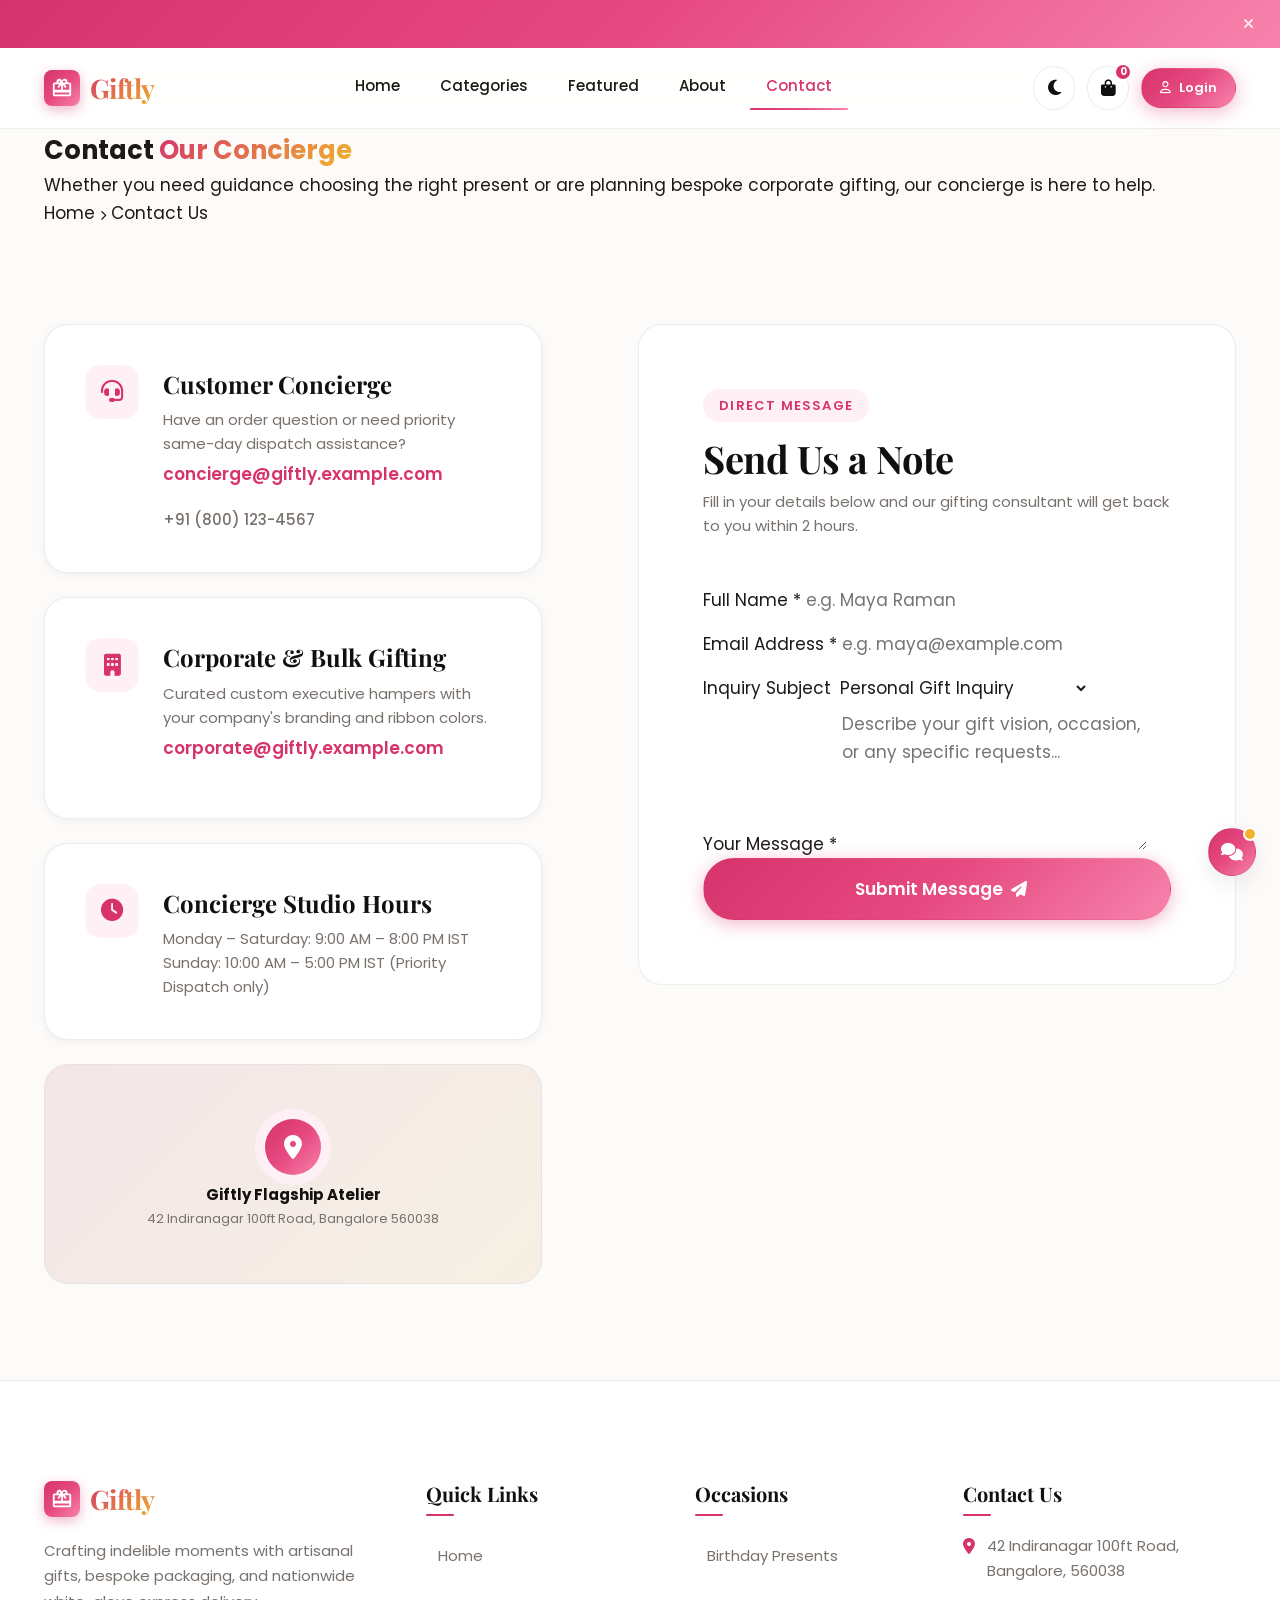
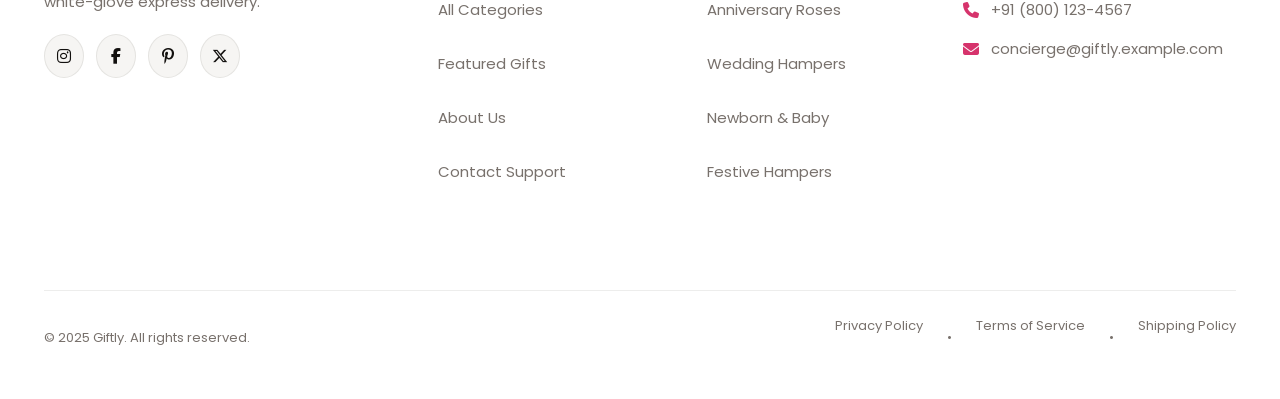
<file: member1-ui/gift-website/contact.html>
<!DOCTYPE html>
<html lang="en" data-theme="light">
<head>
  <meta charset="UTF-8">
  <meta name="viewport" content="width=device-width, initial-scale=1.0">
  <meta name="description" content="Contact Giftly - Connect with our luxury gift concierge for custom hampers, corporate gifting inquiries, and order assistance.">
  <title>Contact Us | Giftly Luxury Gift Concierge</title>

  <!-- Google Fonts: Playfair Display + Poppins -->
  <link rel="preconnect" href="https://fonts.googleapis.com">
  <link rel="preconnect" href="https://fonts.gstatic.com" crossorigin>
  <link href="https://fonts.googleapis.com/css2?family=Playfair+Display:ital,wght@0,500;0,600;0,700;0,800;1,400;1,600&family=Poppins:wght@300;400;500;600;700&display=swap" rel="stylesheet">

  <!-- Font Awesome 6 CDN -->
  <link rel="stylesheet" href="https://cdnjs.cloudflare.com/ajax/libs/font-awesome/6.5.1/css/all.min.css" crossorigin="anonymous" referrerpolicy="no-referrer">

  <!-- Modular CSS Stylesheets -->
  <link rel="stylesheet" href="css/global.css">
  <link rel="stylesheet" href="css/navbar.css">
  <link rel="stylesheet" href="css/contact.css">
  <link rel="stylesheet" href="css/footer.css">
  <link rel="stylesheet" href="css/responsive.css">
</head>
<body>

  <!-- Preloader -->
  <div id="preloader" aria-hidden="true">
    <div class="preloader-box">
      <svg viewBox="0 0 100 100" fill="none" xmlns="http://www.w3.org/2000/svg">
        <rect x="18" y="38" width="64" height="48" rx="8" fill="#D6336C" />
        <rect x="14" y="28" width="72" height="14" rx="5" fill="#E64980" />
        <rect x="44" y="28" width="12" height="58" fill="#F0B429" />
        <rect x="14" y="56" width="72" height="12" fill="#F0B429" />
        <circle cx="50" cy="28" r="5" fill="#F0B429" />
      </svg>
    </div>
    <div class="preloader-counter" id="preloader-counter">0%</div>
    <p class="preloader-text">Loading Giftly...</p>
  </div>

  <!-- Scroll Progress Bar -->
  <div id="scroll-progress" role="progressbar" aria-label="Reading progress" aria-valuenow="0" aria-valuemin="0" aria-valuemax="100"></div>

  <!-- Announcement Bar -->
  <aside class="announcement-bar" id="announcement-bar" aria-label="Announcement">
    <div class="announcement-track">
      <div class="announcement-content">
        <div class="announcement-item">
          <span>🎁 Free shipping over ₹999</span>
          <span class="divider">•</span>
          <span>⚡ Same-day luxury delivery</span>
          <span class="divider">•</span>
          <span>✨ Handpicked premium gifts</span>
          <span class="divider">•</span>
          <span>💌 Complimentary handwritten greeting card</span>
        </div>
      </div>
    </div>
    <button class="announcement-close" id="announcement-close" aria-label="Close Announcement Bar">
      <i class="fa-solid fa-xmark"></i>
    </button>
  </aside>

  <!-- Navbar -->
  <header class="site-header">
    <nav class="navbar" aria-label="Main Navigation">
      <div class="container navbar-container">
        <a href="index.html" class="brand-logo" aria-label="Giftly Homepage">
          <span class="brand-icon">
            <svg viewBox="0 0 24 24" fill="currentColor">
              <path d="M20 6h-2.18c.11-.31.18-.65.18-1 0-1.66-1.34-3-3-3-1.05 0-1.96.54-2.5 1.35l-.5.75-.5-.75C10.96 2.54 10.05 2 9 2 7.34 2 6 3.34 6 5c0 .35.07.69.18 1H4c-1.11 0-1.99.89-1.99 2L2 19c0 1.11.89 2 2 2h16c1.11 0 2-.89 2-2V8c0-1.11-.89-2-2-2zm-5-2c.55 0 1 .45 1 1s-.45 1-1 1h-2V5c0-.55.45-1 1-1zM9 4c.55 0 1 .45 1 1v1H8c0-.55.45-1 1-1zm11 15H4v-2h16v2zm0-5H4V8h5.08L7 10.83 8.62 12 11 8.76V14h2V8.76L15.38 12 17 10.83 14.92 8H20v6z"/>
            </svg>
          </span>
          <span class="brand-text">Giftly</span>
        </a>

        <div class="nav-menu-wrapper">
          <ul class="nav-links">
            <li class="nav-item"><a href="index.html" class="nav-link">Home</a></li>
            <li class="nav-item"><a href="categories.html" class="nav-link">Categories</a></li>
            <li class="nav-item"><a href="index.html#featured-gifts" class="nav-link">Featured</a></li>
            <li class="nav-item"><a href="about.html" class="nav-link">About</a></li>
            <li class="nav-item"><a href="contact.html" class="nav-link active">Contact</a></li>
          </ul>
          <span class="nav-indicator" aria-hidden="true"></span>
        </div>

        <div class="nav-actions">
          <button class="theme-toggle-btn" id="theme-toggle" aria-label="Toggle Dark or Light theme">
            <i class="fa-solid fa-moon icon-moon"></i>
            <i class="fa-solid fa-sun icon-sun"></i>
          </button>
          <button class="cart-btn-placeholder" aria-label="Shopping Cart">
            <i class="fa-solid fa-bag-shopping"></i>
            <span class="cart-badge">0</span>
          </button>
          <a href="#login" class="btn btn-primary btn-login-placeholder">
            <i class="fa-regular fa-user"></i>
            <span>Login</span>
          </a>
          <button class="hamburger" id="hamburger-toggle" aria-label="Toggle Navigation Menu">
            <span class="hamburger-line"></span>
            <span class="hamburger-line"></span>
            <span class="hamburger-line"></span>
          </button>
        </div>
      </div>
    </nav>

    <div class="mobile-nav-drawer" id="mobile-drawer" aria-hidden="true">
      <ul class="mobile-nav-links">
        <li><a href="index.html" class="mobile-nav-link">Home</a></li>
        <li><a href="categories.html" class="mobile-nav-link">Categories</a></li>
        <li><a href="index.html#featured-gifts" class="mobile-nav-link">Featured Gifts</a></li>
        <li><a href="about.html" class="mobile-nav-link">About Us</a></li>
        <li><a href="contact.html" class="mobile-nav-link active">Contact</a></li>
      </ul>
      <div class="mobile-nav-actions">
        <button class="btn btn-primary btn-lg" onclick="showToast('Authentication is a visual placeholder.', 'info')">
          <i class="fa-regular fa-user"></i>
          <span>Member Login</span>
        </button>
      </div>
    </div>
  </header>

  <main>
    <!-- Page Hero Banner -->
    <section class="page-hero">
      <div class="container">
        <h1 class="page-hero-title">Contact <span class="text-gradient">Our Concierge</span></h1>
        <p class="page-hero-subtitle">Whether you need guidance choosing the right present or are planning bespoke corporate gifting, our concierge is here to help.</p>
        <div class="page-breadcrumb">
          <a href="index.html">Home</a>
          <i class="fa-solid fa-chevron-right" style="font-size: 10px;"></i>
          <span>Contact Us</span>
        </div>
      </div>
    </section>

    <!-- Main Contact Section -->
    <section class="section">
      <div class="container">
        <div class="contact-layout-grid">
          <!-- Left: Detailed Contact Channels & Decorative Map -->
          <div class="contact-cards-column">
            <div class="contact-channel-card">
              <div class="channel-icon"><i class="fa-solid fa-headset"></i></div>
              <div class="channel-info">
                <h3>Customer Concierge</h3>
                <p>Have an order question or need priority same-day dispatch assistance?</p>
                <a href="mailto:concierge@giftly.example.com">concierge@giftly.example.com</a>
                <p style="margin-top: 4px; font-weight: 500;">+91 (800) 123-4567</p>
              </div>
            </div>

            <div class="contact-channel-card">
              <div class="channel-icon"><i class="fa-solid fa-building"></i></div>
              <div class="channel-info">
                <h3>Corporate & Bulk Gifting</h3>
                <p>Curated custom executive hampers with your company's branding and ribbon colors.</p>
                <a href="mailto:corporate@giftly.example.com">corporate@giftly.example.com</a>
              </div>
            </div>

            <div class="contact-channel-card">
              <div class="channel-icon"><i class="fa-solid fa-clock"></i></div>
              <div class="channel-info">
                <h3>Concierge Studio Hours</h3>
                <p>Monday – Saturday: 9:00 AM – 8:00 PM IST</p>
                <p>Sunday: 10:00 AM – 5:00 PM IST (Priority Dispatch only)</p>
              </div>
            </div>

            <!-- Decorative Map Panel -->
            <div class="map-panel">
              <div class="map-placeholder-graphic">
                <div class="map-pin-pulse">
                  <i class="fa-solid fa-location-dot"></i>
                </div>
                <div class="map-store-text">Giftly Flagship Atelier</div>
                <div class="map-store-sub">42 Indiranagar 100ft Road, Bangalore 560038</div>
              </div>
            </div>
          </div>

          <!-- Right: Interactive Form -->
          <div class="card" style="padding: var(--space-2xl);">
            <div style="margin-bottom: var(--space-xl);">
              <span class="section-badge">Direct Message</span>
              <h2 class="section-title" style="font-size: var(--fs-2xl); margin-top: 6px;">Send Us a Note</h2>
              <p class="section-desc" style="font-size: var(--fs-sm);">Fill in your details below and our gifting consultant will get back to you within 2 hours.</p>
            </div>

            <form id="contact-form" novalidate>
              <div class="form-group">
                <label for="contact-name" class="form-label">Full Name *</label>
                <input type="text" id="contact-name" class="form-input" placeholder="e.g. Maya Raman" required>
                <span class="form-error-msg"></span>
              </div>

              <div class="form-group">
                <label for="contact-email" class="form-label">Email Address *</label>
                <input type="email" id="contact-email" class="form-input" placeholder="e.g. maya@example.com" required>
                <span class="form-error-msg"></span>
              </div>

              <div class="form-group">
                <label for="contact-subject" class="form-label">Inquiry Subject</label>
                <select id="contact-subject" class="form-input" style="cursor: pointer;">
                  <option value="general">Personal Gift Inquiry</option>
                  <option value="corporate">Corporate & Bulk Gifting</option>
                  <option value="order">Order Tracking & Delivery</option>
                  <option value="custom">Bespoke Custom Keepsake</option>
                </select>
              </div>

              <div class="form-group">
                <label for="contact-message" class="form-label">Your Message *</label>
                <textarea id="contact-message" class="form-textarea" placeholder="Describe your gift vision, occasion, or any specific requests..." rows="5" required></textarea>
                <span class="form-error-msg"></span>
              </div>

              <button type="submit" class="btn btn-primary btn-lg" style="width: 100%;">
                <span class="btn-spinner"></span>
                <span class="btn-text">Submit Message</span>
                <i class="fa-solid fa-paper-plane"></i>
              </button>
            </form>
          </div>
        </div>
      </div>
    </section>
  </main>

  <!-- Footer -->
  <footer class="site-footer">
    <div class="container">
      <div class="footer-top-grid">
        <div class="footer-brand-col">
          <a href="index.html" class="brand-logo">
            <span class="brand-icon">
              <svg viewBox="0 0 24 24" fill="currentColor">
                <path d="M20 6h-2.18c.11-.31.18-.65.18-1 0-1.66-1.34-3-3-3-1.05 0-1.96.54-2.5 1.35l-.5.75-.5-.75C10.96 2.54 10.05 2 9 2 7.34 2 6 3.34 6 5c0 .35.07.69.18 1H4c-1.11 0-1.99.89-1.99 2L2 19c0 1.11.89 2 2 2h16c1.11 0 2-.89 2-2V8c0-1.11-.89-2-2-2zm-5-2c.55 0 1 .45 1 1s-.45 1-1 1h-2V5c0-.55.45-1 1-1zM9 4c.55 0 1 .45 1 1v1H8c0-.55.45-1 1-1zm11 15H4v-2h16v2zm0-5H4V8h5.08L7 10.83 8.62 12 11 8.76V14h2V8.76L15.38 12 17 10.83 14.92 8H20v6z"/>
              </svg>
            </span>
            <span class="brand-text">Giftly</span>
          </a>
          <p class="footer-brand-desc">
            Crafting indelible moments with artisanal gifts, bespoke packaging, and nationwide white-glove express delivery.
          </p>
          <div class="footer-social-links">
            <a href="https://instagram.com" target="_blank" rel="noopener noreferrer" class="footer-social-icon" aria-label="Instagram"><i class="fa-brands fa-instagram"></i></a>
            <a href="https://facebook.com" target="_blank" rel="noopener noreferrer" class="footer-social-icon" aria-label="Facebook"><i class="fa-brands fa-facebook-f"></i></a>
            <a href="https://pinterest.com" target="_blank" rel="noopener noreferrer" class="footer-social-icon" aria-label="Pinterest"><i class="fa-brands fa-pinterest-p"></i></a>
            <a href="https://twitter.com" target="_blank" rel="noopener noreferrer" class="footer-social-icon" aria-label="Twitter"><i class="fa-brands fa-x-twitter"></i></a>
          </div>
        </div>

        <div class="footer-col">
          <h4 class="footer-col-title">Quick Links</h4>
          <ul class="footer-nav-list">
            <li><a href="index.html" class="footer-nav-link"><i class="fa-solid fa-chevron-right"></i> Home</a></li>
            <li><a href="categories.html" class="footer-nav-link"><i class="fa-solid fa-chevron-right"></i> All Categories</a></li>
            <li><a href="index.html#featured-gifts" class="footer-nav-link"><i class="fa-solid fa-chevron-right"></i> Featured Gifts</a></li>
            <li><a href="about.html" class="footer-nav-link"><i class="fa-solid fa-chevron-right"></i> About Us</a></li>
            <li><a href="contact.html" class="footer-nav-link"><i class="fa-solid fa-chevron-right"></i> Contact Support</a></li>
          </ul>
        </div>

        <div class="footer-col">
          <h4 class="footer-col-title">Occasions</h4>
          <ul class="footer-nav-list">
            <li><a href="categories.html" class="footer-nav-link"><i class="fa-solid fa-chevron-right"></i> Birthday Presents</a></li>
            <li><a href="categories.html" class="footer-nav-link"><i class="fa-solid fa-chevron-right"></i> Anniversary Roses</a></li>
            <li><a href="categories.html" class="footer-nav-link"><i class="fa-solid fa-chevron-right"></i> Wedding Hampers</a></li>
            <li><a href="categories.html" class="footer-nav-link"><i class="fa-solid fa-chevron-right"></i> Newborn & Baby</a></li>
            <li><a href="categories.html" class="footer-nav-link"><i class="fa-solid fa-chevron-right"></i> Festive Hampers</a></li>
          </ul>
        </div>

        <div class="footer-col">
          <h4 class="footer-col-title">Contact Us</h4>
          <div class="footer-contact-item">
            <i class="fa-solid fa-location-dot"></i>
            <span>42 Indiranagar 100ft Road, Bangalore, 560038</span>
          </div>
          <div class="footer-contact-item">
            <i class="fa-solid fa-phone"></i>
            <span>+91 (800) 123-4567</span>
          </div>
          <div class="footer-contact-item">
            <i class="fa-solid fa-envelope"></i>
            <span>concierge@giftly.example.com</span>
          </div>
        </div>
      </div>

      <div class="footer-bottom-bar">
        <p>&copy; 2025 Giftly. All rights reserved.</p>
        <div class="footer-bottom-links">
          <a href="#" onclick="event.preventDefault(); showToast('Privacy Policy preview.', 'info');">Privacy Policy</a>
          <span>•</span>
          <a href="#" onclick="event.preventDefault(); showToast('Terms of Service preview.', 'info');">Terms of Service</a>
          <span>•</span>
          <a href="#" onclick="event.preventDefault(); showToast('Shipping Policy preview.', 'info');">Shipping Policy</a>
        </div>
      </div>
    </div>
  </footer>

  <!-- Floating Actions -->
  <div class="floating-actions">
    <button class="fab-btn" id="back-to-top" aria-label="Back to Top"><i class="fa-solid fa-arrow-up"></i></button>
    <button class="fab-btn chat-bubble-btn" id="chat-bubble-btn" aria-label="Need Help?"><i class="fa-solid fa-comments"></i><span class="badge-ping"></span></button>
  </div>

  <script src="js/data.js"></script>
  <script src="js/main.js"></script>
</body>
</html>
</file>
<file: member2-products/style.css>
/* ==========================================================================
   OCCASIO 🎁 – LUXURY DARK BLUE & LIGHT BLUE THEME
   Styles & Micro-Animations
   ========================================================================== */

:root {
  /* Dark Blue Hierarchy */
  --bg-deep-navy: #050a16;
  --bg-dark-base: #091124;
  --bg-dark-surface: #0e1b38;
  --bg-dark-elevated: #13244a;
  --bg-glass-card: rgba(14, 27, 56, 0.72);
  --bg-glass-panel: rgba(9, 17, 36, 0.88);

  /* Light Blue & Cyan Highlight Hierarchy */
  --blue-glow-50: #f0f9ff;
  --blue-glow-100: #e0f2fe;
  --blue-glow-200: #bae6fd;
  --blue-glow-300: #7dd3fc;
  --blue-primary: #38bdf8;
  --blue-vibrant: #0ea5e9;
  --blue-deep: #0284c7;
  --cyan-neon: #00f2fe;
  --royal-blue: #2563eb;

  /* UI Accents */
  --text-pure: #ffffff;
  --text-heading: #f1f5f9;
  --text-body: #cbd5e1;
  --text-muted: #94a3b8;
  --text-dim: #64748b;
  --border-subtle: rgba(56, 189, 248, 0.16);
  --border-active: rgba(56, 189, 248, 0.5);
  --border-glow: rgba(0, 242, 254, 0.7);
  --success: #10b981;
  --danger: #f43f5e;
  --gold: #fbbf24;

  /* Glow Effects */
  --glow-light-blue-sm: 0 0 16px rgba(56, 189, 248, 0.28);
  --glow-light-blue-md: 0 0 28px rgba(56, 189, 248, 0.42);
  --glow-light-blue-lg: 0 0 45px rgba(0, 242, 254, 0.55);
  --shadow-elevation: 0 14px 34px -8px rgba(0, 0, 0, 0.65), 0 6px 14px -4px rgba(0, 0, 0, 0.5);

  /* Transitions */
  --transition-quick: 0.15s ease;
  --transition-normal: 0.28s cubic-bezier(0.16, 1, 0.3, 1);
  --transition-smooth: 0.45s cubic-bezier(0.16, 1, 0.3, 1);
  --transition-bounce: 0.5s cubic-bezier(0.34, 1.56, 0.64, 1);
}

/* ==========================================================================
   RESET & FOUNDATIONS
   ========================================================================== */
*, *::before, *::after {
  margin: 0;
  padding: 0;
  box-sizing: border-box;
}

html {
  scroll-behavior: smooth;
  font-size: 16px;
}

body {
  font-family: 'Plus Jakarta Sans', sans-serif;
  background-color: var(--bg-deep-navy);
  color: var(--text-body);
  line-height: 1.6;
  min-height: 100vh;
  overflow-x: hidden;
  position: relative;
}

h1, h2, h3, h4, h5, h6 {
  font-family: 'Outfit', sans-serif;
  font-weight: 700;
  color: var(--text-heading);
  letter-spacing: -0.02em;
}

a {
  color: var(--blue-primary);
  text-decoration: none;
  transition: color var(--transition-quick);
}

a:hover {
  color: var(--blue-glow-200);
}

.container {
  width: 100%;
  max-width: 1320px;
  margin: 0 auto;
  padding: 0 1.5rem;
}

/* Confetti Canvas */
.confetti-canvas {
  position: fixed;
  inset: 0;
  width: 100vw;
  height: 100vh;
  pointer-events: none;
  z-index: 9999;
}

/* ==========================================================================
   AURORA MESH & MOUSE PARALLAX BACKGROUND
   ========================================================================== */
.aurora-bg {
  position: fixed;
  inset: 0;
  overflow: hidden;
  pointer-events: none;
  z-index: -1;
}

.aurora-blob {
  position: absolute;
  border-radius: 50%;
  filter: blur(90px);
  opacity: 0.45;
  transition: transform 0.2s cubic-bezier(0.1, 0.9, 0.2, 1);
}

.blob-1 {
  width: 550px;
  height: 550px;
  background: radial-gradient(circle, rgba(56, 189, 248, 0.35) 0%, rgba(2, 132, 199, 0.1) 70%);
  top: -10%;
  left: -5%;
  animation: driftOne 22s infinite alternate ease-in-out;
}

.blob-2 {
  width: 650px;
  height: 650px;
  background: radial-gradient(circle, rgba(14, 165, 233, 0.3) 0%, rgba(37, 99, 235, 0.1) 70%);
  bottom: 10%;
  right: -10%;
  animation: driftTwo 28s infinite alternate ease-in-out;
}

.blob-3 {
  width: 480px;
  height: 480px;
  background: radial-gradient(circle, rgba(0, 242, 254, 0.2) 0%, rgba(15, 27, 56, 0.05) 70%);
  top: 45%;
  left: 35%;
  animation: driftThree 20s infinite alternate ease-in-out;
}

@keyframes driftOne {
  0% { transform: translate(0, 0) scale(1); }
  100% { transform: translate(120px, 80px) scale(1.15); }
}

@keyframes driftTwo {
  0% { transform: translate(0, 0) scale(1.1); }
  100% { transform: translate(-100px, -60px) scale(0.95); }
}

@keyframes driftThree {
  0% { transform: translate(0, 0) scale(0.9); }
  100% { transform: translate(60px, -90px) scale(1.2); }
}

/* ==========================================================================
   ANNOUNCEMENT BAR
   ========================================================================== */
.announcement-bar {
  background: linear-gradient(90deg, #071228 0%, #0d234d 50%, #071228 100%);
  border-bottom: 1px solid var(--border-subtle);
  padding: 0.45rem 0;
  font-size: 0.825rem;
}

.announcement-inner {
  display: flex;
  align-items: center;
  justify-content: space-between;
  flex-wrap: wrap;
  gap: 0.5rem;
}

.portal-badge {
  background: rgba(56, 189, 248, 0.14);
  border: 1px solid var(--border-active);
  color: var(--blue-glow-300);
  font-weight: 700;
  padding: 0.2rem 0.65rem;
  border-radius: 9999px;
  display: inline-flex;
  align-items: center;
  gap: 0.4rem;
}

.announcement-tagline {
  color: var(--blue-glow-200);
  font-weight: 500;
}

.announcement-pill {
  display: inline-flex;
  align-items: center;
  gap: 0.4rem;
  color: var(--text-muted);
  font-size: 0.775rem;
}

.live-pulse {
  width: 7px;
  height: 7px;
  background-color: var(--cyan-neon);
  border-radius: 50%;
  box-shadow: 0 0 8px var(--cyan-neon);
  animation: pulseLight 1.8s infinite;
}

@keyframes pulseLight {
  0%, 100% { opacity: 1; transform: scale(1); }
  50% { opacity: 0.4; transform: scale(0.85); }
}

/* ==========================================================================
   NAVBAR & LIVE SEARCH
   ========================================================================== */
.navbar {
  position: sticky;
  top: 0;
  z-index: 100;
  background: rgba(9, 17, 36, 0.82);
  backdrop-filter: blur(18px);
  -webkit-backdrop-filter: blur(18px);
  border-bottom: 1px solid var(--border-subtle);
  padding: 0.85rem 0;
  transition: all var(--transition-normal);
}

.nav-container {
  display: flex;
  align-items: center;
  justify-content: space-between;
  gap: 1.5rem;
}

/* Brand Link */
.brand-link {
  display: flex;
  align-items: center;
  gap: 0.75rem;
  cursor: pointer;
}

.brand-icon-box {
  width: 44px;
  height: 44px;
  background: linear-gradient(135deg, var(--blue-deep) 0%, var(--blue-primary) 100%);
  border-radius: 12px;
  display: flex;
  align-items: center;
  justify-content: center;
  color: var(--bg-deep-navy);
  font-size: 1.3rem;
  box-shadow: var(--glow-light-blue-sm);
  transition: transform var(--transition-bounce);
}

.brand-link:hover .brand-icon-box {
  transform: rotate(-10deg) scale(1.08);
}

.brand-title {
  font-size: 1.6rem;
  font-weight: 800;
  color: #ffffff;
  letter-spacing: -0.03em;
  font-family: 'Outfit', sans-serif;
}

.brand-dot {
  color: var(--cyan-neon);
  text-shadow: 0 0 10px var(--cyan-neon);
}

.brand-sub {
  display: block;
  font-size: 0.68rem;
  color: var(--blue-glow-300);
  text-transform: uppercase;
  letter-spacing: 0.08em;
  font-weight: 600;
}

/* Search Module */
.search-module {
  position: relative;
  flex: 1;
  max-width: 520px;
}

.search-ico {
  position: absolute;
  left: 1.1rem;
  top: 50%;
  transform: translateY(-50%);
  color: var(--blue-primary);
  font-size: 0.95rem;
  pointer-events: none;
}

.search-module input {
  width: 100%;
  background: var(--bg-dark-surface);
  border: 1px solid var(--border-subtle);
  border-radius: 9999px;
  padding: 0.75rem 2.8rem 0.75rem 2.8rem;
  color: #ffffff;
  font-size: 0.9rem;
  transition: all var(--transition-normal);
}

.search-module input:focus {
  outline: none;
  border-color: var(--blue-primary);
  background: var(--bg-dark-elevated);
  box-shadow: var(--glow-light-blue-sm);
}

.search-module input::placeholder {
  color: var(--text-dim);
}

.clear-search-btn {
  position: absolute;
  right: 0.95rem;
  top: 50%;
  transform: translateY(-50%);
  background: none;
  border: none;
  color: var(--text-muted);
  cursor: pointer;
  padding: 0.3rem;
  font-size: 0.9rem;
  transition: color var(--transition-quick);
}

.clear-search-btn:hover {
  color: var(--cyan-neon);
}

/* Nav Controls */
.nav-controls {
  display: flex;
  align-items: center;
  gap: 0.85rem;
}

.nav-btn {
  background: var(--bg-dark-surface);
  border: 1px solid var(--border-subtle);
  color: #ffffff;
  padding: 0.65rem 1rem;
  border-radius: 12px;
  cursor: pointer;
  display: inline-flex;
  align-items: center;
  gap: 0.5rem;
  font-size: 0.9rem;
  font-weight: 600;
  transition: all var(--transition-normal);
}

.nav-btn:hover {
  background: var(--bg-dark-elevated);
  border-color: var(--blue-primary);
  color: var(--blue-glow-200);
  transform: translateY(-2px);
}

.cart-toggle-btn {
  background: linear-gradient(135deg, #112957 0%, #173d7d 100%);
  border-color: var(--blue-primary);
  color: var(--blue-glow-100);
  box-shadow: var(--glow-light-blue-sm);
}

.cart-toggle-btn:hover {
  box-shadow: var(--glow-light-blue-md);
  background: linear-gradient(135deg, #163673 0%, #1e4ea1 100%);
}

.badge {
  background: var(--blue-primary);
  color: var(--bg-deep-navy);
  font-size: 0.725rem;
  font-weight: 800;
  padding: 0.15rem 0.5rem;
  border-radius: 9999px;
  min-width: 20px;
  text-align: center;
  transition: transform var(--transition-bounce);
}

/* Cart Bump Animation */
.cart-bump {
  animation: cartBump 0.45s cubic-bezier(0.34, 1.56, 0.64, 1);
}

@keyframes cartBump {
  0% { transform: scale(1); }
  50% { transform: scale(1.4) rotate(-12deg); }
  100% { transform: scale(1) rotate(0); }
}

/* ==========================================================================
   HERO & INTERACTIVE 3D GIFT BOX WITH CONFETTI
   ========================================================================== */
.hero-section {
  padding: 3.5rem 0 2.5rem 0;
  border-bottom: 1px solid var(--border-subtle);
  position: relative;
  overflow: hidden;
}

.hero-layout {
  display: grid;
  grid-template-columns: 1.2fr 0.8fr;
  gap: 3rem;
  align-items: center;
}

.hero-badge {
  display: inline-flex;
  align-items: center;
  gap: 0.5rem;
  background: rgba(56, 189, 248, 0.1);
  border: 1px solid var(--border-active);
  color: var(--blue-glow-300);
  padding: 0.4rem 1.1rem;
  border-radius: 9999px;
  font-size: 0.85rem;
  font-weight: 700;
  margin-bottom: 1.25rem;
  box-shadow: var(--glow-light-blue-sm);
}

.hero-heading {
  font-size: clamp(2.4rem, 4.5vw, 3.6rem);
  font-weight: 900;
  line-height: 1.15;
  margin-bottom: 1.25rem;
}

.gradient-blue-text {
  background: linear-gradient(135deg, #ffffff 15%, var(--blue-glow-300) 60%, var(--cyan-neon) 100%);
  -webkit-background-clip: text;
  -webkit-text-fill-color: transparent;
  display: inline-block;
}

.hero-desc {
  font-size: 1.05rem;
  color: var(--text-body);
  max-width: 580px;
  margin-bottom: 2rem;
  line-height: 1.7;
}

.hero-cta-group {
  display: flex;
  align-items: center;
  gap: 1rem;
  flex-wrap: wrap;
}

/* 3D Gift Box */
.hero-gift-col {
  display: flex;
  justify-content: center;
  align-items: center;
}

.gift-box-wrapper {
  position: relative;
  width: 260px;
  height: 260px;
  display: flex;
  flex-direction: column;
  align-items: center;
  justify-content: center;
  cursor: pointer;
  user-select: none;
}

.gift-aura {
  position: absolute;
  width: 280px;
  height: 280px;
  border-radius: 50%;
  background: radial-gradient(circle, rgba(56, 189, 248, 0.35) 0%, transparent 70%);
  filter: blur(35px);
  z-index: 0;
  animation: pulseGlow 3s infinite alternate ease-in-out;
}

@keyframes pulseGlow {
  0% { transform: scale(0.9); opacity: 0.5; }
  100% { transform: scale(1.15); opacity: 0.85; }
}

.gift-box {
  position: relative;
  width: 140px;
  height: 140px;
  z-index: 1;
  transition: transform var(--transition-normal);
}

.gift-box:hover {
  transform: scale(1.06) rotate(2deg);
}

/* Gift Lid */
.gift-lid {
  position: absolute;
  top: 0;
  left: -8px;
  width: 156px;
  height: 38px;
  background: linear-gradient(135deg, #0284c7 0%, #38bdf8 100%);
  border-radius: 8px 8px 4px 4px;
  box-shadow: 0 8px 20px rgba(0, 0, 0, 0.4), var(--glow-light-blue-sm);
  z-index: 3;
  transition: all 0.5s cubic-bezier(0.34, 1.56, 0.64, 1);
}

.gift-ribbon-bow {
  position: absolute;
  top: -20px;
  left: 50%;
  transform: translateX(-50%);
  width: 44px;
  height: 24px;
  background: var(--cyan-neon);
  border-radius: 50% 50% 10% 10%;
  box-shadow: 0 0 12px var(--cyan-neon);
}

.gift-ribbon-bow::before, .gift-ribbon-bow::after {
  content: '';
  position: absolute;
  top: 4px;
  width: 18px;
  height: 18px;
  border: 4px solid var(--blue-glow-100);
  border-radius: 50%;
}
.gift-ribbon-bow::before { left: -10px; }
.gift-ribbon-bow::after { right: -10px; }

.gift-ribbon-h {
  position: absolute;
  top: 0;
  left: 50%;
  transform: translateX(-50%);
  width: 24px;
  height: 100%;
  background: var(--cyan-neon);
}

/* Gift Body */
.gift-body {
  position: absolute;
  bottom: 0;
  left: 0;
  width: 140px;
  height: 110px;
  background: linear-gradient(135deg, #0c2b5d 0%, #174894 100%);
  border-radius: 0 0 12px 12px;
  border: 1px solid var(--border-active);
  box-shadow: 0 15px 30px rgba(0, 0, 0, 0.6);
  z-index: 2;
  overflow: hidden;
}

.gift-ribbon-v {
  position: absolute;
  top: 0;
  left: 50%;
  transform: translateX(-50%);
  width: 24px;
  height: 100%;
  background: var(--cyan-neon);
  box-shadow: 0 0 10px rgba(0, 242, 254, 0.5);
}

.gift-sparkles-burst {
  position: absolute;
  inset: 0;
  display: flex;
  align-items: center;
  justify-content: center;
  font-size: 1.5rem;
  opacity: 0;
  transition: all 0.4s ease;
  pointer-events: none;
}

.gift-sparkles-burst span {
  position: absolute;
  transition: transform 0.5s cubic-bezier(0.34, 1.56, 0.64, 1), opacity 0.5s ease;
}

/* Gift Box Open State */
.gift-box.opened .gift-lid {
  transform: translateY(-50px) rotate(-18deg) scale(1.1);
}

.gift-box.opened .gift-sparkles-burst {
  opacity: 1;
}

.gift-box.opened .gift-sparkles-burst span:nth-child(1) { transform: translate(-45px, -60px) scale(1.3); }
.gift-box.opened .gift-sparkles-burst span:nth-child(2) { transform: translate(45px, -65px) scale(1.4); }
.gift-box.opened .gift-sparkles-burst span:nth-child(3) { transform: translate(-30px, -90px) scale(1.2); }
.gift-box.opened .gift-sparkles-burst span:nth-child(4) { transform: translate(30px, -90px) scale(1.3); }
.gift-box.opened .gift-sparkles-burst span:nth-child(5) { transform: translate(0, -110px) scale(1.5); }

.gift-tip {
  margin-top: 1rem;
  font-size: 0.8rem;
  color: var(--blue-glow-300);
  background: rgba(14, 27, 56, 0.8);
  border: 1px solid var(--border-subtle);
  padding: 0.35rem 0.85rem;
  border-radius: 9999px;
  display: flex;
  align-items: center;
  gap: 0.45rem;
  z-index: 1;
}

/* ==========================================================================
   OCCASION CATEGORY CARDS
   ========================================================================== */
.occasions-section {
  padding: 3.5rem 0 2rem 0;
}

.section-header {
  margin-bottom: 2rem;
}

.section-badge {
  font-size: 0.8rem;
  font-weight: 700;
  color: var(--blue-primary);
  text-transform: uppercase;
  letter-spacing: 0.1em;
  display: block;
  margin-bottom: 0.35rem;
}

.section-title {
  font-size: 2rem;
  color: #ffffff;
}

.section-subtitle {
  color: var(--text-muted);
  font-size: 0.95rem;
  margin-top: 0.25rem;
}

.occasions-cards-grid {
  display: grid;
  grid-template-columns: repeat(6, 1fr);
  gap: 1.25rem;
}

.occasion-card {
  background: var(--bg-glass-card);
  backdrop-filter: blur(14px);
  -webkit-backdrop-filter: blur(14px);
  border: 1px solid var(--border-subtle);
  border-radius: 20px;
  padding: 1.5rem 1rem;
  text-align: center;
  cursor: pointer;
  position: relative;
  overflow: hidden;
  display: flex;
  flex-direction: column;
  align-items: center;
  transition: all var(--transition-normal);
  user-select: none;
}

.card-glow {
  position: absolute;
  inset: 0;
  background: radial-gradient(circle at 50% 0%, rgba(56, 189, 248, 0.22) 0%, transparent 70%);
  opacity: 0;
  transition: opacity var(--transition-normal);
}

.occasion-card:hover {
  transform: translateY(-8px);
  border-color: var(--blue-primary);
  box-shadow: var(--glow-light-blue-md), var(--shadow-elevation);
  background: var(--bg-dark-elevated);
}

.occasion-card:hover .card-glow {
  opacity: 1;
}

.occasion-card.active {
  background: linear-gradient(165deg, #122c5e 0%, #19438c 100%);
  border-color: var(--cyan-neon);
  box-shadow: var(--glow-light-blue-lg), var(--shadow-elevation);
  transform: translateY(-5px);
}

.card-icon-circle {
  width: 68px;
  height: 68px;
  border-radius: 50%;
  background: var(--bg-dark-surface);
  border: 1px solid var(--border-subtle);
  display: flex;
  align-items: center;
  justify-content: center;
  margin-bottom: 1rem;
  transition: transform var(--transition-bounce);
  box-shadow: inset 0 0 15px rgba(56, 189, 248, 0.1);
}

.occasion-card:hover .card-icon-circle {
  transform: scale(1.12);
  border-color: var(--blue-primary);
  background: var(--bg-dark-elevated);
}

.occ-emoji {
  font-size: 2rem;
  filter: drop-shadow(0 2px 5px rgba(0,0,0,0.4));
}

.occ-title {
  font-size: 1.05rem;
  font-weight: 700;
  color: #ffffff;
  margin-bottom: 0.35rem;
}

.occ-desc {
  font-size: 0.775rem;
  color: var(--text-muted);
  line-height: 1.35;
  margin-bottom: 0.85rem;
  flex-grow: 1;
}

.occ-pill {
  font-size: 0.725rem;
  font-weight: 700;
  background: rgba(56, 189, 248, 0.12);
  border: 1px solid rgba(56, 189, 248, 0.25);
  color: var(--blue-glow-300);
  padding: 0.15rem 0.6rem;
  border-radius: 9999px;
}

.occasion-card.active .occ-pill {
  background: var(--cyan-neon);
  color: var(--bg-deep-navy);
  border-color: var(--cyan-neon);
}

/* ==========================================================================
   SLIDING FILTER TABS & CATALOG TOOLBAR
   ========================================================================== */
.catalog-section {
  padding: 2.5rem 0 5rem 0;
}

.filter-tabs-wrapper {
  margin-bottom: 1.5rem;
  overflow-x: auto;
  padding-bottom: 0.5rem;
}

.filter-tabs-track {
  position: relative;
  display: inline-flex;
  align-items: center;
  gap: 0.4rem;
  background: var(--bg-dark-surface);
  border: 1px solid var(--border-subtle);
  border-radius: 9999px;
  padding: 0.4rem;
}

.sliding-pill-indicator {
  position: absolute;
  top: 0.4rem;
  bottom: 0.4rem;
  left: 0;
  border-radius: 9999px;
  background: linear-gradient(135deg, var(--blue-deep) 0%, var(--blue-primary) 100%);
  box-shadow: var(--glow-light-blue-sm);
  transition: all 0.35s cubic-bezier(0.16, 1, 0.3, 1);
  pointer-events: none;
  z-index: 1;
}

.filter-tab {
  position: relative;
  z-index: 2;
  background: none;
  border: none;
  color: var(--text-body);
  font-size: 0.875rem;
  font-weight: 600;
  padding: 0.55rem 1.15rem;
  border-radius: 9999px;
  cursor: pointer;
  white-space: nowrap;
  transition: color var(--transition-quick);
}

.filter-tab:hover {
  color: #ffffff;
}

.filter-tab.active {
  color: var(--bg-deep-navy);
  font-weight: 800;
}

/* Toolbar */
.catalog-toolbar {
  background: var(--bg-glass-card);
  backdrop-filter: blur(14px);
  border: 1px solid var(--border-subtle);
  border-radius: 16px;
  padding: 1rem 1.5rem;
  display: flex;
  justify-content: space-between;
  align-items: center;
  gap: 1.25rem;
  flex-wrap: wrap;
  margin-bottom: 1.5rem;
}

.current-selection-info {
  display: flex;
  align-items: center;
  gap: 0.6rem;
  flex-wrap: wrap;
}

.label-mute {
  font-size: 0.85rem;
  color: var(--text-muted);
}

.category-highlight {
  font-size: 1.25rem;
  font-weight: 800;
  color: var(--blue-glow-300);
  font-family: 'Outfit', sans-serif;
}

.product-badge-counter {
  font-size: 0.8rem;
  background: var(--bg-dark-surface);
  border: 1px solid var(--border-subtle);
  color: var(--text-body);
  padding: 0.2rem 0.65rem;
  border-radius: 8px;
}

.toolbar-right {
  display: flex;
  align-items: center;
  gap: 0.85rem;
  flex-wrap: wrap;
}

.select-group {
  display: flex;
  align-items: center;
  gap: 0.45rem;
  font-size: 0.85rem;
  color: var(--text-muted);
}

.styled-select {
  background: var(--bg-dark-surface);
  border: 1px solid var(--border-subtle);
  color: #ffffff;
  padding: 0.5rem 0.85rem;
  border-radius: 10px;
  font-size: 0.85rem;
  cursor: pointer;
  outline: none;
  transition: all var(--transition-quick);
}

.styled-select:hover, .styled-select:focus {
  border-color: var(--blue-primary);
  background: var(--bg-dark-elevated);
}

.btn-reset-filters {
  background: transparent;
  border: 1px solid rgba(244, 63, 94, 0.3);
  color: #fca5a5;
  padding: 0.5rem 0.9rem;
  border-radius: 10px;
  font-size: 0.85rem;
  cursor: pointer;
  display: inline-flex;
  align-items: center;
  gap: 0.4rem;
  font-weight: 600;
  transition: all var(--transition-quick);
}

.btn-reset-filters:hover {
  background: rgba(244, 63, 94, 0.15);
  border-color: var(--danger);
  color: #ffffff;
}

/* Active Filter Tags */
.active-filters-row {
  display: flex;
  align-items: center;
  gap: 0.75rem;
  flex-wrap: wrap;
  margin-bottom: 1.5rem;
  padding: 0.6rem 1rem;
  background: rgba(56, 189, 248, 0.06);
  border: 1px dashed var(--border-subtle);
  border-radius: 12px;
}

.tags-label {
  font-size: 0.8rem;
  font-weight: 700;
  color: var(--blue-glow-300);
}

.filter-tags-container {
  display: flex;
  align-items: center;
  gap: 0.5rem;
  flex-wrap: wrap;
}

.filter-tag-pill {
  background: var(--bg-dark-elevated);
  border: 1px solid var(--border-active);
  color: var(--blue-glow-200);
  font-size: 0.775rem;
  padding: 0.2rem 0.65rem;
  border-radius: 9999px;
  display: inline-flex;
  align-items: center;
  gap: 0.45rem;
}

.filter-tag-pill button {
  background: none;
  border: none;
  color: var(--text-muted);
  cursor: pointer;
  font-size: 0.75rem;
}

.filter-tag-pill button:hover {
  color: var(--danger);
}

.clear-all-link {
  background: none;
  border: none;
  color: var(--blue-primary);
  font-size: 0.8rem;
  cursor: pointer;
  text-decoration: underline;
  margin-left: auto;
}

/* ==========================================================================
   PRODUCT GRID & SVG ART CARD DESIGN
   ========================================================================== */
.products-grid {
  display: grid;
  grid-template-columns: repeat(auto-fill, minmax(295px, 1fr));
  gap: 1.75rem;
}

.product-item-card {
  background: var(--bg-glass-card);
  backdrop-filter: blur(14px);
  border: 1px solid var(--border-subtle);
  border-radius: 20px;
  overflow: hidden;
  display: flex;
  flex-direction: column;
  transition: all var(--transition-normal);
  position: relative;
  box-shadow: var(--shadow-elevation);
}

.product-item-card:hover {
  transform: translateY(-8px) scale(1.01);
  border-color: var(--blue-primary);
  box-shadow: var(--glow-light-blue-md), 0 20px 35px rgba(0, 0, 0, 0.5);
  background: var(--bg-dark-surface);
}

/* Product Media Container */
.product-art-wrapper {
  position: relative;
  width: 100%;
  height: 220px;
  background: linear-gradient(135deg, #091326 0%, #102142 100%);
  display: flex;
  align-items: center;
  justify-content: center;
  overflow: hidden;
}

/* Custom SVG Art Styling inside Product Card */
.product-art-svg {
  width: 130px;
  height: 130px;
  transition: transform var(--transition-smooth);
  filter: drop-shadow(0 10px 18px rgba(0, 0, 0, 0.45));
}

.product-item-card:hover .product-art-svg {
  transform: scale(1.12) rotate(-3deg);
}

.product-photo-img {
  width: 100%;
  height: 100%;
  object-fit: cover;
  transition: transform var(--transition-smooth);
}

.product-item-card:hover .product-photo-img {
  transform: scale(1.08);
}

/* Product Badges */
.card-top-badges {
  position: absolute;
  top: 0.85rem;
  left: 0.85rem;
  display: flex;
  flex-direction: column;
  gap: 0.35rem;
  z-index: 2;
}

.occ-badge-tag {
  background: rgba(9, 17, 36, 0.88);
  backdrop-filter: blur(8px);
  border: 1px solid var(--border-active);
  color: var(--blue-glow-200);
  font-size: 0.725rem;
  font-weight: 700;
  padding: 0.25rem 0.6rem;
  border-radius: 8px;
}

.discount-badge-tag {
  background: linear-gradient(135deg, var(--blue-deep) 0%, var(--blue-primary) 100%);
  color: var(--bg-deep-navy);
  font-size: 0.725rem;
  font-weight: 900;
  padding: 0.15rem 0.5rem;
  border-radius: 6px;
  width: fit-content;
}

/* Wishlist Button */
.card-wishlist-action {
  position: absolute;
  top: 0.85rem;
  right: 0.85rem;
  width: 36px;
  height: 36px;
  border-radius: 50%;
  background: rgba(9, 17, 36, 0.8);
  backdrop-filter: blur(8px);
  border: 1px solid var(--border-subtle);
  color: var(--text-muted);
  display: flex;
  align-items: center;
  justify-content: center;
  cursor: pointer;
  transition: all var(--transition-quick);
  z-index: 2;
}

.card-wishlist-action:hover {
  color: var(--danger);
  border-color: var(--danger);
  transform: scale(1.1);
}

.card-wishlist-action.active {
  color: var(--danger);
  background: rgba(244, 63, 94, 0.18);
  border-color: var(--danger);
}

/* Card Content Details */
.product-card-body {
  padding: 1.25rem;
  display: flex;
  flex-direction: column;
  flex-grow: 1;
}

.card-star-rating {
  display: flex;
  align-items: center;
  gap: 0.4rem;
  font-size: 0.825rem;
  margin-bottom: 0.45rem;
}

.star-icons {
  color: var(--gold);
  display: flex;
  gap: 0.1rem;
}

.star-score {
  font-weight: 700;
  color: #ffffff;
}

.review-tally {
  color: var(--text-dim);
}

.product-item-title {
  font-size: 1.1rem;
  font-weight: 700;
  color: #ffffff;
  margin-bottom: 0.4rem;
  line-height: 1.35;
  display: -webkit-box;
  -webkit-line-clamp: 2;
  -webkit-box-orient: vertical;
  overflow: hidden;
}

.product-item-desc {
  color: var(--text-muted);
  font-size: 0.85rem;
  line-height: 1.5;
  margin-bottom: 1.1rem;
  display: -webkit-box;
  -webkit-line-clamp: 2;
  -webkit-box-orient: vertical;
  overflow: hidden;
  flex-grow: 1;
}

/* Pricing */
.price-display-row {
  display: flex;
  align-items: baseline;
  gap: 0.6rem;
  margin-bottom: 1.25rem;
}

.price-current {
  font-size: 1.45rem;
  font-weight: 800;
  color: var(--blue-glow-300);
  font-family: 'Outfit', sans-serif;
}

.price-original {
  font-size: 0.9rem;
  color: var(--text-dim);
  text-decoration: line-through;
}

.price-savings {
  font-size: 0.75rem;
  color: var(--success);
  font-weight: 700;
  margin-left: auto;
}

/* Buttons & Actions */
.product-card-buttons {
  display: grid;
  grid-template-columns: 1fr 1fr;
  gap: 0.6rem;
  margin-top: auto;
}

.btn {
  display: inline-flex;
  align-items: center;
  justify-content: center;
  gap: 0.45rem;
  padding: 0.65rem 1rem;
  font-size: 0.85rem;
  font-weight: 600;
  border-radius: 12px;
  cursor: pointer;
  transition: all var(--transition-normal);
  text-align: center;
  border: 1px solid transparent;
}

.btn-primary {
  background: linear-gradient(135deg, var(--blue-deep) 0%, var(--blue-primary) 100%);
  color: var(--bg-deep-navy);
  font-weight: 800;
  box-shadow: 0 4px 14px rgba(56, 189, 248, 0.3);
}

.btn-primary:hover {
  background: linear-gradient(135deg, var(--blue-primary) 0%, var(--cyan-neon) 100%);
  box-shadow: var(--glow-light-blue-md);
  transform: translateY(-2px);
}

.btn-outline {
  background: rgba(56, 189, 248, 0.08);
  border: 1px solid var(--border-active);
  color: var(--blue-glow-200);
}

.btn-outline:hover {
  background: rgba(56, 189, 248, 0.2);
  border-color: var(--blue-primary);
  color: #ffffff;
  transform: translateY(-2px);
}

.btn-block {
  width: 100%;
}

/* ==========================================================================
   FLY TO CART ANIMATION
   ========================================================================== */
.flying-product-clone {
  position: fixed;
  width: 60px;
  height: 60px;
  border-radius: 14px;
  background: var(--bg-dark-elevated);
  border: 2px solid var(--cyan-neon);
  box-shadow: 0 0 25px var(--cyan-neon);
  object-fit: cover;
  z-index: 10000;
  pointer-events: none;
  transition: all 0.75s cubic-bezier(0.19, 1, 0.22, 1);
}

/* Empty State */
.empty-state-card {
  text-align: center;
  padding: 4rem 1.5rem;
  background: var(--bg-glass-card);
  border: 1px dashed var(--border-subtle);
  border-radius: 20px;
  margin-top: 1rem;
}

.empty-state-icon {
  width: 70px;
  height: 70px;
  background: var(--bg-dark-surface);
  border: 1px solid var(--border-active);
  border-radius: 50%;
  display: flex;
  align-items: center;
  justify-content: center;
  font-size: 1.8rem;
  color: var(--blue-primary);
  margin: 0 auto 1.25rem auto;
}

.empty-title {
  font-size: 1.4rem;
  margin-bottom: 0.5rem;
}

.empty-desc {
  color: var(--text-muted);
  max-width: 440px;
  margin: 0 auto 1.5rem auto;
  font-size: 0.95rem;
}

/* ==========================================================================
   PRODUCT DETAILS MODAL
   ========================================================================== */
.modal-backdrop {
  position: fixed;
  inset: 0;
  background: rgba(4, 9, 20, 0.85);
  backdrop-filter: blur(14px);
  -webkit-backdrop-filter: blur(14px);
  z-index: 1000;
  display: flex;
  align-items: center;
  justify-content: center;
  padding: 1.5rem;
  opacity: 0;
  visibility: hidden;
  transition: all var(--transition-normal);
}

.modal-backdrop.open {
  opacity: 1;
  visibility: visible;
}

.modal-card {
  background: var(--bg-dark-surface);
  border: 1px solid var(--border-active);
  border-radius: 24px;
  max-width: 880px;
  width: 100%;
  max-height: 90vh;
  overflow-y: auto;
  position: relative;
  box-shadow: 0 25px 50px rgba(0, 0, 0, 0.8), var(--glow-light-blue-sm);
  transform: scale(0.94) translateY(20px);
  transition: all var(--transition-normal);
}

.modal-backdrop.open .modal-card {
  transform: scale(1) translateY(0);
}

.modal-close {
  position: absolute;
  top: 1.25rem;
  right: 1.25rem;
  width: 38px;
  height: 38px;
  border-radius: 50%;
  background: rgba(9, 17, 36, 0.9);
  border: 1px solid var(--border-subtle);
  color: var(--text-muted);
  display: flex;
  align-items: center;
  justify-content: center;
  font-size: 1rem;
  cursor: pointer;
  z-index: 10;
  transition: all var(--transition-quick);
}

.modal-close:hover {
  color: #ffffff;
  border-color: var(--blue-primary);
  background: var(--blue-deep);
}

.modal-content-layout {
  padding: 2.25rem;
}

.modal-split-grid {
  display: grid;
  grid-template-columns: 1fr 1.2fr;
  gap: 2.5rem;
  align-items: start;
}

.modal-media-pane {
  width: 100%;
  height: 360px;
  border-radius: 18px;
  background: linear-gradient(135deg, #071124 0%, #122245 100%);
  display: flex;
  align-items: center;
  justify-content: center;
  border: 1px solid var(--border-subtle);
  overflow: hidden;
}

.modal-media-pane svg {
  width: 200px;
  height: 200px;
  filter: drop-shadow(0 15px 25px rgba(0,0,0,0.5));
}

.modal-media-pane img {
  width: 100%;
  height: 100%;
  object-fit: cover;
}

.modal-tag-row {
  display: inline-flex;
  align-items: center;
  gap: 0.4rem;
  background: rgba(56, 189, 248, 0.12);
  border: 1px solid var(--border-active);
  color: var(--blue-glow-300);
  padding: 0.25rem 0.75rem;
  border-radius: 8px;
  font-size: 0.8rem;
  font-weight: 700;
  margin-bottom: 0.75rem;
}

.modal-product-title {
  font-size: 1.75rem;
  margin-bottom: 0.75rem;
  line-height: 1.25;
}

.modal-pricing-bar {
  display: flex;
  align-items: center;
  justify-content: space-between;
  padding-bottom: 1.25rem;
  border-bottom: 1px solid rgba(56, 189, 248, 0.12);
  margin-bottom: 1.25rem;
}

.modal-price-val {
  font-size: 1.85rem;
  font-weight: 800;
  color: var(--blue-glow-300);
  font-family: 'Outfit', sans-serif;
}

.modal-full-desc {
  color: var(--text-body);
  font-size: 0.95rem;
  line-height: 1.65;
  margin-bottom: 1.5rem;
}

.modal-features-list {
  display: grid;
  grid-template-columns: 1fr 1fr;
  gap: 0.75rem;
  margin-bottom: 1.75rem;
}

.feature-bullet {
  background: var(--bg-dark-elevated);
  border: 1px solid var(--border-subtle);
  border-radius: 10px;
  padding: 0.6rem 0.85rem;
  font-size: 0.825rem;
  display: flex;
  align-items: center;
  gap: 0.5rem;
  color: var(--blue-glow-100);
}

.feature-bullet i {
  color: var(--cyan-neon);
}

.modal-qty-control {
  display: flex;
  align-items: center;
  gap: 1rem;
  margin-bottom: 1.5rem;
}

.stepper-box {
  display: inline-flex;
  align-items: center;
  background: var(--bg-dark-surface);
  border: 1px solid var(--border-subtle);
  border-radius: 12px;
  overflow: hidden;
}

.stepper-box button {
  background: none;
  border: none;
  color: #ffffff;
  padding: 0.6rem 1rem;
  cursor: pointer;
  font-size: 1rem;
  transition: background var(--transition-quick);
}

.stepper-box button:hover {
  background: var(--blue-deep);
}

.stepper-box input {
  width: 45px;
  text-align: center;
  background: transparent;
  border: none;
  color: #ffffff;
  font-weight: 700;
  font-size: 0.95rem;
}

/* ==========================================================================
   SHOPPING CART DRAWER
   ========================================================================== */
.cart-backdrop {
  position: fixed;
  inset: 0;
  background: rgba(4, 9, 20, 0.75);
  backdrop-filter: blur(8px);
  -webkit-backdrop-filter: blur(8px);
  z-index: 1050;
  opacity: 0;
  visibility: hidden;
  transition: all var(--transition-normal);
}

.cart-backdrop.open {
  opacity: 1;
  visibility: visible;
}

.cart-panel {
  position: absolute;
  top: 0;
  right: 0;
  width: 100%;
  max-width: 440px;
  height: 100%;
  background: var(--bg-dark-surface);
  border-left: 1px solid var(--border-active);
  box-shadow: -15px 0 40px rgba(0, 0, 0, 0.8);
  display: flex;
  flex-direction: column;
  transform: translateX(100%);
  transition: transform var(--transition-smooth);
}

.cart-backdrop.open .cart-panel {
  transform: translateX(0);
}

.cart-top {
  padding: 1.25rem 1.5rem;
  border-bottom: 1px solid var(--border-subtle);
  display: flex;
  align-items: center;
  justify-content: space-between;
  background: var(--bg-dark-base);
}

.cart-top-title {
  display: flex;
  align-items: center;
  gap: 0.65rem;
  color: var(--blue-glow-300);
}

.cart-top-title h3 {
  font-size: 1.2rem;
}

.cart-close {
  background: none;
  border: none;
  color: var(--text-muted);
  font-size: 1.25rem;
  cursor: pointer;
  transition: color var(--transition-quick);
}

.cart-close:hover {
  color: var(--cyan-neon);
}

.cart-items-scroll {
  flex-grow: 1;
  overflow-y: auto;
  padding: 1.25rem 1.5rem;
  display: flex;
  flex-direction: column;
  gap: 1rem;
}

.cart-card-row {
  display: flex;
  gap: 1rem;
  background: var(--bg-dark-elevated);
  border: 1px solid var(--border-subtle);
  border-radius: 14px;
  padding: 0.85rem;
  position: relative;
  transition: border-color var(--transition-quick);
}

.cart-card-row:hover {
  border-color: var(--border-active);
}

.cart-thumb-img {
  width: 70px;
  height: 70px;
  border-radius: 10px;
  background: var(--bg-dark-surface);
  display: flex;
  align-items: center;
  justify-content: center;
  overflow: hidden;
  flex-shrink: 0;
}

.cart-thumb-img svg {
  width: 50px;
  height: 50px;
}

.cart-thumb-img img {
  width: 100%;
  height: 100%;
  object-fit: cover;
}

.cart-card-details {
  flex-grow: 1;
}

.cart-product-title {
  font-size: 0.9rem;
  font-weight: 700;
  color: #ffffff;
  margin-bottom: 0.25rem;
  line-height: 1.3;
}

.cart-product-price {
  font-size: 0.95rem;
  font-weight: 700;
  color: var(--blue-glow-300);
  margin-bottom: 0.5rem;
}

.cart-actions-row {
  display: flex;
  align-items: center;
  gap: 0.6rem;
}

.cart-stepper {
  display: inline-flex;
  align-items: center;
  background: var(--bg-dark-base);
  border: 1px solid var(--border-subtle);
  border-radius: 8px;
  overflow: hidden;
}

.cart-stepper button {
  background: none;
  border: none;
  color: #ffffff;
  padding: 0.25rem 0.6rem;
  cursor: pointer;
  font-size: 0.75rem;
}

.cart-stepper button:hover {
  background: var(--blue-deep);
}

.cart-stepper span {
  font-size: 0.8rem;
  font-weight: 700;
  min-width: 24px;
  text-align: center;
}

.cart-trash-btn {
  background: none;
  border: none;
  color: var(--text-dim);
  cursor: pointer;
  font-size: 0.85rem;
  margin-left: auto;
  transition: color var(--transition-quick);
}

.cart-trash-btn:hover {
  color: var(--danger);
}

.cart-empty-notice {
  text-align: center;
  padding: 3.5rem 1rem;
  color: var(--text-muted);
}

.cart-empty-notice i {
  font-size: 3.2rem;
  color: var(--text-dim);
  margin-bottom: 1rem;
}

/* Cart Bottom Summary */
.cart-bottom {
  padding: 1.25rem 1.5rem;
  background: var(--bg-dark-base);
  border-top: 1px solid var(--border-subtle);
}

.summary-row {
  display: flex;
  justify-content: space-between;
  align-items: center;
  font-size: 0.9rem;
  color: var(--text-muted);
  margin-bottom: 0.5rem;
}

.free-shipping-tag {
  color: var(--success);
  font-weight: 700;
  font-size: 0.8rem;
  background: rgba(16, 185, 129, 0.15);
  padding: 0.15rem 0.5rem;
  border-radius: 4px;
}

.total-row {
  font-size: 1.15rem;
  font-weight: 700;
  color: #ffffff;
  padding-top: 0.5rem;
  border-top: 1px dashed rgba(56, 189, 248, 0.15);
  margin-top: 0.5rem;
  margin-bottom: 1.25rem;
}

.total-val {
  color: var(--blue-glow-300);
  font-family: 'Outfit', sans-serif;
  font-size: 1.35rem;
}

.cart-cta-box {
  display: flex;
  flex-direction: column;
  gap: 0.6rem;
}

/* ==========================================================================
   TOAST NOTIFICATIONS
   ========================================================================== */
.toast-stack {
  position: fixed;
  bottom: 1.5rem;
  right: 1.5rem;
  z-index: 2000;
  display: flex;
  flex-direction: column;
  gap: 0.65rem;
  pointer-events: none;
}

.toast-item {
  pointer-events: auto;
  background: var(--bg-dark-surface);
  border: 1px solid var(--blue-primary);
  color: #ffffff;
  padding: 0.85rem 1.25rem;
  border-radius: 12px;
  box-shadow: 0 10px 25px rgba(0, 0, 0, 0.6), var(--glow-light-blue-sm);
  display: flex;
  align-items: center;
  gap: 0.75rem;
  font-size: 0.875rem;
  transform: translateY(20px);
  opacity: 0;
  transition: all var(--transition-normal);
}

.toast-item.show {
  transform: translateY(0);
  opacity: 1;
}

.toast-ico {
  color: var(--cyan-neon);
  font-size: 1.1rem;
}

/* ==========================================================================
   FOOTER
   ========================================================================== */
.site-footer {
  background: var(--bg-dark-base);
  border-top: 1px solid var(--border-subtle);
  padding: 3.5rem 0 1.5rem 0;
}

.footer-grid {
  display: grid;
  grid-template-columns: 1.5fr 1fr 1fr;
  gap: 3rem;
  margin-bottom: 2.5rem;
}

.footer-blurb {
  color: var(--text-muted);
  font-size: 0.875rem;
  margin-top: 1rem;
  line-height: 1.65;
  max-width: 360px;
}

.footer-tag-pill {
  display: inline-flex;
  align-items: center;
  gap: 0.5rem;
  background: rgba(56, 189, 248, 0.1);
  border: 1px solid var(--border-active);
  color: var(--blue-glow-300);
  font-size: 0.8rem;
  font-weight: 600;
  padding: 0.4rem 0.8rem;
  border-radius: 8px;
  margin-top: 1.25rem;
}

.footer-nav-col h4, .footer-features-col h4 {
  font-size: 1.05rem;
  margin-bottom: 1.2rem;
  color: var(--blue-glow-200);
}

.footer-nav-col ul, .footer-features-col ul {
  list-style: none;
  display: flex;
  flex-direction: column;
  gap: 0.65rem;
  font-size: 0.875rem;
}

.footer-nav-col a {
  color: var(--text-muted);
  transition: all var(--transition-quick);
}

.footer-nav-col a:hover {
  color: var(--blue-primary);
  padding-left: 4px;
}

.footer-features-col span {
  color: var(--text-muted);
  display: flex;
  align-items: center;
  gap: 0.5rem;
}

.footer-features-col i {
  color: var(--blue-primary);
}

.footer-sub-bar {
  border-top: 1px solid rgba(255, 255, 255, 0.05);
  padding-top: 1.5rem;
  font-size: 0.8rem;
  color: var(--text-dim);
}

.sub-bar-flex {
  display: flex;
  justify-content: space-between;
  align-items: center;
  flex-wrap: wrap;
  gap: 1rem;
}

.theme-signature {
  display: inline-flex;
  align-items: center;
  gap: 0.4rem;
  background: var(--bg-dark-surface);
  border: 1px solid var(--border-subtle);
  padding: 0.25rem 0.65rem;
  border-radius: 9999px;
}

.palette-swatch {
  width: 8px;
  height: 8px;
  border-radius: 50%;
  display: inline-block;
}

.swatch-dark { background: #0f2b5c; }
.swatch-light { background: #38bdf8; }

/* ==========================================================================
   RESPONSIVE BREAKPOINTS
   ========================================================================== */
@media (max-width: 1200px) {
  .occasions-cards-grid {
    grid-template-columns: repeat(3, 1fr);
  }
}

@media (max-width: 992px) {
  .hero-layout {
    grid-template-columns: 1fr;
    text-align: center;
  }

  .hero-desc {
    margin: 0 auto 2rem auto;
  }

  .hero-cta-group {
    justify-content: center;
  }

  .modal-split-grid {
    grid-template-columns: 1fr;
  }

  .modal-media-pane {
    height: 260px;
  }

  .footer-grid {
    grid-template-columns: 1fr 1fr;
  }
}

@media (max-width: 768px) {
  .nav-container {
    flex-wrap: wrap;
  }

  .search-module {
    order: 3;
    max-width: 100%;
    width: 100%;
  }

  .catalog-toolbar {
    flex-direction: column;
    align-items: flex-start;
  }

  .toolbar-right {
    width: 100%;
    justify-content: space-between;
  }

  .occasions-cards-grid {
    grid-template-columns: repeat(2, 1fr);
  }

  .footer-grid {
    grid-template-columns: 1fr;
    gap: 2rem;
  }
}

@media (max-width: 480px) {
  .occasions-cards-grid {
    grid-template-columns: 1fr;
  }

  .product-card-buttons {
    grid-template-columns: 1fr;
  }
}
</file>
<file: giftloft-member3/css/auth-cart.css>
/* =========================================================================
   AUTH / CART / CHECKOUT / ORDER-SUCCESS STYLES  —  Member 3
   Scope: pages/login.html, register.html, cart.html, checkout.html,
          order-success.html and the temporary nav/footer markup on them.
   These classes are namespaced (gs-*) so they will not collide with
   Member 1's real navbar/footer or Member 2's product/category styles
   when everything is merged into the main branch.
   ========================================================================= */

@import url('https://fonts.googleapis.com/css2?family=Fraunces:opsz,wght@9..144,400;9..144,500;9..144,600;9..144,700&family=Inter:wght@400;500;600;700&display=swap');

/* -------------------------------------------------------------------------
   Design tokens
   ---------------------------------------------------------------------- */
:root{
  /* core palette */
  --gs-bg:            #F5EFE8;   /* warm linen page background */
  --gs-surface:       #FFFFFF;   /* card / input surface */
  --gs-surface-tint:  #FBF7F2;   /* soft alternate surface */

  --gs-plum-900:      #3A1233;   /* deepest brand plum */
  --gs-plum-700:      #4F1B45;   /* primary brand plum */
  --gs-plum-500:      #7A2E6B;   /* mid plum, hovers */
  --gs-rose-400:      #C97B86;   /* ribbon rose accent */
  --gs-gold-500:      #C79A44;   /* foil gold, sparing use */
  --gs-gold-600:      #AD8232;

  --gs-ink:           #2A2027;   /* primary text */
  --gs-ink-soft:      #6E6067;   /* secondary text */
  --gs-ink-faint:      #9C8F95;  /* placeholder / hints */

  --gs-border:        #E4D9CD;
  --gs-border-strong: #D3C3B4;

  --gs-success:       #4C7A5A;
  --gs-success-bg:    #EAF2EB;
  --gs-danger:        #AE4A3D;
  --gs-danger-bg:     #FBEDEA;

  /* type */
  --gs-font-display: 'Fraunces', Georgia, serif;
  --gs-font-body:     'Inter', -apple-system, BlinkMacSystemFont, sans-serif;

  /* layout */
  --gs-radius-sm: 8px;
  --gs-radius-md: 14px;
  --gs-radius-lg: 22px;
  --gs-shadow-soft: 0 1px 2px rgba(58,18,51,0.04), 0 8px 24px -8px rgba(58,18,51,0.10);
  --gs-shadow-lift: 0 4px 10px rgba(58,18,51,0.06), 0 20px 40px -16px rgba(58,18,51,0.18);
  --gs-max-width: 1180px;
}

@media (prefers-color-scheme: dark){
  :root:not([data-theme="light"]){
    --gs-bg:            #221A20;
    --gs-surface:       #2C2229;
    --gs-surface-tint:  #322732;
    --gs-border:        #453740;
    --gs-border-strong: #574653;
    --gs-ink:           #F3ECEF;
    --gs-ink-soft:      #C7B9C1;
    --gs-ink-faint:     #92828B;
    --gs-success-bg:    #1E2E23;
    --gs-danger-bg:     #35211F;
  }
}
:root[data-theme="dark"]{
  --gs-bg:            #221A20;
  --gs-surface:       #2C2229;
  --gs-surface-tint:  #322732;
  --gs-border:        #453740;
  --gs-border-strong: #574653;
  --gs-ink:           #F3ECEF;
  --gs-ink-soft:      #C7B9C1;
  --gs-ink-faint:     #92828B;
  --gs-success-bg:    #1E2E23;
  --gs-danger-bg:     #35211F;
}

/* -------------------------------------------------------------------------
   Reset / base
   ---------------------------------------------------------------------- */
*,*::before,*::after{ box-sizing:border-box; }
html{ -webkit-text-size-adjust:100%; }
body.gs-body{
  margin:0;
  background:var(--gs-bg);
  color:var(--gs-ink);
  font-family:var(--gs-font-body);
  font-size:16px;
  line-height:1.55;
  -webkit-font-smoothing:antialiased;
}
a{ color:inherit; text-decoration:none; }
img{ max-width:100%; display:block; }
button{ font-family:inherit; }
input,select,textarea{ font-family:inherit; font-size:inherit; }

.gs-visually-hidden{
  position:absolute !important; width:1px; height:1px; padding:0; margin:-1px;
  overflow:hidden; clip:rect(0,0,0,0); white-space:nowrap; border:0;
}

:focus-visible{
  outline:2px solid var(--gs-gold-600);
  outline-offset:2px;
  border-radius:4px;
}

@media (prefers-reduced-motion: reduce){
  *,*::before,*::after{ animation-duration:0.001ms !important; animation-iteration-count:1 !important; transition-duration:0.001ms !important; scroll-behavior:auto !important; }
}

/* -------------------------------------------------------------------------
   Temporary nav — will be replaced by Member 1's real navbar on merge.
   Kept intentionally simple, but on-brand, so pages don't look broken
   during standalone review.
   ---------------------------------------------------------------------- */
.gs-nav{
  position:sticky; top:0; z-index:40;
  background:var(--gs-surface);
  border-bottom:1px solid var(--gs-border);
}
.gs-nav__inner{
  max-width:var(--gs-max-width);
  margin:0 auto;
  padding:16px 24px;
  display:flex;
  align-items:center;
  gap:28px;
}
.gs-nav__brand{
  display:flex; align-items:center; gap:10px;
  font-family:var(--gs-font-display);
  font-weight:600;
  font-size:1.15rem;
  color:var(--gs-plum-700);
  white-space:nowrap;
}
.gs-nav__brand-mark{
  width:32px; height:32px; border-radius:9px;
  background:linear-gradient(155deg, var(--gs-plum-700), var(--gs-plum-900));
  display:flex; align-items:center; justify-content:center;
  color:var(--gs-gold-500);
  flex-shrink:0;
}
.gs-nav__links{
  display:flex; align-items:center; gap:22px;
  color:var(--gs-ink-soft);
  font-size:0.95rem;
  flex:1;
}
.gs-nav__links a{ transition:color .15s ease; }
.gs-nav__links a:hover{ color:var(--gs-plum-700); }
.gs-nav__note{
  font-size:0.72rem;
  color:var(--gs-ink-faint);
  border:1px dashed var(--gs-border-strong);
  border-radius:999px;
  padding:3px 10px;
}
.gs-nav__actions{
  display:flex; align-items:center; gap:16px;
  margin-left:auto;
}
.gs-nav__auth-links{ display:flex; align-items:center; gap:14px; font-size:0.92rem; }
.gs-nav__auth-links a{ color:var(--gs-plum-700); font-weight:600; }
.gs-nav__user{ display:flex; align-items:center; gap:10px; font-size:0.9rem; }
.gs-nav__user-name{ font-weight:600; color:var(--gs-ink); }
.gs-nav__logout{
  color:var(--gs-ink-soft);
  font-size:0.85rem;
  border:1px solid var(--gs-border);
  border-radius:999px;
  padding:5px 12px;
  transition:border-color .15s ease, color .15s ease;
}
.gs-nav__logout:hover{ border-color:var(--gs-plum-500); color:var(--gs-plum-700); }

.gs-cart-link{
  position:relative;
  display:flex; align-items:center; justify-content:center;
  width:38px; height:38px;
  border-radius:50%;
  color:var(--gs-plum-700);
  background:var(--gs-surface-tint);
  transition:background .15s ease;
}
.gs-cart-link:hover{ background:var(--gs-border); }
.gs-cart-badge{
  position:absolute; top:-6px; right:-6px;
  min-width:19px; height:19px; padding:0 4px;
  border-radius:999px;
  background:var(--gs-gold-500);
  color:#2A2027;
  font-size:0.68rem; font-weight:700;
  display:flex; align-items:center; justify-content:center;
  border:2px solid var(--gs-surface);
}
.gs-cart-badge[data-empty="true"]{ display:none; }

.gs-hamburger{ display:none; }

@media (max-width: 760px){
  .gs-nav__links{ display:none; }
  .gs-nav__note{ display:none; }
}

/* Temporary footer */
.gs-footer{
  margin-top:64px;
  border-top:1px solid var(--gs-border);
  padding:22px 24px 40px;
  text-align:center;
  color:var(--gs-ink-faint);
  font-size:0.82rem;
}

/* -------------------------------------------------------------------------
   Shared page scaffolding
   ---------------------------------------------------------------------- */
.gs-page{
  max-width:var(--gs-max-width);
  margin:0 auto;
  padding:40px 24px 24px;
}
.gs-page-head{ margin-bottom:28px; }
.gs-eyebrow-link{
  display:inline-flex; align-items:center; gap:6px;
  font-size:0.88rem; color:var(--gs-ink-soft);
  margin-bottom:14px;
  transition:color .15s ease;
}
.gs-eyebrow-link:hover{ color:var(--gs-plum-700); }
.gs-page-title{
  font-family:var(--gs-font-display);
  font-weight:600;
  font-size:clamp(1.7rem, 2.6vw, 2.35rem);
  color:var(--gs-ink);
  margin:0 0 6px;
}
.gs-page-sub{
  color:var(--gs-ink-soft);
  font-size:0.98rem;
  margin:0;
}

/* -------------------------------------------------------------------------
   Buttons
   ---------------------------------------------------------------------- */
.gs-btn{
  display:inline-flex; align-items:center; justify-content:center; gap:8px;
  border:none; cursor:pointer;
  font-weight:600; font-size:0.96rem;
  border-radius:999px;
  padding:13px 26px;
  transition:transform .15s ease, box-shadow .15s ease, background .15s ease, opacity .15s ease;
  white-space:nowrap;
}
.gs-btn:active{ transform:translateY(1px); }
.gs-btn--primary{
  background:linear-gradient(155deg, var(--gs-plum-500), var(--gs-plum-700));
  color:#FBF3EF;
  box-shadow:0 10px 24px -10px rgba(74,27,65,0.55);
}
.gs-btn--primary:hover{ box-shadow:0 14px 28px -10px rgba(74,27,65,0.6); }
.gs-btn--primary:disabled{ opacity:0.55; cursor:not-allowed; box-shadow:none; }
.gs-btn--ghost{
  background:transparent;
  color:var(--gs-plum-700);
  border:1.5px solid var(--gs-border-strong);
}
.gs-btn--ghost:hover{ border-color:var(--gs-plum-500); background:var(--gs-surface-tint); }
.gs-btn--full{ width:100%; }
.gs-btn--sm{ padding:9px 18px; font-size:0.88rem; }

/* -------------------------------------------------------------------------
   Auth pages (login / register)
   ---------------------------------------------------------------------- */
.gs-auth{
  display:grid;
  grid-template-columns: minmax(0,1.05fr) minmax(0,1fr);
  min-height:calc(100vh - 66px);
}
.gs-auth__brand{
  position:relative;
  background:
    radial-gradient(circle at 18% 15%, rgba(199,154,68,0.20), transparent 45%),
    linear-gradient(160deg, var(--gs-plum-700) 0%, var(--gs-plum-900) 78%);
  color:#F5E9E2;
  padding:56px;
  display:flex;
  flex-direction:column;
  justify-content:space-between;
  overflow:hidden;
}
.gs-auth__brand-top{ display:flex; align-items:center; gap:10px; font-family:var(--gs-font-display); font-size:1.2rem; font-weight:600; position:relative; z-index:2; }
.gs-auth__brand-mark{
  width:34px; height:34px; border-radius:10px;
  background:rgba(245,233,226,0.14);
  display:flex; align-items:center; justify-content:center;
  color:var(--gs-gold-500);
}
.gs-auth__quote{
  position:relative; z-index:2;
  font-family:var(--gs-font-display);
  font-weight:500;
  font-size:clamp(1.5rem, 2.7vw, 2.1rem);
  line-height:1.32;
  max-width:420px;
}
.gs-auth__quote span{ color:var(--gs-gold-500); }
.gs-auth__foot{
  position:relative; z-index:2;
  font-size:0.88rem;
  color:rgba(245,233,226,0.7);
  display:flex; gap:22px;
}
.gs-auth__ribbon{
  position:absolute; inset:auto -20% -30% auto;
  width:60%; aspect-ratio:1;
  border-radius:50%;
  border:1px solid rgba(245,233,226,0.14);
  pointer-events:none;
}
.gs-auth__ribbon::before{
  content:""; position:absolute; inset:12%;
  border-radius:50%;
  border:1px solid rgba(245,233,226,0.10);
}

.gs-auth__panel{
  display:flex; align-items:center; justify-content:center;
  padding:56px 32px;
  background:var(--gs-bg);
}
.gs-auth__card{
  width:100%; max-width:420px;
}
.gs-auth__heading{
  font-family:var(--gs-font-display);
  font-weight:600;
  font-size:1.9rem;
  margin:0 0 6px;
  color:var(--gs-ink);
}
.gs-auth__sub{
  color:var(--gs-ink-soft);
  margin:0 0 30px;
  font-size:0.97rem;
}
.gs-auth__sub a{ color:var(--gs-plum-700); font-weight:600; }
.gs-auth__sub a:hover{ text-decoration:underline; }

@media (max-width: 900px){
  .gs-auth{ grid-template-columns:1fr; }
  .gs-auth__brand{ display:none; }
  .gs-auth__panel{ padding:40px 20px 64px; }
}

/* -------------------------------------------------------------------------
   Form elements (shared: auth + checkout)
   ---------------------------------------------------------------------- */
.gs-field{ margin-bottom:18px; }
.gs-field__label{
  display:block;
  font-size:0.86rem;
  font-weight:600;
  color:var(--gs-ink);
  margin-bottom:7px;
}
.gs-field__row{
  display:grid; gap:14px;
}
.gs-field__row--2{ grid-template-columns:1fr 1fr; }
.gs-field__row--3{ grid-template-columns:1fr 1fr 1fr; }
@media (max-width:560px){
  .gs-field__row--2, .gs-field__row--3{ grid-template-columns:1fr; }
}

.gs-input-wrap{ position:relative; }
.gs-input{
  width:100%;
  padding:12.5px 14px;
  border-radius:var(--gs-radius-sm);
  border:1.5px solid var(--gs-border);
  background:var(--gs-surface);
  color:var(--gs-ink);
  transition:border-color .15s ease, box-shadow .15s ease;
}
.gs-input::placeholder{ color:var(--gs-ink-faint); }
.gs-input:focus{
  outline:none;
  border-color:var(--gs-plum-500);
  box-shadow:0 0 0 3px rgba(122,46,107,0.14);
}
.gs-input[data-invalid="true"]{
  border-color:var(--gs-danger);
  box-shadow:0 0 0 3px rgba(174,74,61,0.12);
}
.gs-input--pass{ padding-right:44px; }
.gs-select{
  width:100%;
  padding:12.5px 14px;
  border-radius:var(--gs-radius-sm);
  border:1.5px solid var(--gs-border);
  background:var(--gs-surface);
  color:var(--gs-ink);
  appearance:none;
  background-image:url("data:image/svg+xml,%3Csvg xmlns='http://www.w3.org/2000/svg' width='14' height='9' viewBox='0 0 14 9'%3E%3Cpath d='M1 1L7 7L13 1' stroke='%236E6067' stroke-width='1.6' fill='none' stroke-linecap='round' stroke-linejoin='round'/%3E%3C/svg%3E");
  background-repeat:no-repeat;
  background-position:right 14px center;
}
.gs-select:focus{ outline:none; border-color:var(--gs-plum-500); box-shadow:0 0 0 3px rgba(122,46,107,0.14); }

.gs-pass-toggle{
  position:absolute; right:6px; top:50%; transform:translateY(-50%);
  background:none; border:none; cursor:pointer;
  width:34px; height:34px;
  display:flex; align-items:center; justify-content:center;
  color:var(--gs-ink-faint);
  border-radius:8px;
}
.gs-pass-toggle:hover{ color:var(--gs-plum-700); background:var(--gs-surface-tint); }

.gs-error-text{
  display:none;
  align-items:center; gap:6px;
  font-size:0.8rem;
  color:var(--gs-danger);
  margin-top:6px;
}
.gs-error-text[data-show="true"]{ display:flex; }

.gs-form-banner{
  display:none;
  align-items:flex-start; gap:10px;
  padding:13px 15px;
  border-radius:var(--gs-radius-sm);
  font-size:0.88rem;
  margin-bottom:18px;
  line-height:1.45;
}
.gs-form-banner[data-show="true"]{ display:flex; }
.gs-form-banner--error{ background:var(--gs-danger-bg); color:var(--gs-danger); }
.gs-form-banner--success{ background:var(--gs-success-bg); color:var(--gs-success); }

.gs-check{
  display:flex; align-items:flex-start; gap:10px;
  font-size:0.88rem; color:var(--gs-ink-soft);
  cursor:pointer;
  margin:4px 0 22px;
  line-height:1.5;
}
.gs-check input{
  width:17px; height:17px; margin-top:1px;
  accent-color:var(--gs-plum-700);
  flex-shrink:0;
}
.gs-check a{ color:var(--gs-plum-700); font-weight:600; }

.gs-row-between{
  display:flex; align-items:center; justify-content:space-between;
  margin:2px 0 22px;
  font-size:0.88rem;
}
.gs-link{ color:var(--gs-plum-700); font-weight:600; }
.gs-link:hover{ text-decoration:underline; }

.gs-pass-strength{
  height:4px; border-radius:99px; background:var(--gs-border);
  margin-top:8px; overflow:hidden;
}
.gs-pass-strength__bar{
  height:100%; width:0%; border-radius:99px;
  background:var(--gs-border-strong);
  transition:width .2s ease, background .2s ease;
}
.gs-pass-hint{ font-size:0.76rem; color:var(--gs-ink-faint); margin-top:6px; }

/* -------------------------------------------------------------------------
   Cart page
   ---------------------------------------------------------------------- */
.gs-cart-layout{
  display:grid;
  grid-template-columns: minmax(0,1fr) 340px;
  gap:28px;
  align-items:flex-start;
}
@media (max-width:900px){
  .gs-cart-layout{ grid-template-columns:1fr; }
}

.gs-cart-list{
  background:var(--gs-surface);
  border:1px solid var(--gs-border);
  border-radius:var(--gs-radius-lg);
  overflow:hidden;
}
.gs-cart-list__head{
  display:grid;
  grid-template-columns: 1.9fr 0.7fr 0.9fr 0.7fr;
  gap:12px;
  padding:16px 22px;
  font-size:0.78rem;
  letter-spacing:0.01em;
  color:var(--gs-ink-faint);
  border-bottom:1px solid var(--gs-border);
}
@media (max-width:700px){ .gs-cart-list__head{ display:none; } }

.gs-cart-item{
  display:grid;
  grid-template-columns: 1.9fr 0.7fr 0.9fr 0.7fr;
  gap:12px;
  align-items:center;
  padding:20px 22px;
  border-bottom:1px solid var(--gs-border);
  animation:gsFadeIn .35s ease both;
}
.gs-cart-item:last-child{ border-bottom:none; }
.gs-cart-item__product{ display:flex; align-items:center; gap:14px; min-width:0; }
.gs-cart-item__img{
  width:64px; height:64px; border-radius:12px;
  background:var(--gs-surface-tint);
  border:1px solid var(--gs-border);
  object-fit:cover;
  flex-shrink:0;
}
.gs-cart-item__info{ min-width:0; }
.gs-cart-item__name{ font-weight:600; color:var(--gs-ink); font-size:0.96rem; margin:0 0 4px; }
.gs-cart-item__meta{ font-size:0.8rem; color:var(--gs-ink-faint); margin:0 0 6px; }
.gs-cart-item__remove{
  display:inline-flex; align-items:center; gap:5px;
  font-size:0.78rem; color:var(--gs-danger);
  background:none; border:none; cursor:pointer; padding:0;
}
.gs-cart-item__remove:hover{ text-decoration:underline; }
.gs-cart-item__price{ font-weight:600; color:var(--gs-ink); font-size:0.94rem; }

.gs-qty{
  display:inline-flex; align-items:center;
  border:1.5px solid var(--gs-border);
  border-radius:999px;
  overflow:hidden;
}
.gs-qty__btn{
  width:30px; height:30px;
  display:flex; align-items:center; justify-content:center;
  background:var(--gs-surface-tint);
  border:none; cursor:pointer;
  color:var(--gs-plum-700);
  font-size:1rem;
  transition:background .15s ease;
}
.gs-qty__btn:hover{ background:var(--gs-border); }
.gs-qty__btn:disabled{ opacity:0.4; cursor:not-allowed; }
.gs-qty__val{ width:34px; text-align:center; font-weight:600; font-size:0.9rem; }

.gs-cart-item__subtotal{ font-weight:700; color:var(--gs-plum-700); font-size:0.98rem; }

@media (max-width:700px){
  .gs-cart-item{ grid-template-columns: 1fr; gap:10px; }
  .gs-cart-item__price,.gs-cart-item__subtotal{ display:flex; justify-content:space-between; }
  .gs-cart-item__price::before{ content:"Price"; color:var(--gs-ink-faint); font-weight:400; font-size:0.8rem; }
  .gs-cart-item__subtotal::before{ content:"Subtotal"; color:var(--gs-ink-faint); font-weight:400; font-size:0.8rem; }
}

.gs-empty{
  text-align:center;
  padding:70px 24px 80px;
}
.gs-empty__icon{
  width:78px; height:78px; margin:0 auto 22px;
  border-radius:50%;
  background:var(--gs-surface-tint);
  border:1px solid var(--gs-border);
  display:flex; align-items:center; justify-content:center;
  color:var(--gs-plum-500);
}
.gs-empty__title{ font-family:var(--gs-font-display); font-size:1.4rem; font-weight:600; margin:0 0 8px; }
.gs-empty__sub{ color:var(--gs-ink-soft); margin:0 0 26px; font-size:0.95rem; }

/* Gift-tag style summary card, shared by cart + checkout */
.gs-tag{
  position:sticky; top:90px;
  background:var(--gs-surface);
  border:1px solid var(--gs-border);
  border-radius:var(--gs-radius-lg);
  padding:26px 24px 24px;
  box-shadow:var(--gs-shadow-soft);
}
.gs-tag::before{
  content:"";
  display:block;
  width:14px; height:14px;
  border-radius:50%;
  background:var(--gs-bg);
  border:1px solid var(--gs-border);
  margin:-26px auto 16px;
}
.gs-tag__title{
  font-family:var(--gs-font-display);
  font-size:1.15rem; font-weight:600;
  margin:0 0 4px;
}
.gs-tag__note{ font-size:0.8rem; color:var(--gs-ink-faint); margin:0 0 18px; }
.gs-tag__divider{
  border:none; border-top:1px dashed var(--gs-border-strong);
  margin:16px 0;
}
.gs-tag__row{
  display:flex; align-items:baseline; justify-content:space-between;
  font-size:0.92rem; color:var(--gs-ink-soft);
  margin-bottom:11px;
}
.gs-tag__row span:last-child{ color:var(--gs-ink); font-weight:600; }
.gs-tag__row--total{ font-size:1.08rem; margin-top:4px; }
.gs-tag__row--total span:last-child{ color:var(--gs-plum-700); font-family:var(--gs-font-display); font-size:1.3rem; font-weight:600; }
.gs-tag__actions{ margin-top:20px; display:flex; flex-direction:column; gap:10px; }

/* -------------------------------------------------------------------------
   Checkout page
   ---------------------------------------------------------------------- */
.gs-checkout-layout{
  display:grid;
  grid-template-columns: minmax(0,1fr) 360px;
  gap:28px;
  align-items:flex-start;
}
@media (max-width:960px){
  .gs-checkout-layout{ grid-template-columns:1fr; }
  .gs-tag{ position:static; }
}

.gs-section{
  background:var(--gs-surface);
  border:1px solid var(--gs-border);
  border-radius:var(--gs-radius-lg);
  padding:28px 26px;
  margin-bottom:22px;
}
.gs-section__head{ display:flex; align-items:center; gap:12px; margin-bottom:20px; }
.gs-section__num{
  width:28px; height:28px; border-radius:50%;
  background:var(--gs-plum-700); color:#F5E9E2;
  display:flex; align-items:center; justify-content:center;
  font-size:0.82rem; font-weight:700;
  flex-shrink:0;
}
.gs-section__title{ font-family:var(--gs-font-display); font-size:1.15rem; font-weight:600; margin:0; }

.gs-pay-options{ display:grid; gap:12px; margin-bottom:18px; }
.gs-pay-option{
  display:flex; align-items:center; gap:12px;
  border:1.5px solid var(--gs-border);
  border-radius:var(--gs-radius-md);
  padding:14px 16px;
  cursor:pointer;
  transition:border-color .15s ease, background .15s ease;
}
.gs-pay-option:hover{ border-color:var(--gs-border-strong); }
.gs-pay-option[data-active="true"]{
  border-color:var(--gs-plum-500);
  background:var(--gs-surface-tint);
}
.gs-pay-option input{ accent-color:var(--gs-plum-700); width:17px; height:17px; }
.gs-pay-option__icon{
  width:34px; height:34px; border-radius:9px;
  background:var(--gs-bg);
  display:flex; align-items:center; justify-content:center;
  color:var(--gs-plum-700);
  flex-shrink:0;
}
.gs-pay-option__label{ font-weight:600; font-size:0.92rem; }
.gs-pay-option__desc{ font-size:0.78rem; color:var(--gs-ink-faint); }

.gs-pay-detail{ display:none; padding-top:6px; }
.gs-pay-detail[data-show="true"]{ display:block; animation:gsFadeIn .25s ease both; }

.gs-summary-item{
  display:flex; justify-content:space-between; gap:10px;
  font-size:0.88rem; color:var(--gs-ink-soft);
  margin-bottom:10px;
}
.gs-summary-item span:first-child{ max-width:70%; }
.gs-summary-item span:last-child{ color:var(--gs-ink); font-weight:600; white-space:nowrap; }

/* -------------------------------------------------------------------------
   Order success page
   ---------------------------------------------------------------------- */
.gs-success-wrap{
  max-width:640px;
  margin:0 auto;
  padding:64px 24px 80px;
}
.gs-success-seal{
  width:88px; height:88px; margin:0 auto 26px;
  border-radius:50%;
  background:linear-gradient(155deg, var(--gs-plum-500), var(--gs-plum-900));
  display:flex; align-items:center; justify-content:center;
  color:var(--gs-gold-500);
  box-shadow:0 16px 30px -12px rgba(58,18,51,0.45);
  animation:gsPop .55s cubic-bezier(.22,1.2,.36,1) both;
}
.gs-success-title{
  text-align:center;
  font-family:var(--gs-font-display);
  font-weight:600;
  font-size:clamp(1.6rem, 3vw, 2.1rem);
  margin:0 0 8px;
  animation:gsFadeUp .5s ease .15s both;
}
.gs-success-sub{
  text-align:center;
  color:var(--gs-ink-soft);
  margin:0 0 34px;
  animation:gsFadeUp .5s ease .22s both;
}
.gs-receipt{
  background:var(--gs-surface);
  border:1px solid var(--gs-border);
  border-radius:var(--gs-radius-lg);
  padding:28px 26px;
  animation:gsFadeUp .5s ease .3s both;
}
.gs-receipt__row{
  display:flex; justify-content:space-between; gap:14px;
  padding:11px 0;
  border-bottom:1px solid var(--gs-border);
  font-size:0.9rem;
}
.gs-receipt__row:last-of-type{ border-bottom:none; }
.gs-receipt__row span:first-child{ color:var(--gs-ink-faint); }
.gs-receipt__row span:last-child{ color:var(--gs-ink); font-weight:600; text-align:right; }
.gs-receipt__products{ margin:18px 0; }
.gs-receipt__product{
  display:flex; justify-content:space-between; gap:10px;
  font-size:0.88rem; color:var(--gs-ink-soft);
  padding:6px 0;
}
.gs-receipt__product span:last-child{ color:var(--gs-ink); font-weight:600; }
.gs-receipt__total{
  display:flex; justify-content:space-between;
  margin-top:8px; padding-top:16px;
  border-top:1px dashed var(--gs-border-strong);
  font-family:var(--gs-font-display);
  font-size:1.25rem; font-weight:600;
  color:var(--gs-plum-700);
}
.gs-success-actions{
  display:flex; gap:14px; justify-content:center;
  margin-top:30px;
  animation:gsFadeUp .5s ease .38s both;
}
@media (max-width:520px){
  .gs-success-actions{ flex-direction:column; }
}

/* -------------------------------------------------------------------------
   Keyframes
   ---------------------------------------------------------------------- */
@keyframes gsFadeIn{ from{ opacity:0; } to{ opacity:1; } }
@keyframes gsFadeUp{ from{ opacity:0; transform:translateY(10px); } to{ opacity:1; transform:translateY(0); } }
@keyframes gsPop{
  0%{ opacity:0; transform:scale(0.4) rotate(-10deg); }
  60%{ opacity:1; transform:scale(1.08) rotate(3deg); }
  100%{ opacity:1; transform:scale(1) rotate(0); }
}
</file>
<file: member1-ui/gift-website/css/global.css>
/* ==========================================================================
   GIFTLY - GLOBAL DESIGN SYSTEM & VARIABLES
   css/global.css
   ========================================================================== */

/* --- Custom Properties (Design Tokens) --- */
:root {
  /* Brand Color Palette */
  --color-primary: #D6336C;
  --color-primary-dark: #B82558;
  --color-primary-light: #FFF0F6;
  --color-secondary: #F0B429;
  --color-secondary-dark: #D99B16;
  --color-secondary-light: #FFF9DB;
  --color-accent: #7950F2;
  --color-accent-light: #F3F0FF;
  --color-success: #20C997;
  --color-error: #FA5252;

  /* Neutrals (Light Mode) */
  --color-bg: #FCFBFA;
  --color-surface: #FFFFFF;
  --color-surface-2: #F6F5F3;
  --color-surface-glass: rgba(255, 255, 255, 0.82);
  --color-text: #1C1917;
  --color-text-heading: #12100E;
  --color-muted: #78716C;
  --color-border: rgba(28, 25, 23, 0.08);
  --color-border-hover: rgba(214, 51, 108, 0.3);

  /* Gradients */
  --gradient-primary: linear-gradient(135deg, #D6336C 0%, #E64980 50%, #F783AC 100%);
  --gradient-gold: linear-gradient(135deg, #F0B429 0%, #FFD43B 50%, #FFE066 100%);
  --gradient-accent: linear-gradient(135deg, #7950F2 0%, #9775FA 100%);
  --gradient-hero: linear-gradient(135deg, #FFF0F6 0%, #FFF9DB 50%, #F3F0FF 100%);
  --gradient-dark-glass: linear-gradient(135deg, rgba(255, 255, 255, 0.12) 0%, rgba(255, 255, 255, 0.03) 100%);
  --gradient-text: linear-gradient(135deg, #D6336C 0%, #F0B429 100%);

  /* Typography */
  --font-heading: 'Playfair Display', Georgia, serif;
  --font-body: 'Poppins', -apple-system, BlinkMacSystemFont, 'Segoe UI', Roboto, sans-serif;

  /* Fluid Typography scale using clamp */
  --fs-xs: clamp(0.75rem, 0.7rem + 0.25vw, 0.8125rem);      /* 12px - 13px */
  --fs-sm: clamp(0.8438rem, 0.8rem + 0.25vw, 0.9375rem);    /* 13.5px - 15px */
  --fs-base: clamp(0.9375rem, 0.9rem + 0.3vw, 1.0625rem);   /* 15px - 17px */
  --fs-md: clamp(1.0625rem, 1rem + 0.4vw, 1.25rem);         /* 17px - 20px */
  --fs-lg: clamp(1.25rem, 1.15rem + 0.6vw, 1.5rem);         /* 20px - 24px */
  --fs-xl: clamp(1.5rem, 1.35rem + 0.9vw, 1.875rem);        /* 24px - 30px */
  --fs-2xl: clamp(1.875rem, 1.65rem + 1.3vw, 2.375rem);     /* 30px - 38px */
  --fs-3xl: clamp(2.25rem, 1.95rem + 1.8vw, 3rem);          /* 36px - 48px */
  --fs-4xl: clamp(2.75rem, 2.3rem + 2.5vw, 3.75rem);        /* 44px - 60px */
  --fs-5xl: clamp(3.25rem, 2.7rem + 3.2vw, 4.75rem);        /* 52px - 76px */

  /* Spacing */
  --space-xs: 4px;
  --space-sm: 8px;
  --space-md: 16px;
  --space-lg: 24px;
  --space-xl: 40px;
  --space-2xl: 64px;
  --space-3xl: 96px;

  /* Border Radii */
  --radius-sm: 8px;
  --radius-md: 16px;
  --radius-lg: 24px;
  --radius-xl: 32px;
  --radius-full: 9999px;

  /* Shadows */
  --shadow-sm: 0 2px 8px rgba(28, 25, 23, 0.05);
  --shadow-md: 0 8px 24px rgba(28, 25, 23, 0.08);
  --shadow-lg: 0 16px 40px rgba(28, 25, 23, 0.12);
  --shadow-glow: 0 12px 36px rgba(214, 51, 108, 0.28);
  --shadow-gold: 0 12px 36px rgba(240, 180, 41, 0.28);

  /* Transitions */
  --transition-fast: 0.2s ease;
  --transition-base: 0.35s cubic-bezier(0.4, 0, 0.2, 1);
  --transition-slow: 0.5s cubic-bezier(0.4, 0, 0.2, 1);

  /* Container */
  --container: 1200px;
}

/* --- Dark Theme Overrides --- */
[data-theme="dark"] {
  --color-bg: #0C0D12;
  --color-surface: #141721;
  --color-surface-2: #1D2130;
  --color-surface-glass: rgba(20, 23, 33, 0.85);
  --color-text: #E5E7EB;
  --color-text-heading: #FFFFFF;
  --color-muted: #9CA3AF;
  --color-border: rgba(255, 255, 255, 0.09);
  --color-border-hover: rgba(230, 73, 128, 0.45);

  --color-primary-light: rgba(214, 51, 108, 0.16);
  --color-secondary-light: rgba(240, 180, 41, 0.16);
  --color-accent-light: rgba(121, 80, 242, 0.18);

  --gradient-hero: linear-gradient(135deg, #1A0D18 0%, #19140B 50%, #130E22 100%);
  --shadow-sm: 0 2px 10px rgba(0, 0, 0, 0.4);
  --shadow-md: 0 8px 28px rgba(0, 0, 0, 0.55);
  --shadow-lg: 0 16px 44px rgba(0, 0, 0, 0.7);
  --shadow-glow: 0 14px 40px rgba(214, 51, 108, 0.4);
}

/* ==========================================================================
   CSS RESET & BASE
   ========================================================================== */
*, *::before, *::after {
  box-sizing: border-box;
  margin: 0;
  padding: 0;
}

html {
  scroll-behavior: smooth;
  font-size: 16px;
  -webkit-text-size-adjust: 100%;
  color-scheme: light dark;
}

body {
  font-family: var(--font-body);
  font-size: var(--fs-base);
  font-weight: 400;
  line-height: 1.65;
  color: var(--color-text);
  background-color: var(--color-bg);
  min-height: 100vh;
  overflow-x: hidden;
  transition: background-color var(--transition-base), color var(--transition-base);
  -webkit-font-smoothing: antialiased;
  -moz-osx-font-smoothing: grayscale;
}

img, svg, picture, video {
  display: block;
  max-width: 100%;
  height: auto;
}

input, button, textarea, select {
  font: inherit;
  color: inherit;
  background: transparent;
  border: none;
}

button {
  cursor: pointer;
}

a {
  color: inherit;
  text-decoration: none;
  transition: color var(--transition-fast);
}

ul, ol {
  list-style: none;
}

/* Accessible focus styling */
:focus-visible {
  outline: 2px solid var(--color-primary);
  outline-offset: 3px;
  border-radius: var(--radius-sm);
}

/* Remove animations if user prefers reduced motion */
@media (prefers-reduced-motion: reduce) {
  *, *::before, *::after {
    animation-duration: 0.01ms !important;
    animation-iteration-count: 1 !important;
    transition-duration: 0.01ms !important;
    scroll-behavior: auto !important;
  }
}

/* ==========================================================================
   LAYOUT & CONTAINER UTILITIES
   ========================================================================== */
.container {
  width: 100%;
  max-width: var(--container);
  margin-left: auto;
  margin-right: auto;
  padding-left: var(--space-lg);
  padding-right: var(--space-lg);
}

.section {
  padding-top: var(--space-3xl);
  padding-bottom: var(--space-3xl);
  position: relative;
}

.section-title-wrap {
  text-align: center;
  max-width: 680px;
  margin: 0 auto var(--space-2xl);
}

.section-badge {
  display: inline-flex;
  align-items: center;
  gap: var(--space-xs);
  padding: 6px 16px;
  background: var(--color-primary-light);
  color: var(--color-primary);
  font-size: var(--fs-xs);
  font-weight: 600;
  text-transform: uppercase;
  letter-spacing: 1.2px;
  border-radius: var(--radius-full);
  margin-bottom: var(--space-sm);
}

.section-title {
  font-family: var(--font-heading);
  font-size: var(--fs-3xl);
  font-weight: 700;
  color: var(--color-text-heading);
  line-height: 1.2;
  margin-bottom: var(--space-sm);
  letter-spacing: -0.01em;
}

.section-desc {
  font-size: var(--fs-md);
  color: var(--color-muted);
  line-height: 1.6;
}

/* Gradient text utility */
.text-gradient {
  background: var(--gradient-text);
  -webkit-background-clip: text;
  -webkit-text-fill-color: transparent;
  background-clip: text;
}

/* ==========================================================================
   BUTTONS
   ========================================================================== */
.btn {
  display: inline-flex;
  align-items: center;
  justify-content: center;
  gap: var(--space-sm);
  padding: 12px 26px;
  border-radius: var(--radius-full);
  font-size: var(--fs-sm);
  font-weight: 600;
  text-align: center;
  white-space: nowrap;
  transition: all var(--transition-base);
  min-height: 46px;
  position: relative;
  overflow: hidden;
  user-select: none;
}

.btn i {
  font-size: 0.95em;
  transition: transform var(--transition-fast);
}

.btn:hover i {
  transform: translateX(3px);
}

.btn-primary {
  background: var(--gradient-primary);
  color: #FFFFFF;
  box-shadow: 0 4px 18px rgba(214, 51, 108, 0.35);
  border: 1px solid transparent;
}

.btn-primary:hover {
  transform: translateY(-3px);
  box-shadow: var(--shadow-glow);
  color: #FFFFFF;
}

.btn-primary:active {
  transform: translateY(-1px);
}

.btn-secondary {
  background: var(--gradient-gold);
  color: #2D2005;
  box-shadow: 0 4px 18px rgba(240, 180, 41, 0.35);
  border: 1px solid transparent;
}

.btn-secondary:hover {
  transform: translateY(-3px);
  box-shadow: var(--shadow-gold);
  color: #2D2005;
}

.btn-outline {
  background: transparent;
  color: var(--color-text-heading);
  border: 1.5px solid var(--color-border);
}

.btn-outline:hover {
  border-color: var(--color-primary);
  color: var(--color-primary);
  background: var(--color-primary-light);
  transform: translateY(-2px);
}

.btn-lg {
  padding: 16px 36px;
  font-size: var(--fs-base);
  min-height: 54px;
}

.btn-sm {
  padding: 8px 18px;
  font-size: var(--fs-xs);
  min-height: 38px;
}

/* ==========================================================================
   CARDS & SURFACE BASICS
   ========================================================================== */
.card {
  background: var(--color-surface);
  border: 1px solid var(--color-border);
  border-radius: var(--radius-lg);
  padding: var(--space-xl);
  transition: transform var(--transition-base), box-shadow var(--transition-base), border-color var(--transition-base);
}

.card:hover {
  transform: translateY(-6px);
  box-shadow: var(--shadow-lg);
  border-color: var(--color-border-hover);
}

.card-glass {
  background: var(--color-surface-glass);
  backdrop-filter: blur(14px);
  -webkit-backdrop-filter: blur(14px);
  border: 1px solid var(--color-border);
  border-radius: var(--radius-lg);
}

/* ==========================================================================
   PRELOADER & SCROLL PROGRESS
   ========================================================================== */
#preloader {
  position: fixed;
  inset: 0;
  background: var(--color-bg);
  z-index: 99999;
  display: flex;
  flex-direction: column;
  align-items: center;
  justify-content: center;
  transition: opacity 0.6s cubic-bezier(0.4, 0, 0.2, 1), visibility 0.6s ease;
}

#preloader.fade-out {
  opacity: 0;
  visibility: hidden;
  pointer-events: none;
}

.preloader-box {
  width: 80px;
  height: 80px;
  position: relative;
  animation: preloaderBounce 1.4s infinite ease-in-out;
}

.preloader-box svg {
  width: 100%;
  height: 100%;
  filter: drop-shadow(0 8px 16px rgba(214, 51, 108, 0.4));
}

.preloader-counter {
  margin-top: var(--space-lg);
  font-family: var(--font-heading);
  font-size: var(--fs-xl);
  font-weight: 700;
  color: var(--color-primary);
  letter-spacing: 1px;
}

.preloader-text {
  font-size: var(--fs-xs);
  color: var(--color-muted);
  text-transform: uppercase;
  letter-spacing: 2px;
  margin-top: var(--space-xs);
}

@keyframes preloaderBounce {
  0%, 100% {
    transform: translateY(0) scale(1);
  }
  50% {
    transform: translateY(-20px) scale(1.05) rotate(4deg);
  }
}

/* Scroll Progress Bar */
#scroll-progress {
  position: fixed;
  top: 0;
  left: 0;
  height: 3.5px;
  width: 0%;
  background: linear-gradient(90deg, #D6336C, #F0B429, #7950F2);
  z-index: 9999;
  transition: width 0.1s linear;
}

/* ==========================================================================
   TOAST NOTIFICATION SYSTEM
   ========================================================================== */
#toast-container {
  position: fixed;
  bottom: var(--space-lg);
  right: var(--space-lg);
  z-index: 99999;
  display: flex;
  flex-direction: column;
  gap: var(--space-sm);
  pointer-events: none;
}

.toast {
  pointer-events: auto;
  min-width: 280px;
  max-width: 400px;
  padding: 14px 20px;
  background: var(--color-surface);
  border: 1px solid var(--color-border);
  border-radius: var(--radius-md);
  box-shadow: var(--shadow-lg);
  display: flex;
  align-items: center;
  gap: var(--space-md);
  font-size: var(--fs-sm);
  color: var(--color-text);
  transform: translateY(20px) scale(0.95);
  opacity: 0;
  transition: all 0.35s cubic-bezier(0.4, 0, 0.2, 1);
}

.toast.show {
  transform: translateY(0) scale(1);
  opacity: 1;
}

.toast-icon {
  font-size: 1.25rem;
  flex-shrink: 0;
}

.toast-success .toast-icon { color: var(--color-success); }
.toast-info .toast-icon { color: var(--color-accent); }
.toast-warning .toast-icon { color: var(--color-secondary); }
.toast-error .toast-icon { color: var(--color-error); }

.toast-message {
  flex-grow: 1;
  font-weight: 500;
  line-height: 1.4;
}

/* ==========================================================================
   FLOATING ACTION BUTTONS (Back to Top & Help Bubble)
   ========================================================================== */
.floating-actions {
  position: fixed;
  bottom: var(--space-lg);
  right: var(--space-lg);
  display: flex;
  flex-direction: column;
  gap: var(--space-md);
  z-index: 900;
}

.fab-btn {
  width: 48px;
  height: 48px;
  border-radius: var(--radius-full);
  background: var(--color-surface);
  color: var(--color-text-heading);
  border: 1px solid var(--color-border);
  box-shadow: var(--shadow-md);
  display: flex;
  align-items: center;
  justify-content: center;
  font-size: 1.1rem;
  transition: all var(--transition-base);
}

.fab-btn:hover {
  transform: translateY(-4px) scale(1.05);
  box-shadow: var(--shadow-lg);
  color: var(--color-primary);
  border-color: var(--color-primary);
}

#back-to-top {
  opacity: 0;
  visibility: hidden;
  pointer-events: none;
  transition: opacity 0.3s ease, visibility 0.3s ease, transform var(--transition-base);
}

#back-to-top.visible {
  opacity: 1;
  visibility: visible;
  pointer-events: auto;
}

.chat-bubble-btn {
  background: var(--gradient-primary);
  color: #FFFFFF;
  position: relative;
}

.chat-bubble-btn:hover {
  color: #FFFFFF;
  box-shadow: var(--shadow-glow);
}

.chat-bubble-btn .badge-ping {
  position: absolute;
  top: -2px;
  right: -2px;
  width: 14px;
  height: 14px;
  background: var(--color-secondary);
  border: 2px solid var(--color-surface);
  border-radius: 50%;
  animation: pulseDot 2s infinite;
}

@keyframes pulseDot {
  0% { transform: scale(0.95); box-shadow: 0 0 0 0 rgba(240, 180, 41, 0.7); }
  70% { transform: scale(1); box-shadow: 0 0 0 8px rgba(240, 180, 41, 0); }
  100% { transform: scale(0.95); box-shadow: 0 0 0 0 rgba(240, 180, 41, 0); }
}

/* Visually Hidden Utility */
.sr-only {
  position: absolute;
  width: 1px;
  height: 1px;
  padding: 0;
  margin: -1px;
  overflow: hidden;
  clip: rect(0, 0, 0, 0);
  white-space: nowrap;
  border-width: 0;
}
</file>
<file: member1-ui/gift-website/css/navbar.css>
/* ==========================================================================
   GIFTLY - NAVBAR & ANNOUNCEMENT BAR
   css/navbar.css
   ========================================================================== */

/* --- Announcement Bar --- */
.announcement-bar {
  background: var(--gradient-primary);
  color: #FFFFFF;
  font-size: var(--fs-xs);
  font-weight: 500;
  padding: 8px 16px;
  position: relative;
  z-index: 1001;
  overflow: hidden;
  display: flex;
  align-items: center;
  justify-content: space-between;
  transition: all 0.35s ease;
}

.announcement-bar.hidden {
  height: 0;
  padding: 0;
  opacity: 0;
  pointer-events: none;
}

.announcement-track {
  display: flex;
  align-items: center;
  width: 100%;
  overflow: hidden;
  mask-image: linear-gradient(90deg, transparent 0%, black 5%, black 95%, transparent 100%);
  -webkit-mask-image: linear-gradient(90deg, transparent 0%, black 5%, black 95%, transparent 100%);
}

.announcement-content {
  display: inline-flex;
  align-items: center;
  gap: var(--space-xl);
  white-space: nowrap;
  animation: marqueeScroll 24s linear infinite;
  padding-left: 100%;
}

.announcement-item {
  display: inline-flex;
  align-items: center;
  gap: var(--space-xs);
}

.announcement-item span.divider {
  opacity: 0.5;
  margin: 0 var(--space-sm);
}

@keyframes marqueeScroll {
  0% { transform: translateX(0); }
  100% { transform: translateX(-100%); }
}

.announcement-close {
  background: transparent;
  color: rgba(255, 255, 255, 0.85);
  font-size: 0.9rem;
  padding: 4px;
  border-radius: var(--radius-sm);
  line-height: 1;
  transition: color var(--transition-fast), transform var(--transition-fast);
  z-index: 2;
  margin-left: var(--space-md);
  flex-shrink: 0;
}

.announcement-close:hover {
  color: #FFFFFF;
  transform: scale(1.15);
}

/* --- Main Header / Navigation --- */
.site-header {
  position: sticky;
  top: 0;
  left: 0;
  width: 100%;
  z-index: 1000;
  transition: background-color var(--transition-base), box-shadow var(--transition-base), padding var(--transition-base);
}

.navbar {
  background: var(--color-surface-glass);
  backdrop-filter: blur(16px);
  -webkit-backdrop-filter: blur(16px);
  border-bottom: 1px solid var(--color-border);
  padding: 18px 0;
  transition: padding var(--transition-base), background-color var(--transition-base), box-shadow var(--transition-base);
}

.site-header.scrolled .navbar {
  padding: 11px 0;
  box-shadow: 0 10px 30px rgba(0, 0, 0, 0.08);
  border-bottom-color: rgba(214, 51, 108, 0.15);
}

.navbar-container {
  display: flex;
  align-items: center;
  justify-content: space-between;
  gap: var(--space-lg);
}

/* Brand Logo */
.brand-logo {
  display: flex;
  align-items: center;
  gap: 10px;
  text-decoration: none;
  font-family: var(--font-heading);
  font-size: clamp(1.4rem, 1.2rem + 0.6vw, 1.75rem);
  font-weight: 700;
  letter-spacing: -0.02em;
}

.brand-icon {
  width: 36px;
  height: 36px;
  display: flex;
  align-items: center;
  justify-content: center;
  background: var(--gradient-primary);
  border-radius: var(--radius-sm);
  color: #FFFFFF;
  box-shadow: 0 4px 12px rgba(214, 51, 108, 0.35);
  transition: transform var(--transition-fast);
}

.brand-logo:hover .brand-icon {
  transform: rotate(-8deg) scale(1.08);
}

.brand-icon svg {
  width: 22px;
  height: 22px;
  fill: currentColor;
}

.brand-text {
  background: var(--gradient-text);
  -webkit-background-clip: text;
  -webkit-text-fill-color: transparent;
  background-clip: text;
}

/* Nav Menu & Sliding Underline */
.nav-menu-wrapper {
  position: relative;
  display: flex;
  align-items: center;
}

.nav-links {
  display: flex;
  align-items: center;
  gap: var(--space-sm);
  position: relative;
}

.nav-item {
  position: relative;
}

.nav-link {
  display: inline-block;
  padding: 8px 16px;
  font-size: var(--fs-sm);
  font-weight: 500;
  color: var(--color-text);
  transition: color var(--transition-fast);
  border-radius: var(--radius-full);
}

.nav-link:hover,
.nav-link.active {
  color: var(--color-primary);
}

/* Sliding Indicator */
.nav-indicator {
  position: absolute;
  bottom: 0;
  height: 2.5px;
  background: var(--gradient-primary);
  border-radius: var(--radius-full);
  transition: left var(--transition-base), width var(--transition-base), opacity var(--transition-fast);
  opacity: 0;
  pointer-events: none;
}

/* Nav Actions (Theme, Login, Cart) */
.nav-actions {
  display: flex;
  align-items: center;
  gap: 12px;
}

/* Theme Toggle Button */
.theme-toggle-btn {
  width: 42px;
  height: 42px;
  border-radius: var(--radius-full);
  border: 1px solid var(--color-border);
  background: var(--color-surface);
  color: var(--color-text-heading);
  display: flex;
  align-items: center;
  justify-content: center;
  font-size: 1.1rem;
  transition: all var(--transition-base);
}

.theme-toggle-btn:hover {
  border-color: var(--color-primary);
  color: var(--color-primary);
  transform: rotate(20deg);
}

.theme-toggle-btn .icon-sun {
  display: none;
  color: var(--color-secondary);
}

.theme-toggle-btn .icon-moon {
  display: block;
}

[data-theme="dark"] .theme-toggle-btn .icon-sun {
  display: block;
}

[data-theme="dark"] .theme-toggle-btn .icon-moon {
  display: none;
}

/* Cart Icon Placeholder */
.cart-btn-placeholder {
  position: relative;
  width: 42px;
  height: 42px;
  border-radius: var(--radius-full);
  border: 1px solid var(--color-border);
  background: var(--color-surface);
  color: var(--color-text-heading);
  display: flex;
  align-items: center;
  justify-content: center;
  font-size: 1.05rem;
  transition: all var(--transition-fast);
}

.cart-btn-placeholder:hover {
  border-color: var(--color-primary);
  color: var(--color-primary);
}

.cart-badge {
  position: absolute;
  top: -4px;
  right: -4px;
  width: 18px;
  height: 18px;
  border-radius: 50%;
  background: var(--color-primary);
  color: #FFFFFF;
  font-size: 10px;
  font-weight: 700;
  display: flex;
  align-items: center;
  justify-content: center;
  border: 2px solid var(--color-surface);
}

/* Login Button Placeholder */
.btn-login-placeholder {
  padding: 8px 18px;
  font-size: var(--fs-xs);
  min-height: 38px;
}

/* Mobile Hamburger Toggle */
.hamburger {
  display: none;
  flex-direction: column;
  justify-content: space-around;
  width: 42px;
  height: 42px;
  background: var(--color-surface);
  border: 1px solid var(--color-border);
  border-radius: var(--radius-sm);
  padding: 10px 9px;
  cursor: pointer;
  z-index: 1050;
  transition: all var(--transition-fast);
}

.hamburger:hover {
  border-color: var(--color-primary);
}

.hamburger-line {
  width: 100%;
  height: 2px;
  background: var(--color-text-heading);
  border-radius: var(--radius-full);
  transition: transform var(--transition-base), opacity var(--transition-fast), background-color var(--transition-fast);
}

.hamburger.active .hamburger-line:nth-child(1) {
  transform: translateY(7px) rotate(45deg);
  background: var(--color-primary);
}

.hamburger.active .hamburger-line:nth-child(2) {
  opacity: 0;
  transform: translateX(10px);
}

.hamburger.active .hamburger-line:nth-child(3) {
  transform: translateY(-7px) rotate(-45deg);
  background: var(--color-primary);
}

/* Mobile Drawer Menu */
.mobile-nav-drawer {
  position: fixed;
  inset: 0;
  background: var(--color-surface-glass);
  backdrop-filter: blur(24px);
  -webkit-backdrop-filter: blur(24px);
  z-index: 1020;
  display: flex;
  flex-direction: column;
  justify-content: center;
  align-items: center;
  padding: var(--space-2xl);
  opacity: 0;
  visibility: hidden;
  transform: translateY(-100%);
  transition: transform 0.45s cubic-bezier(0.4, 0, 0.2, 1), opacity 0.4s ease, visibility 0.4s ease;
}

.mobile-nav-drawer.open {
  opacity: 1;
  visibility: visible;
  transform: translateY(0);
}

.mobile-nav-links {
  display: flex;
  flex-direction: column;
  align-items: center;
  gap: var(--space-lg);
  margin-bottom: var(--space-2xl);
}

.mobile-nav-link {
  font-family: var(--font-heading);
  font-size: var(--fs-2xl);
  font-weight: 600;
  color: var(--color-text-heading);
  position: relative;
  transition: color var(--transition-fast), transform var(--transition-fast);
}

.mobile-nav-link:hover,
.mobile-nav-link.active {
  color: var(--color-primary);
  transform: scale(1.06);
}

.mobile-nav-actions {
  display: flex;
  flex-direction: column;
  gap: var(--space-md);
  width: 100%;
  max-width: 280px;
}
</file>
<file: member1-ui/gift-website/css/home.css>
/* ==========================================================================
   GIFTLY - HOME PAGE SECTIONS STYLES
   css/home.css
   ========================================================================== */

/* ==========================================================================
   5. TRUST STRIP
   ========================================================================== */
.trust-strip {
  padding: var(--space-xl) 0;
  background: var(--color-surface);
  border-top: 1px solid var(--color-border);
  border-bottom: 1px solid var(--color-border);
}

.trust-grid {
  display: grid;
  grid-template-columns: repeat(4, 1fr);
  gap: var(--space-xl);
}

.trust-card {
  display: flex;
  align-items: center;
  gap: var(--space-md);
  padding: var(--space-md);
  border-radius: var(--radius-md);
  transition: transform var(--transition-base), background-color var(--transition-base);
}

.trust-card:hover {
  transform: translateY(-4px);
  background-color: var(--color-surface-2);
}

.trust-icon-box {
  width: 52px;
  height: 52px;
  flex-shrink: 0;
  border-radius: var(--radius-md);
  display: flex;
  align-items: center;
  justify-content: center;
  font-size: 1.35rem;
  background: var(--color-primary-light);
  color: var(--color-primary);
  transition: transform var(--transition-fast), background-color var(--transition-fast);
}

.trust-card:hover .trust-icon-box {
  transform: scale(1.1) rotate(5deg);
  background: var(--gradient-primary);
  color: #FFFFFF;
}

.trust-title {
  font-size: var(--fs-sm);
  font-weight: 700;
  color: var(--color-text-heading);
  margin-bottom: 2px;
}

.trust-desc {
  font-size: var(--fs-xs);
  color: var(--color-muted);
}

/* ==========================================================================
   6. SHOP BY OCCASION (3D FLIP CARDS)
   ========================================================================== */
.occasions-grid {
  display: grid;
  grid-template-columns: repeat(3, 1fr);
  gap: var(--space-lg);
}

.flip-card {
  background-color: transparent;
  height: 220px;
  perspective: 1000px;
  cursor: pointer;
}

.flip-card-inner {
  position: relative;
  width: 100%;
  height: 100%;
  text-align: center;
  transition: transform 0.7s cubic-bezier(0.4, 0, 0.2, 1);
  transform-style: preserve-3d;
  border-radius: var(--radius-lg);
}

.flip-card:hover .flip-card-inner {
  transform: rotateY(180deg);
}

.flip-card-front,
.flip-card-back {
  position: absolute;
  inset: 0;
  width: 100%;
  height: 100%;
  -webkit-backface-visibility: hidden;
  backface-visibility: hidden;
  border-radius: var(--radius-lg);
  border: 1px solid var(--color-border);
  display: flex;
  flex-direction: column;
  align-items: center;
  justify-content: center;
  padding: var(--space-lg);
  box-shadow: var(--shadow-sm);
  overflow: hidden;
}

.flip-card-front {
  background: var(--color-surface);
}

.flip-card-front::after {
  content: '';
  position: absolute;
  top: 0;
  left: 0;
  right: 0;
  height: 4px;
  background: var(--gradient-primary);
}

.flip-card-icon {
  width: 64px;
  height: 64px;
  border-radius: 50%;
  background: var(--color-primary-light);
  color: var(--color-primary);
  display: flex;
  align-items: center;
  justify-content: center;
  font-size: 1.6rem;
  margin-bottom: var(--space-md);
  transition: transform var(--transition-base);
}

.flip-card:hover .flip-card-front .flip-card-icon {
  transform: scale(1.15);
}

.flip-card-name {
  font-family: var(--font-heading);
  font-size: var(--fs-lg);
  font-weight: 700;
  color: var(--color-text-heading);
  margin-bottom: 4px;
}

.flip-card-front-count {
  font-size: var(--fs-xs);
  color: var(--color-muted);
}

.flip-card-back {
  background: var(--gradient-primary);
  color: #FFFFFF;
  transform: rotateY(180deg);
  text-align: center;
  box-shadow: var(--shadow-glow);
}

.flip-card-back-count {
  font-size: var(--fs-sm);
  font-weight: 600;
  opacity: 0.9;
  margin-bottom: var(--space-sm);
}

.flip-card-back-title {
  font-family: var(--font-heading);
  font-size: var(--fs-xl);
  font-weight: 700;
  margin-bottom: var(--space-md);
}

.flip-card-action {
  display: inline-flex;
  align-items: center;
  gap: 8px;
  background: #FFFFFF;
  color: var(--color-primary);
  font-size: var(--fs-xs);
  font-weight: 700;
  padding: 8px 18px;
  border-radius: var(--radius-full);
  box-shadow: 0 4px 12px rgba(0, 0, 0, 0.15);
  transition: transform var(--transition-fast);
}

.flip-card-action i {
  transition: transform var(--transition-fast);
}

.flip-card:hover .flip-card-action i {
  transform: translateX(4px);
}

/* ==========================================================================
   7. FEATURED GIFTS (3D TILT CARDS & SHINE)
   ========================================================================== */
.gifts-grid {
  display: grid;
  grid-template-columns: repeat(3, 1fr);
  gap: var(--space-xl);
}

.gift-card {
  background: var(--color-surface);
  border: 1px solid var(--color-border);
  border-radius: var(--radius-lg);
  overflow: hidden;
  position: relative;
  transition: box-shadow var(--transition-base), border-color var(--transition-base);
  transform-style: preserve-3d;
  will-change: transform;
}

.gift-card:hover {
  box-shadow: var(--shadow-lg);
  border-color: var(--color-border-hover);
}

/* 3D Moving Shine Overlay */
.gift-card-shine {
  position: absolute;
  inset: 0;
  background: radial-gradient(circle at var(--mouse-x, 50%) var(--mouse-y, 50%), rgba(255, 255, 255, 0.3) 0%, transparent 60%);
  pointer-events: none;
  opacity: 0;
  transition: opacity 0.3s ease;
  z-index: 5;
}

.gift-card:hover .gift-card-shine {
  opacity: 1;
}

.gift-card-media {
  position: relative;
  width: 100%;
  height: 240px;
  overflow: hidden;
  background-color: var(--color-surface-2);
}

.gift-card-img {
  width: 100%;
  height: 100%;
  object-fit: cover;
  transition: transform 0.6s cubic-bezier(0.4, 0, 0.2, 1);
}

.gift-card:hover .gift-card-img {
  transform: scale(1.08);
}

.gift-badge {
  position: absolute;
  top: 14px;
  left: 14px;
  background: var(--color-primary);
  color: #FFFFFF;
  font-size: 11px;
  font-weight: 700;
  padding: 4px 10px;
  border-radius: var(--radius-full);
  letter-spacing: 0.5px;
  z-index: 3;
}

.gift-wishlist-btn {
  position: absolute;
  top: 14px;
  right: 14px;
  width: 36px;
  height: 36px;
  border-radius: 50%;
  background: rgba(255, 255, 255, 0.9);
  color: var(--color-muted);
  display: flex;
  align-items: center;
  justify-content: center;
  font-size: 0.95rem;
  z-index: 3;
  transition: all var(--transition-fast);
  box-shadow: 0 4px 10px rgba(0, 0, 0, 0.1);
}

.gift-wishlist-btn:hover,
.gift-wishlist-btn.active {
  color: var(--color-primary);
  transform: scale(1.15);
}

.gift-card-body {
  padding: var(--space-lg);
  display: flex;
  flex-direction: column;
  gap: 8px;
}

.gift-category-tag {
  font-size: 11px;
  text-transform: uppercase;
  letter-spacing: 1px;
  font-weight: 600;
  color: var(--color-primary);
}

.gift-card-title {
  font-family: var(--font-heading);
  font-size: var(--fs-md);
  font-weight: 700;
  color: var(--color-text-heading);
  line-height: 1.3;
}

.gift-card-desc {
  font-size: var(--fs-xs);
  color: var(--color-muted);
  line-height: 1.5;
  display: -webkit-box;
  -webkit-line-clamp: 2;
  -webkit-box-orient: vertical;
  overflow: hidden;
}

.gift-rating {
  display: flex;
  align-items: center;
  gap: 6px;
  font-size: var(--fs-xs);
  color: var(--color-secondary-dark);
}

.gift-rating-stars {
  color: var(--color-secondary);
  display: flex;
  gap: 2px;
}

.gift-review-count {
  color: var(--color-muted);
  font-size: 11px;
}

.gift-card-footer {
  margin-top: 10px;
  padding-top: 14px;
  border-top: 1px solid var(--color-border);
  display: flex;
  align-items: center;
  justify-content: space-between;
}

.gift-price-box {
  display: flex;
  align-items: baseline;
  gap: 6px;
}

.gift-price-current {
  font-size: var(--fs-lg);
  font-weight: 700;
  color: var(--color-text-heading);
}

.gift-price-old {
  font-size: var(--fs-xs);
  color: var(--color-muted);
  text-decoration: line-through;
}

/* ==========================================================================
   8. HOW IT WORKS (CONNECTING ANIMATED LINE)
   ========================================================================== */
.how-it-works-section {
  background: var(--color-surface-2);
  position: relative;
  overflow: hidden;
}

.how-steps-wrapper {
  position: relative;
  display: grid;
  grid-template-columns: repeat(3, 1fr);
  gap: var(--space-2xl);
  margin-top: var(--space-xl);
}

/* Connecting Line */
.how-connecting-line {
  position: absolute;
  top: 45px;
  left: 15%;
  right: 15%;
  height: 3px;
  background: var(--color-border);
  z-index: 1;
}

.how-connecting-progress {
  position: absolute;
  top: 0;
  left: 0;
  height: 100%;
  width: 0%;
  background: var(--gradient-primary);
  transition: width 1s cubic-bezier(0.4, 0, 0.2, 1);
}

.how-step-card {
  position: relative;
  z-index: 2;
  text-align: center;
  display: flex;
  flex-direction: column;
  align-items: center;
}

.how-step-number {
  width: 90px;
  height: 90px;
  border-radius: 50%;
  background: var(--color-surface);
  border: 2px solid var(--color-border);
  display: flex;
  align-items: center;
  justify-content: center;
  font-size: 2rem;
  color: var(--color-primary);
  margin-bottom: var(--space-lg);
  box-shadow: var(--shadow-md);
  transition: transform var(--transition-base), border-color var(--transition-base), background-color var(--transition-base), color var(--transition-base);
  position: relative;
}

.how-step-badge {
  position: absolute;
  top: -4px;
  right: -4px;
  width: 28px;
  height: 28px;
  border-radius: 50%;
  background: var(--gradient-primary);
  color: #FFFFFF;
  font-size: var(--fs-xs);
  font-weight: 700;
  display: flex;
  align-items: center;
  justify-content: center;
}

.how-step-card:hover .how-step-number {
  transform: translateY(-8px) scale(1.08);
  border-color: var(--color-primary);
  background: var(--color-primary-light);
}

.how-step-title {
  font-family: var(--font-heading);
  font-size: var(--fs-lg);
  font-weight: 700;
  color: var(--color-text-heading);
  margin-bottom: var(--space-xs);
}

.how-step-desc {
  font-size: var(--fs-sm);
  color: var(--color-muted);
  max-width: 280px;
  line-height: 1.6;
}

/* ==========================================================================
   9. STATS COUNTER STRIP
   ========================================================================== */
.stats-section {
  background: var(--gradient-primary);
  color: #FFFFFF;
  padding: var(--space-2xl) 0;
  position: relative;
  overflow: hidden;
}

.stats-grid {
  display: grid;
  grid-template-columns: repeat(4, 1fr);
  gap: var(--space-xl);
  text-align: center;
}

.stat-item {
  display: flex;
  flex-direction: column;
  align-items: center;
}

.stat-number {
  font-family: var(--font-heading);
  font-size: var(--fs-4xl);
  font-weight: 800;
  line-height: 1.1;
  margin-bottom: 6px;
  letter-spacing: -0.01em;
}

.stat-label {
  font-size: var(--fs-sm);
  font-weight: 500;
  opacity: 0.9;
  letter-spacing: 0.5px;
}

/* ==========================================================================
   10. ABOUT US TEASER
   ========================================================================== */
.about-teaser-grid {
  display: grid;
  grid-template-columns: 1fr 1fr;
  gap: var(--space-3xl);
  align-items: center;
}

.about-teaser-image-wrap {
  position: relative;
  border-radius: var(--radius-xl);
  overflow: hidden;
  box-shadow: var(--shadow-lg);
}

.about-teaser-img {
  width: 100%;
  height: 480px;
  object-fit: cover;
  transition: transform 0.6s ease;
}

.about-teaser-image-wrap:hover .about-teaser-img {
  transform: scale(1.05);
}

.about-teaser-floating-card {
  position: absolute;
  bottom: 24px;
  right: 24px;
  background: var(--color-surface-glass);
  backdrop-filter: blur(14px);
  -webkit-backdrop-filter: blur(14px);
  padding: var(--space-md) var(--space-lg);
  border-radius: var(--radius-md);
  border: 1px solid var(--color-border);
  box-shadow: var(--shadow-md);
  display: flex;
  align-items: center;
  gap: var(--space-md);
}

.about-teaser-floating-icon {
  width: 44px;
  height: 44px;
  border-radius: 50%;
  background: var(--color-secondary-light);
  color: var(--color-secondary-dark);
  display: flex;
  align-items: center;
  justify-content: center;
  font-size: 1.25rem;
}

.about-highlights-list {
  display: flex;
  flex-direction: column;
  gap: var(--space-md);
  margin: var(--space-xl) 0;
}

.about-highlight-item {
  display: flex;
  align-items: flex-start;
  gap: var(--space-md);
}

.highlight-check-icon {
  width: 28px;
  height: 28px;
  border-radius: 50%;
  background: var(--color-primary-light);
  color: var(--color-primary);
  display: flex;
  align-items: center;
  justify-content: center;
  font-size: 0.85rem;
  flex-shrink: 0;
  margin-top: 2px;
}

.highlight-text-wrap h4 {
  font-size: var(--fs-base);
  font-weight: 700;
  color: var(--color-text-heading);
  margin-bottom: 2px;
}

.highlight-text-wrap p {
  font-size: var(--fs-sm);
  color: var(--color-muted);
}

/* ==========================================================================
   11. TESTIMONIALS (CUSTOM VANILLA JS SLIDER)
   ========================================================================== */
.testimonials-section {
  background: var(--color-surface-2);
  position: relative;
  overflow: hidden;
}

.testimonials-slider-container {
  max-width: 820px;
  margin: 0 auto;
  position: relative;
}

.testimonials-track-wrapper {
  overflow: hidden;
  border-radius: var(--radius-xl);
}

.testimonials-track {
  display: flex;
  transition: transform 0.6s cubic-bezier(0.4, 0, 0.2, 1);
}

.testimonial-slide {
  min-width: 100%;
  box-sizing: border-box;
  padding: var(--space-xl) var(--space-2xl);
  background: var(--color-surface);
  border: 1px solid var(--color-border);
  border-radius: var(--radius-xl);
  box-shadow: var(--shadow-md);
  display: flex;
  flex-direction: column;
  align-items: center;
  text-align: center;
}

.testimonial-quote-icon {
  font-size: 2.2rem;
  color: var(--color-primary);
  opacity: 0.35;
  margin-bottom: var(--space-md);
}

.testimonial-quote {
  font-family: var(--font-heading);
  font-size: var(--fs-lg);
  font-style: italic;
  color: var(--color-text-heading);
  line-height: 1.6;
  margin-bottom: var(--space-xl);
}

.testimonial-rating {
  display: flex;
  gap: 4px;
  color: var(--color-secondary);
  font-size: 1rem;
  margin-bottom: var(--space-md);
}

.testimonial-author-wrap {
  display: flex;
  align-items: center;
  gap: var(--space-md);
}

.testimonial-avatar {
  width: 58px;
  height: 58px;
  border-radius: 50%;
  object-fit: cover;
  border: 3px solid var(--color-primary-light);
}

.testimonial-author-info {
  text-align: left;
}

.testimonial-author-name {
  font-size: var(--fs-base);
  font-weight: 700;
  color: var(--color-text-heading);
}

.testimonial-author-role {
  font-size: var(--fs-xs);
  color: var(--color-muted);
}

/* Slider Controls */
.slider-controls {
  display: flex;
  align-items: center;
  justify-content: center;
  gap: var(--space-lg);
  margin-top: var(--space-xl);
}

.slider-btn {
  width: 44px;
  height: 44px;
  border-radius: 50%;
  background: var(--color-surface);
  border: 1px solid var(--color-border);
  color: var(--color-text-heading);
  display: flex;
  align-items: center;
  justify-content: center;
  font-size: 1rem;
  transition: all var(--transition-fast);
  box-shadow: var(--shadow-sm);
}

.slider-btn:hover {
  background: var(--color-primary);
  color: #FFFFFF;
  border-color: var(--color-primary);
  transform: scale(1.08);
}

.slider-dots {
  display: flex;
  gap: 8px;
}

.slider-dot {
  width: 10px;
  height: 10px;
  border-radius: var(--radius-full);
  background: var(--color-border);
  border: none;
  padding: 0;
  transition: all var(--transition-fast);
  cursor: pointer;
}

.slider-dot.active {
  width: 28px;
  background: var(--color-primary);
}

/* ==========================================================================
   12. GIFT FINDER TEASER (UI ONLY)
   ========================================================================== */
.gift-finder-card {
  background: var(--color-surface);
  border: 1px solid var(--color-border);
  border-radius: var(--radius-xl);
  padding: var(--space-2xl);
  box-shadow: var(--shadow-lg);
  position: relative;
  overflow: hidden;
}

.gift-finder-card::before {
  content: '';
  position: absolute;
  top: 0;
  left: 0;
  right: 0;
  height: 5px;
  background: var(--gradient-primary);
}

.finder-form-grid {
  display: grid;
  grid-template-columns: repeat(3, 1fr) auto;
  gap: var(--space-lg);
  align-items: flex-end;
  margin-top: var(--space-xl);
}

.finder-field-group {
  display: flex;
  flex-direction: column;
  gap: 8px;
}

.finder-field-label {
  font-size: var(--fs-xs);
  font-weight: 700;
  text-transform: uppercase;
  letter-spacing: 0.8px;
  color: var(--color-text-heading);
  display: flex;
  align-items: center;
  gap: 6px;
}

.finder-field-label i {
  color: var(--color-primary);
}

.finder-select {
  width: 100%;
  padding: 13px 18px;
  border-radius: var(--radius-md);
  border: 1.5px solid var(--color-border);
  background: var(--color-surface-2);
  color: var(--color-text);
  font-size: var(--fs-sm);
  font-weight: 500;
  transition: border-color var(--transition-fast);
  cursor: pointer;
}

.finder-select:focus {
  border-color: var(--color-primary);
  outline: none;
}

/* ==========================================================================
   13. FAQ ACCORDION
   ========================================================================== */
.faq-accordion-wrap {
  max-width: 820px;
  margin: 0 auto;
  display: flex;
  flex-direction: column;
  gap: var(--space-md);
}

.faq-item {
  background: var(--color-surface);
  border: 1px solid var(--color-border);
  border-radius: var(--radius-md);
  overflow: hidden;
  transition: border-color var(--transition-fast), box-shadow var(--transition-fast);
}

.faq-item.active {
  border-color: var(--color-primary);
  box-shadow: var(--shadow-sm);
}

.faq-question {
  width: 100%;
  display: flex;
  align-items: center;
  justify-content: space-between;
  padding: 20px 24px;
  text-align: left;
  font-family: var(--font-heading);
  font-size: var(--fs-md);
  font-weight: 700;
  color: var(--color-text-heading);
  background: transparent;
  border: none;
  cursor: pointer;
  gap: var(--space-md);
  transition: color var(--transition-fast);
}

.faq-question:hover {
  color: var(--color-primary);
}

.faq-icon {
  width: 32px;
  height: 32px;
  border-radius: 50%;
  background: var(--color-surface-2);
  color: var(--color-primary);
  display: flex;
  align-items: center;
  justify-content: center;
  font-size: 0.9rem;
  flex-shrink: 0;
  transition: transform 0.35s ease, background-color var(--transition-fast);
}

.faq-item.active .faq-icon {
  transform: rotate(180deg);
  background: var(--color-primary);
  color: #FFFFFF;
}

.faq-answer {
  max-height: 0;
  overflow: hidden;
  transition: max-height 0.4s cubic-bezier(0.4, 0, 0.2, 1);
}

.faq-answer-inner {
  padding: 0 24px 20px 24px;
  font-size: var(--fs-sm);
  color: var(--color-muted);
  line-height: 1.7;
}

/* ==========================================================================
   14. NEWSLETTER CTA
   ========================================================================== */
.newsletter-card {
  background: var(--gradient-primary);
  border-radius: var(--radius-xl);
  padding: var(--space-3xl) var(--space-2xl);
  color: #FFFFFF;
  text-align: center;
  position: relative;
  overflow: hidden;
  box-shadow: var(--shadow-glow);
}

.newsletter-card::before {
  content: '🎁';
  position: absolute;
  top: -20px;
  right: -20px;
  font-size: 10rem;
  opacity: 0.08;
  pointer-events: none;
  user-select: none;
}

.newsletter-card::after {
  content: '✨';
  position: absolute;
  bottom: -20px;
  left: -20px;
  font-size: 8rem;
  opacity: 0.08;
  pointer-events: none;
  user-select: none;
}

.newsletter-inner {
  max-width: 600px;
  margin: 0 auto;
  position: relative;
  z-index: 2;
}

.newsletter-title {
  font-family: var(--font-heading);
  font-size: var(--fs-3xl);
  font-weight: 700;
  margin-bottom: var(--space-sm);
  line-height: 1.2;
}

.newsletter-desc {
  font-size: var(--fs-md);
  opacity: 0.9;
  margin-bottom: var(--space-xl);
}

.newsletter-form {
  display: flex;
  gap: var(--space-sm);
  max-width: 500px;
  margin: 0 auto;
}

.newsletter-input {
  flex-grow: 1;
  background: #FFFFFF;
  color: #1A1A1A;
  padding: 14px 22px;
  border-radius: var(--radius-full);
  border: 2px solid transparent;
  font-size: var(--fs-sm);
  outline: none;
  transition: box-shadow var(--transition-fast);
}

.newsletter-input:focus {
  box-shadow: 0 0 0 4px rgba(255, 255, 255, 0.4);
}

.newsletter-form .btn-secondary {
  flex-shrink: 0;
}

/* ==========================================================================
   15. HOME CONTACT SECTION (QUICK FORM + CARDS)
   ========================================================================== */
.contact-home-grid {
  display: grid;
  grid-template-columns: 0.9fr 1.1fr;
  gap: var(--space-3xl);
  align-items: flex-start;
}

.contact-info-list {
  display: flex;
  flex-direction: column;
  gap: var(--space-lg);
}

.contact-info-card {
  display: flex;
  align-items: flex-start;
  gap: var(--space-md);
  padding: var(--space-lg);
  background: var(--color-surface);
  border: 1px solid var(--color-border);
  border-radius: var(--radius-md);
  transition: transform var(--transition-base), box-shadow var(--transition-base);
}

.contact-info-card:hover {
  transform: translateY(-4px);
  box-shadow: var(--shadow-md);
}

.contact-info-icon {
  width: 48px;
  height: 48px;
  border-radius: var(--radius-sm);
  background: var(--color-primary-light);
  color: var(--color-primary);
  display: flex;
  align-items: center;
  justify-content: center;
  font-size: 1.25rem;
  flex-shrink: 0;
}

.contact-info-details h4 {
  font-size: var(--fs-sm);
  font-weight: 700;
  color: var(--color-text-heading);
  margin-bottom: 2px;
}

.contact-info-details p {
  font-size: var(--fs-sm);
  color: var(--color-muted);
  line-height: 1.5;
}

/* Contact Form Box */
.contact-form-box {
  background: var(--color-surface);
  border: 1px solid var(--color-border);
  border-radius: var(--radius-xl);
  padding: var(--space-2xl);
  box-shadow: var(--shadow-md);
}

.form-group {
  display: flex;
  flex-direction: column;
  gap: 6px;
  margin-bottom: var(--space-md);
}

.form-label {
  font-size: var(--fs-xs);
  font-weight: 600;
  color: var(--color-text-heading);
}

.form-input,
.form-textarea {
  width: 100%;
  padding: 13px 18px;
  background: var(--color-surface-2);
  border: 1.5px solid var(--color-border);
  border-radius: var(--radius-md);
  font-size: var(--fs-sm);
  color: var(--color-text);
  transition: border-color var(--transition-fast), background-color var(--transition-fast);
}

.form-textarea {
  min-height: 120px;
  resize: vertical;
}

.form-input:focus,
.form-textarea:focus {
  outline: none;
  border-color: var(--color-primary);
  background: var(--color-surface);
}

.form-input.error,
.form-textarea.error {
  border-color: var(--color-error);
}

.form-error-msg {
  font-size: 11px;
  color: var(--color-error);
  display: none;
}

.form-error-msg.visible {
  display: block;
}

.btn-spinner {
  display: none;
  width: 16px;
  height: 16px;
  border: 2px solid #FFFFFF;
  border-top-color: transparent;
  border-radius: 50%;
  animation: spin 0.7s linear infinite;
}

.btn.loading .btn-spinner {
  display: inline-block;
}

.btn.loading .btn-text {
  opacity: 0.8;
}

@keyframes spin {
  to { transform: rotate(360deg); }
}
</file>
<file: member1-ui/gift-website/css/about.css>
/* ==========================================================================
   GIFTLY - ABOUT US PAGE STYLES
   css/about.css
   ========================================================================== */

/* Page Hero Banner */
.page-hero {
  background: var(--gradient-hero);
  padding: var(--space-3xl) 0 var(--space-2xl);
  text-align: center;
  position: relative;
  overflow: hidden;
  border-bottom: 1px solid var(--color-border);
}

.page-hero-title {
  font-family: var(--font-heading);
  font-size: var(--fs-4xl);
  font-weight: 800;
  color: var(--color-text-heading);
  margin-bottom: var(--space-sm);
}

.page-hero-subtitle {
  font-size: var(--fs-md);
  color: var(--color-muted);
  max-width: 600px;
  margin: 0 auto var(--space-md);
}

.page-breadcrumb {
  display: inline-flex;
  align-items: center;
  gap: 8px;
  font-size: var(--fs-xs);
  color: var(--color-muted);
  background: var(--color-surface);
  padding: 6px 16px;
  border-radius: var(--radius-full);
  border: 1px solid var(--color-border);
}

.page-breadcrumb a:hover {
  color: var(--color-primary);
}

/* Story Split Section */
.about-story-grid {
  display: grid;
  grid-template-columns: 1.1fr 0.9fr;
  gap: var(--space-3xl);
  align-items: center;
}

.story-lead {
  font-size: var(--fs-lg);
  font-weight: 600;
  color: var(--color-text-heading);
  line-height: 1.6;
  margin-bottom: var(--space-md);
}

.story-paragraph {
  font-size: var(--fs-base);
  color: var(--color-muted);
  line-height: 1.7;
  margin-bottom: var(--space-md);
}

.story-image-collage {
  position: relative;
}

.story-img-main {
  width: 85%;
  height: 440px;
  object-fit: cover;
  border-radius: var(--radius-xl);
  box-shadow: var(--shadow-lg);
}

.story-img-secondary {
  position: absolute;
  bottom: -30px;
  right: 0;
  width: 55%;
  height: 260px;
  object-fit: cover;
  border-radius: var(--radius-lg);
  border: 6px solid var(--color-surface);
  box-shadow: var(--shadow-xl);
}

/* Core Values Grid */
.values-grid {
  display: grid;
  grid-template-columns: repeat(3, 1fr);
  gap: var(--space-xl);
}

.value-card {
  background: var(--color-surface);
  border: 1px solid var(--color-border);
  border-radius: var(--radius-lg);
  padding: var(--space-2xl) var(--space-xl);
  text-align: center;
  transition: transform var(--transition-base), box-shadow var(--transition-base), border-color var(--transition-base);
}

.value-card:hover {
  transform: translateY(-8px);
  box-shadow: var(--shadow-lg);
  border-color: var(--color-primary);
}

.value-icon {
  width: 70px;
  height: 70px;
  border-radius: 50%;
  background: var(--color-primary-light);
  color: var(--color-primary);
  display: flex;
  align-items: center;
  justify-content: center;
  font-size: 1.75rem;
  margin: 0 auto var(--space-lg);
  transition: transform var(--transition-base), background-color var(--transition-base), color var(--transition-base);
}

.value-card:hover .value-icon {
  background: var(--gradient-primary);
  color: #FFFFFF;
  transform: scale(1.1) rotate(6deg);
}

.value-title {
  font-family: var(--font-heading);
  font-size: var(--fs-xl);
  font-weight: 700;
  color: var(--color-text-heading);
  margin-bottom: var(--space-xs);
}

.value-desc {
  font-size: var(--fs-sm);
  color: var(--color-muted);
  line-height: 1.6;
}

/* Team Grid */
.team-grid {
  display: grid;
  grid-template-columns: repeat(4, 1fr);
  gap: var(--space-xl);
}

.team-card {
  background: var(--color-surface);
  border: 1px solid var(--color-border);
  border-radius: var(--radius-lg);
  overflow: hidden;
  text-align: center;
  transition: transform var(--transition-base), box-shadow var(--transition-base);
}

.team-card:hover {
  transform: translateY(-6px);
  box-shadow: var(--shadow-lg);
}

.team-img-wrap {
  width: 100%;
  height: 260px;
  overflow: hidden;
  position: relative;
}

.team-img {
  width: 100%;
  height: 100%;
  object-fit: cover;
  transition: transform 0.5s ease;
}

.team-card:hover .team-img {
  transform: scale(1.08);
}

.team-content {
  padding: var(--space-lg);
}

.team-name {
  font-family: var(--font-heading);
  font-size: var(--fs-lg);
  font-weight: 700;
  color: var(--color-text-heading);
  margin-bottom: 2px;
}

.team-role {
  font-size: var(--fs-xs);
  color: var(--color-primary);
  font-weight: 600;
  margin-bottom: var(--space-md);
}

.team-socials {
  display: flex;
  justify-content: center;
  gap: var(--space-sm);
}

.team-social-link {
  width: 34px;
  height: 34px;
  border-radius: 50%;
  background: var(--color-surface-2);
  color: var(--color-muted);
  display: flex;
  align-items: center;
  justify-content: center;
  font-size: 0.85rem;
  transition: all var(--transition-fast);
}

.team-social-link:hover {
  background: var(--color-primary);
  color: #FFFFFF;
  transform: translateY(-2px);
}

/* Timeline / Milestones */
.timeline-wrap {
  position: relative;
  max-width: 800px;
  margin: 0 auto;
  padding: var(--space-xl) 0;
}

.timeline-wrap::before {
  content: '';
  position: absolute;
  top: 0;
  bottom: 0;
  left: 50%;
  transform: translateX(-50%);
  width: 3px;
  background: var(--color-border);
}

.timeline-item {
  position: relative;
  width: 50%;
  padding: 0 var(--space-xl);
  margin-bottom: var(--space-2xl);
  box-sizing: border-box;
}

.timeline-item:nth-child(odd) {
  left: 0;
  text-align: right;
}

.timeline-item:nth-child(even) {
  left: 50%;
  text-align: left;
}

.timeline-dot {
  position: absolute;
  top: 6px;
  width: 20px;
  height: 20px;
  border-radius: 50%;
  background: var(--gradient-primary);
  border: 4px solid var(--color-surface);
  box-shadow: 0 0 0 3px var(--color-primary-light);
  z-index: 2;
}

.timeline-item:nth-child(odd) .timeline-dot {
  right: -10px;
}

.timeline-item:nth-child(even) .timeline-dot {
  left: -10px;
}

.timeline-year {
  display: inline-block;
  font-size: var(--fs-xs);
  font-weight: 700;
  color: var(--color-primary);
  background: var(--color-primary-light);
  padding: 4px 12px;
  border-radius: var(--radius-full);
  margin-bottom: var(--space-xs);
}

.timeline-title {
  font-family: var(--font-heading);
  font-size: var(--fs-lg);
  font-weight: 700;
  color: var(--color-text-heading);
  margin-bottom: 4px;
}

.timeline-desc {
  font-size: var(--fs-sm);
  color: var(--color-muted);
  line-height: 1.6;
}
</file>
<file: member1-ui/gift-website/css/footer.css>
/* ==========================================================================
   GIFTLY - FOOTER STYLES
   css/footer.css
   ========================================================================== */

.site-footer {
  background: var(--color-surface);
  border-top: 1px solid var(--color-border);
  padding-top: var(--space-3xl);
  padding-bottom: var(--space-xl);
  position: relative;
}

.footer-top-grid {
  display: grid;
  grid-template-columns: 1.4fr 0.9fr 0.9fr 1.2fr;
  gap: var(--space-2xl);
  margin-bottom: var(--space-3xl);
}

.footer-brand-col {
  display: flex;
  flex-direction: column;
  gap: var(--space-md);
}

.footer-brand-desc {
  font-size: var(--fs-sm);
  color: var(--color-muted);
  line-height: 1.7;
  max-width: 320px;
}

.footer-social-links {
  display: flex;
  align-items: center;
  gap: 12px;
  margin-top: var(--space-xs);
}

.footer-social-icon {
  width: 40px;
  height: 40px;
  border-radius: 50%;
  background: var(--color-surface-2);
  color: var(--color-text-heading);
  border: 1px solid var(--color-border);
  display: flex;
  align-items: center;
  justify-content: center;
  font-size: 1rem;
  transition: all var(--transition-fast);
}

.footer-social-icon:hover {
  background: var(--gradient-primary);
  color: #FFFFFF;
  border-color: transparent;
  transform: translateY(-4px) scale(1.08);
  box-shadow: var(--shadow-glow);
}

.footer-col-title {
  font-family: var(--font-heading);
  font-size: var(--fs-md);
  font-weight: 700;
  color: var(--color-text-heading);
  margin-bottom: var(--space-lg);
  position: relative;
  display: inline-block;
}

.footer-col-title::after {
  content: '';
  position: absolute;
  bottom: -6px;
  left: 0;
  width: 28px;
  height: 2.5px;
  background: var(--color-primary);
  border-radius: var(--radius-full);
}

.footer-nav-list {
  display: flex;
  flex-direction: column;
  gap: 10px;
}

.footer-nav-link {
  font-size: var(--fs-sm);
  color: var(--color-muted);
  transition: all var(--transition-fast);
  display: inline-flex;
  align-items: center;
  gap: 6px;
}

.footer-nav-link i {
  font-size: 10px;
  opacity: 0;
  transform: translateX(-4px);
  transition: all var(--transition-fast);
}

.footer-nav-link:hover {
  color: var(--color-primary);
  transform: translateX(4px);
}

.footer-nav-link:hover i {
  opacity: 1;
  transform: translateX(0);
}

.footer-contact-item {
  display: flex;
  align-items: flex-start;
  gap: 12px;
  font-size: var(--fs-sm);
  color: var(--color-muted);
  margin-bottom: 14px;
}

.footer-contact-item i {
  color: var(--color-primary);
  margin-top: 4px;
  font-size: 1rem;
}

/* Footer Bottom Bar */
.footer-bottom-bar {
  border-top: 1px solid var(--color-border);
  padding-top: var(--space-lg);
  display: flex;
  align-items: center;
  justify-content: space-between;
  font-size: var(--fs-xs);
  color: var(--color-muted);
  flex-wrap: wrap;
  gap: var(--space-md);
}

.footer-bottom-links {
  display: flex;
  align-items: center;
  gap: var(--space-lg);
}

.footer-bottom-links a:hover {
  color: var(--color-primary);
}
</file>
<file: member1-ui/gift-website/css/responsive.css>
/* ==========================================================================
   GIFTLY - RESPONSIVE STYLES & MEDIA QUERIES
   css/responsive.css
   ========================================================================== */

/* ==========================================================================
   DESKTOP (Large Screens: >= 1280px)
   ========================================================================== */
@media (min-width: 1280px) {
  .container {
    max-width: 1240px;
  }
}

/* ==========================================================================
   LAPTOP / TABLET LANDSCAPE (< 1024px)
   ========================================================================== */
@media (max-width: 1024px) {
  .hero-container {
    grid-template-columns: 1fr 1fr;
    gap: var(--space-xl);
  }

  .hero-visual-wrapper {
    height: 440px;
  }

  .trust-grid {
    grid-template-columns: repeat(2, 1fr);
    gap: var(--space-lg);
  }

  .occasions-grid {
    grid-template-columns: repeat(2, 1fr);
  }

  .gifts-grid {
    grid-template-columns: repeat(2, 1fr);
  }

  .values-grid {
    grid-template-columns: repeat(2, 1fr);
  }

  .team-grid {
    grid-template-columns: repeat(2, 1fr);
  }

  .footer-top-grid {
    grid-template-columns: repeat(2, 1fr);
    gap: var(--space-xl);
  }

  .finder-form-grid {
    grid-template-columns: repeat(2, 1fr);
  }

  .finder-form-grid button {
    grid-column: span 2;
  }
}

/* ==========================================================================
   TABLET PORTRAIT (< 768px)
   - Hero stacks with visual on top or neatly arranged
   - 3D canvas replaced with pure CSS 3D gift box
   - Hamburger navigation activated
   ========================================================================== */
@media (max-width: 768px) {
  .section {
    padding-top: var(--space-2xl);
    padding-bottom: var(--space-2xl);
  }

  /* Navigation */
  .nav-menu-wrapper {
    display: none;
  }

  .hamburger {
    display: flex;
  }

  .btn-login-placeholder {
    display: none;
  }

  /* Hero Section: visual on top, text below */
  .hero-section {
    min-height: auto;
    padding-top: var(--space-xl);
    padding-bottom: var(--space-2xl);
  }

  .hero-container {
    display: flex;
    flex-direction: column-reverse;
    text-align: center;
    gap: var(--space-xl);
  }

  .hero-text-content {
    max-width: 100%;
    display: flex;
    flex-direction: column;
    align-items: center;
  }

  .hero-description {
    margin-left: auto;
    margin-right: auto;
  }

  .hero-cta-group {
    justify-content: center;
    width: 100%;
  }

  .hero-mini-features {
    justify-content: center;
    flex-wrap: wrap;
    gap: var(--space-md);
  }

  /* 3D Canvas Fallback for Mobile / Touch */
  #hero-canvas {
    display: none !important;
  }

  .css-gift-fallback {
    display: block !important;
  }

  .hero-visual-wrapper {
    height: 320px;
    width: 100%;
  }

  .floating-glass-badge {
    padding: 8px 14px;
    font-size: 12px;
  }

  .badge-top-right {
    top: 5%;
    right: 5%;
  }

  .badge-bottom-left {
    bottom: 5%;
    left: 5%;
  }

  .hero-3d-hint {
    display: none;
  }

  /* How It Works line hide on mobile */
  .how-connecting-line {
    display: none;
  }

  .how-steps-wrapper {
    grid-template-columns: 1fr;
    gap: var(--space-xl);
  }

  /* Stats grid */
  .stats-grid {
    grid-template-columns: repeat(2, 1fr);
    gap: var(--space-lg);
  }

  /* About Us Teaser & About Page */
  .about-teaser-grid {
    grid-template-columns: 1fr;
    gap: var(--space-xl);
  }

  .about-story-grid {
    grid-template-columns: 1fr;
    gap: var(--space-xl);
  }

  .story-img-main {
    width: 100%;
    height: 320px;
  }

  .story-img-secondary {
    display: none;
  }

  /* Timeline Single Column */
  .timeline-wrap::before {
    left: 20px;
  }

  .timeline-item {
    width: 100%;
    padding-left: 50px;
    padding-right: 0;
    text-align: left !important;
  }

  .timeline-item:nth-child(even) {
    left: 0;
  }

  .timeline-item .timeline-dot {
    left: 11px !important;
    right: auto !important;
  }

  /* Contact page */
  .contact-layout-grid {
    grid-template-columns: 1fr;
    gap: var(--space-xl);
  }

  .contact-home-grid {
    grid-template-columns: 1fr;
    gap: var(--space-xl);
  }

  .newsletter-form {
    flex-direction: column;
  }

  .testimonial-slide {
    padding: var(--space-lg);
  }
}

/* ==========================================================================
   MOBILE PHONES (< 480px)
   ========================================================================== */
@media (max-width: 480px) {
  :root {
    --container: 100%;
  }

  .container {
    padding-left: var(--space-md);
    padding-right: var(--space-md);
  }

  .trust-grid {
    grid-template-columns: 1fr;
    gap: var(--space-sm);
  }

  .occasions-grid {
    grid-template-columns: 1fr;
  }

  .gifts-grid {
    grid-template-columns: 1fr;
  }

  .values-grid {
    grid-template-columns: 1fr;
  }

  .team-grid {
    grid-template-columns: 1fr;
  }

  .stats-grid {
    grid-template-columns: 1fr;
    gap: var(--space-lg);
  }

  .finder-form-grid {
    grid-template-columns: 1fr;
  }

  .finder-form-grid button {
    grid-column: span 1;
    width: 100%;
  }

  .footer-top-grid {
    grid-template-columns: 1fr;
    gap: var(--space-lg);
  }

  .footer-bottom-bar {
    flex-direction: column;
    text-align: center;
  }

  .hero-cta-group {
    flex-direction: column;
    width: 100%;
  }

  .hero-cta-group .btn {
    width: 100%;
  }

  .floating-glass-badge {
    display: none; /* Keep hero clean on ultra small screens */
  }

  .floating-actions {
    bottom: var(--space-md);
    right: var(--space-md);
  }

  .fab-btn {
    width: 44px;
    height: 44px;
  }
}

/* ==========================================================================
   TOUCH TARGET ACCESSIBILITY (Min 44px on clickable items)
   ========================================================================== */
button,
a,
input,
select,
textarea {
  min-height: 44px;
}

.announcement-close {
  min-height: 32px;
  min-width: 32px;
}

.slider-dot {
  min-height: 10px;
  min-width: 10px;
}
</file>
<file: member1-ui/gift-website/css/contact.css>
/* ==========================================================================
   GIFTLY - CONTACT PAGE STYLES
   css/contact.css
   ========================================================================== */

.contact-layout-grid {
  display: grid;
  grid-template-columns: 1fr 1.2fr;
  gap: var(--space-3xl);
  align-items: flex-start;
}

.contact-cards-column {
  display: flex;
  flex-direction: column;
  gap: var(--space-lg);
}

.contact-channel-card {
  display: flex;
  align-items: flex-start;
  gap: var(--space-lg);
  padding: var(--space-xl);
  background: var(--color-surface);
  border: 1px solid var(--color-border);
  border-radius: var(--radius-lg);
  box-shadow: var(--shadow-sm);
  transition: transform var(--transition-base), box-shadow var(--transition-base), border-color var(--transition-base);
}

.contact-channel-card:hover {
  transform: translateY(-4px);
  box-shadow: var(--shadow-md);
  border-color: var(--color-primary);
}

.channel-icon {
  width: 54px;
  height: 54px;
  border-radius: var(--radius-md);
  background: var(--color-primary-light);
  color: var(--color-primary);
  display: flex;
  align-items: center;
  justify-content: center;
  font-size: 1.4rem;
  flex-shrink: 0;
  transition: transform var(--transition-fast), background-color var(--transition-fast), color var(--transition-fast);
}

.contact-channel-card:hover .channel-icon {
  background: var(--gradient-primary);
  color: #FFFFFF;
  transform: scale(1.1) rotate(5deg);
}

.channel-info h3 {
  font-family: var(--font-heading);
  font-size: var(--fs-lg);
  font-weight: 700;
  color: var(--color-text-heading);
  margin-bottom: 4px;
}

.channel-info p {
  font-size: var(--fs-sm);
  color: var(--color-muted);
  line-height: 1.6;
}

.channel-info a {
  display: inline-block;
  margin-top: 4px;
  font-weight: 600;
  color: var(--color-primary);
}

.channel-info a:hover {
  text-decoration: underline;
}

/* Decorative Map Panel */
.map-panel {
  width: 100%;
  height: 220px;
  border-radius: var(--radius-lg);
  overflow: hidden;
  border: 1px solid var(--color-border);
  position: relative;
  background: var(--color-surface-2);
}

.map-placeholder-graphic {
  width: 100%;
  height: 100%;
  background: linear-gradient(135deg, rgba(214, 51, 108, 0.08) 0%, rgba(240, 180, 41, 0.08) 100%);
  display: flex;
  flex-direction: column;
  align-items: center;
  justify-content: center;
  text-align: center;
  padding: var(--space-lg);
}

.map-pin-pulse {
  width: 56px;
  height: 56px;
  border-radius: 50%;
  background: var(--gradient-primary);
  color: #FFFFFF;
  display: flex;
  align-items: center;
  justify-content: center;
  font-size: 1.5rem;
  margin-bottom: var(--space-sm);
  box-shadow: 0 0 0 10px var(--color-primary-light);
  animation: pulsePin 2.5s infinite;
}

@keyframes pulsePin {
  0% { box-shadow: 0 0 0 0 rgba(214, 51, 108, 0.5); }
  70% { box-shadow: 0 0 0 20px rgba(214, 51, 108, 0); }
  100% { box-shadow: 0 0 0 0 rgba(214, 51, 108, 0); }
}

.map-store-text {
  font-weight: 700;
  font-size: var(--fs-sm);
  color: var(--color-text-heading);
}

.map-store-sub {
  font-size: var(--fs-xs);
  color: var(--color-muted);
}
</file>
